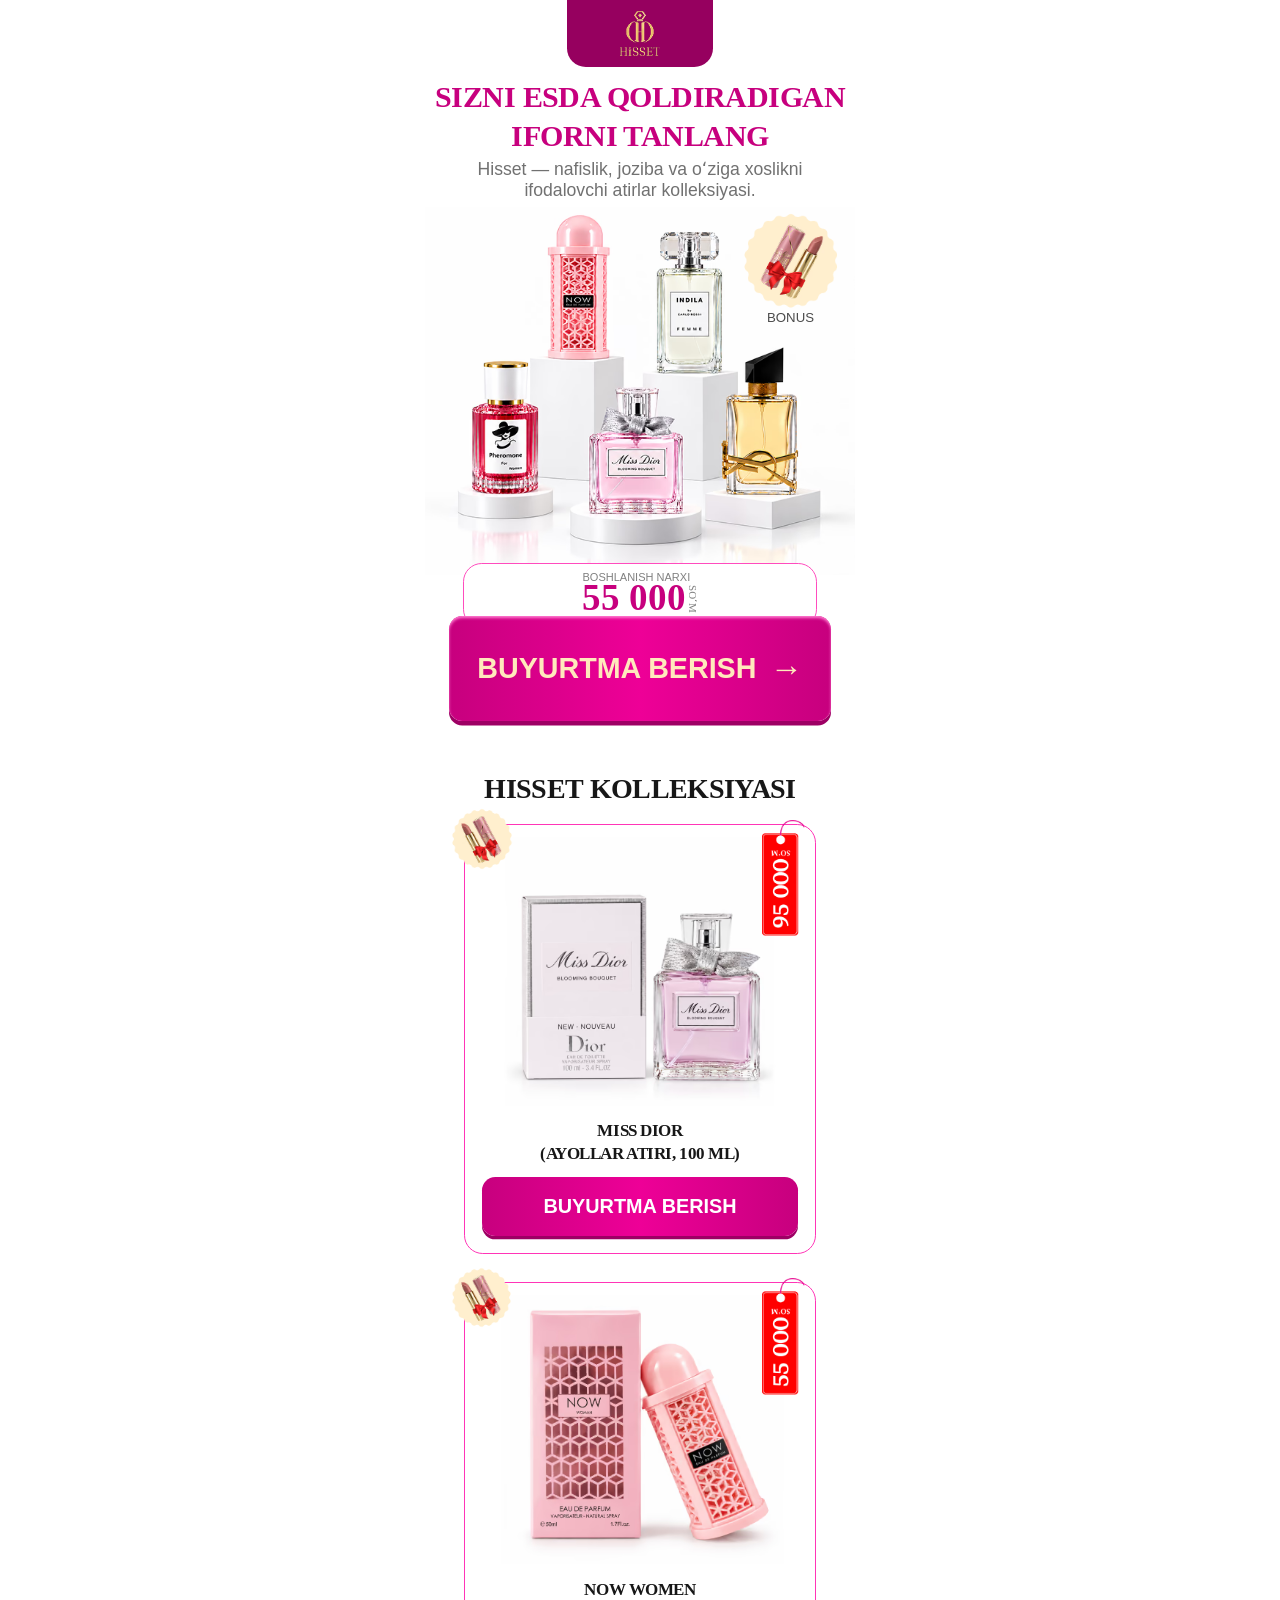
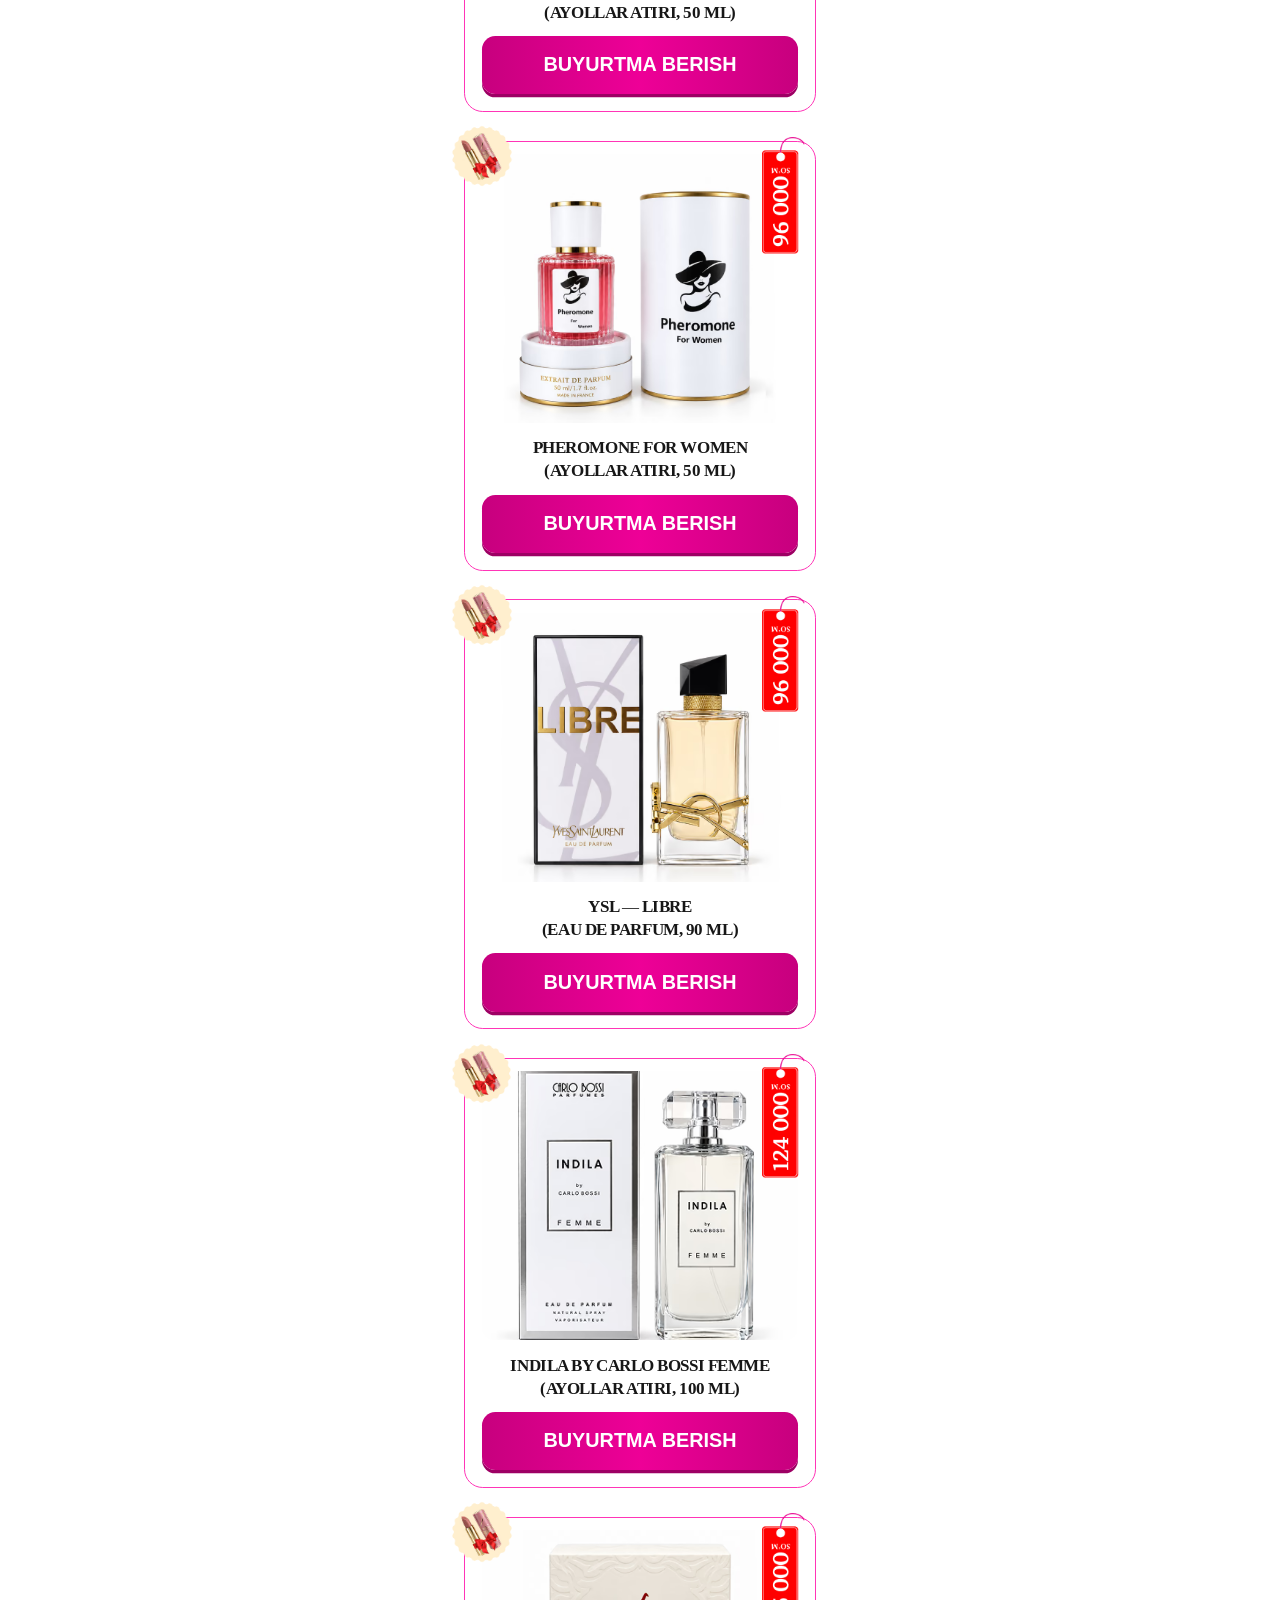
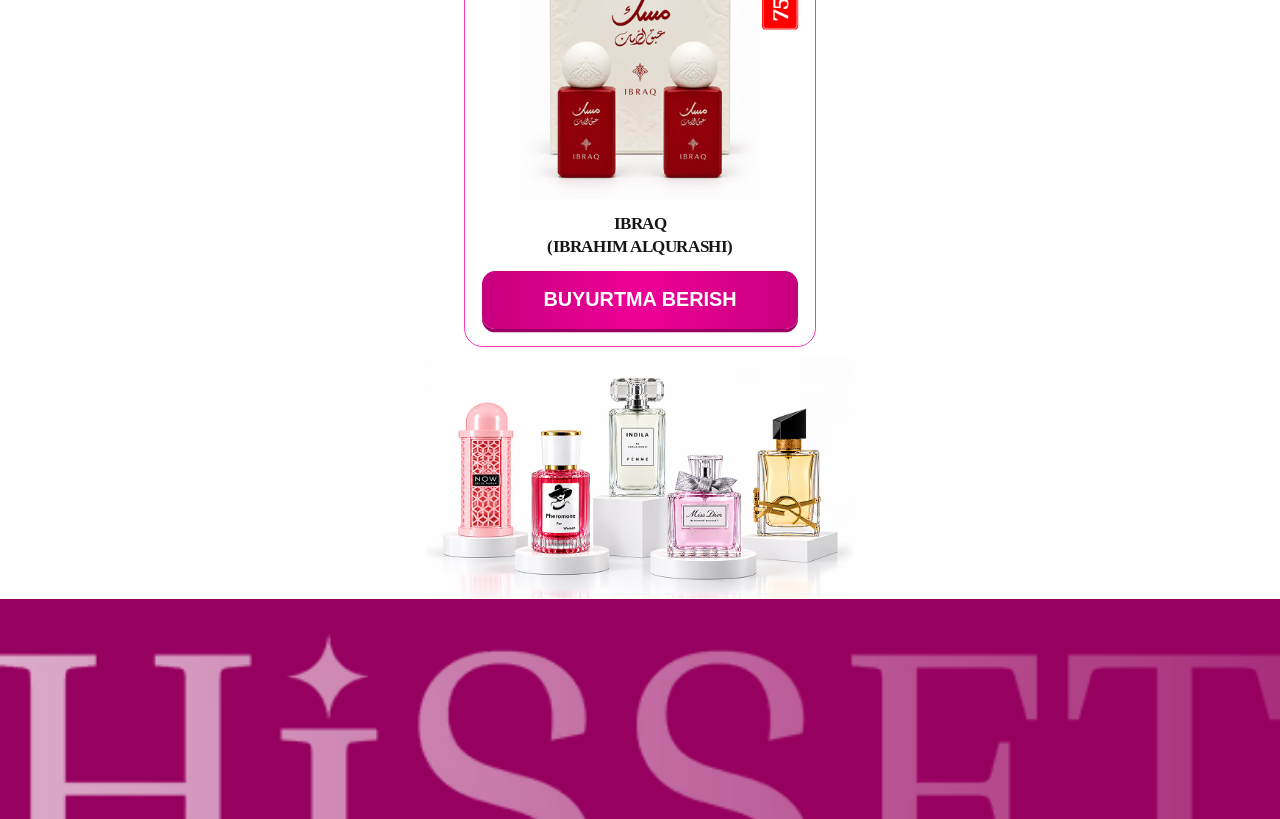
<file: index.html>
<!doctype html>
<html lang="uz">
  <head>
    <meta charset="UTF-8" />
    <meta name="viewport" content="width=device-width, initial-scale=1" />
    <title>Hisset — atirlar kolleksiyasi</title>
    <meta name="description" content="Sizni esda qoldiradigan iforni tanlang. Hisset atirlari — 55 000 soʻmdan 124 000 soʻmgacha." />
    <meta name="theme-color" content="#96005f" />
    <link rel="canonical" href="https://hisset-parfume.vercel.app/" />
    <style>
@font-face{font-family:Tinos;src:url(./fonts/tinos-700-caps.woff2);font-weight:700;font-display:swap}:root{--s:min(100vw / 390,430px / 390);--c-bg:#fff;--c-ink:#171717;--c-accent:#c7007e;--c-accent-2:#ee0097;--c-on-cta:#fff;--c-brand:#96005f}*{margin:0;padding:0;box-sizing:border-box}html{-webkit-text-size-adjust:100%;scrollbar-width:none}body{min-height:100vh;background:var(--c-bg);color:var(--c-ink);font-family:Arial,-apple-system,"Segoe UI",Roboto,system-ui,sans-serif;-webkit-font-smoothing:antialiased}.page{max-width:430px;margin-inline:auto;overflow:hidden}.brand{width:calc(133 * var(--s));height:calc(61 * var(--s));margin-inline:auto;padding-top:calc(9 * var(--s));border-radius:0 0 calc(17 * var(--s)) calc(17 * var(--s));background:var(--c-brand)}.brand_logo{display:block;width:calc(37 * var(--s));height:calc(42 * var(--s));margin-inline:auto;background:url(./assets/hisset-logo.avif) center/contain no-repeat}.hero{position:relative;padding-top:calc(10 * var(--s));text-align:center}.hero_title{position:relative;z-index:1;min-height:calc(70 * var(--s));font-family:Tinos,"Times New Roman",serif;font-size:calc(27 * var(--s));font-weight:700;line-height:calc(35 * var(--s));text-transform:uppercase;color:var(--c-accent);letter-spacing:calc(-.5 * var(--s));white-space:nowrap}.hero_sub{position:relative;z-index:1;max-width:calc(309 * var(--s));height:calc(38 * var(--s));margin:calc(3 * var(--s)) auto 0;font-size:calc(16 * var(--s));line-height:calc(19 * var(--s));color:#717171}.hero_visual{position:relative;width:100%;max-width:none;height:calc(334 * var(--s));margin:calc(6 * var(--s)) 0 0;background:url(./assets/hisset-hero-bg.avif) center/cover no-repeat}.bonus{position:absolute;display:block;width:calc(56 * var(--s));height:calc(56 * var(--s));background:url(./assets/hisset-bonus.avif) center/contain no-repeat}.hero_bonus{position:absolute;top:calc(131 * var(--s));right:calc(14 * var(--s));width:calc(89 * var(--s));height:calc(106 * var(--s))}.hero_bonus .bonus{width:calc(89 * var(--s));height:calc(89 * var(--s));background-image:url(./assets/hisset-hero-bonus.avif)}.bonus_label{position:absolute;top:calc(89 * var(--s));left:0;width:100%;font-size:calc(12 * var(--s));line-height:calc(14 * var(--s));text-transform:uppercase;color:#4c4c4c}.price{position:relative;z-index:1;display:flex;justify-content:center;align-items:center;width:calc(321 * var(--s));height:calc(59 * var(--s));margin:calc(-11 * var(--s)) auto 0;border:1px solid #ff4cbe;border-radius:calc(17 * var(--s));background:#fff}.price_current{position:relative;display:flex;align-items:center;padding-top:calc(5 * var(--s));color:var(--c-accent)}.price_current strong{font-family:Tinos,"Times New Roman",serif;font-size:calc(34 * var(--s));line-height:calc(42 * var(--s))}.price_each{white-space:nowrap;position:absolute;left:0;top:0;font-family:Arial,sans-serif;font-size:calc(10 * var(--s));line-height:calc(13 * var(--s));color:#808080;text-transform:uppercase}.price_currency{font-family:serif;font-size:calc(10 * var(--s));line-height:1;writing-mode:vertical-rl;text-transform:uppercase;color:#808080}.cta{text-decoration:none;display:flex;align-items:center;justify-content:center;width:100%;height:calc(53 * var(--s));border:0;border-radius:calc(12 * var(--s));background:linear-gradient(90deg,var(--c-accent),var(--c-accent-2),var(--c-accent));box-shadow:0 calc(3 * var(--s)) 0 #9d0064;color:#fff;font-family:Arial,sans-serif;font-size:calc(18 * var(--s));font-weight:700;line-height:1.2;text-transform:uppercase;cursor:pointer}.cta:active{transform:translateY(calc(2 * var(--s)));box-shadow:none}.cta:focus-visible{outline:3px solid var(--c-brand);outline-offset:4px}.cta_hero{position:relative;z-index:2;width:calc(346 * var(--s));height:calc(95 * var(--s));margin:calc(-11 * var(--s)) auto 0;gap:calc(12 * var(--s));font-size:calc(26 * var(--s));color:#ffe9bc;box-shadow:0 calc(4 * var(--s)) 0 #9d0064,inset 0 2px 3px #ff7cd0}.cta_hero span{font-size:calc(30 * var(--s));font-weight:400}.collection{padding-top:calc(44 * var(--s))}
    </style>
    <link rel="stylesheet" href="./css/main.css" media="print" onload="this.media='all'" />
    <noscript><link rel="stylesheet" href="./css/main.css" /></noscript>
  </head>
  <body>
    <div class="page">
      <header class="brand"><span class="brand_logo" role="img" aria-label="Hisset"></span></header>
      <main>
        <section class="hero" aria-labelledby="hero-title">
          <h1 class="hero_title" id="hero-title">Sizni esda qoldiradigan<br />iforni tanlang</h1>
          <p class="hero_sub">Hisset — nafislik, joziba va oʻziga xoslikni ifodalovchi atirlar kolleksiyasi.</p>
          <div class="hero_visual" role="img" aria-label="Hisset kolleksiyasidagi beshta ayollar atiri"></div>
          <div class="hero_bonus"><span class="bonus" role="img" aria-label="Bonus: lab boʻyogʻi"></span><span class="bonus_label">Bonus</span></div>
          <p class="price"><span class="price_current"><span class="price_each">Boshlanish narxi</span><strong>55 000</strong><span class="price_currency">soʻm</span></span></p>
          <a class="cta cta_hero" href="https://t.me/hisset_officialbot">Buyurtma berish <span aria-hidden="true">→</span></a>
        </section>
        <section class="collection" aria-labelledby="collection-title">
          <h2 class="collection_title" id="collection-title">Hisset kolleksiyasi</h2>
          <ul class="products">
          <li class="product" data-product-id="miss-dior">
            <span class="bonus" role="img" aria-label="Bonus: lab boʻyogʻi"></span>
            <img class="product_price" src="./assets/hisset-price-95000.avif" alt="95 000 soʻm" width="39" height="107" loading="lazy" decoding="async" />
            <a class="product_image_link" aria-label="Miss Dior — Telegramda koʻrish" href="https://t.me/hisset_officialbot?start=1001"><img class="product_image" src="./assets/hisset-miss-dior.avif" alt="Miss Dior atiri va qutisi" width="287" height="244" loading="lazy" decoding="async" /></a>
            <h3 class="product_title">Miss Dior<br />(Ayollar atiri, 100 ml)</h3>
            <a class="cta" aria-label="Miss Dior — buyurtma berish" href="https://t.me/hisset_officialbot?start=1001">Buyurtma berish</a>
          </li>
          <li class="product" data-product-id="now-woman">
            <span class="bonus" role="img" aria-label="Bonus: lab boʻyogʻi"></span>
            <img class="product_price" src="./assets/hisset-price-55000.avif" alt="55 000 soʻm" width="39" height="107" loading="lazy" decoding="async" />
            <a class="product_image_link" aria-label="NOW Women — Telegramda koʻrish" href="https://t.me/hisset_officialbot?start=1004"><img class="product_image" src="./assets/hisset-now-woman.avif" alt="NOW Women atiri va qutisi" width="287" height="244" loading="lazy" decoding="async" /></a>
            <h3 class="product_title">NOW Women<br />(Ayollar atiri, 50 ml)</h3>
            <a class="cta" aria-label="NOW Women — buyurtma berish" href="https://t.me/hisset_officialbot?start=1004">Buyurtma berish</a>
          </li>
          <li class="product" data-product-id="pheromone">
            <span class="bonus" role="img" aria-label="Bonus: lab boʻyogʻi"></span>
            <img class="product_price" src="./assets/hisset-price-96000.avif" alt="96 000 soʻm" width="39" height="107" loading="lazy" decoding="async" />
            <a class="product_image_link" aria-label="Pheromone For Women — Telegramda koʻrish" href="https://t.me/hisset_officialbot?start=1005"><img class="product_image" src="./assets/hisset-pheromone.avif" alt="Pheromone For Women atiri va qutisi" width="287" height="244" loading="lazy" decoding="async" /></a>
            <h3 class="product_title">Pheromone For Women<br />(Ayollar atiri, 50 ml)</h3>
            <a class="cta" aria-label="Pheromone For Women — buyurtma berish" href="https://t.me/hisset_officialbot?start=1005">Buyurtma berish</a>
          </li>
          <li class="product" data-product-id="libre">
            <span class="bonus" role="img" aria-label="Bonus: lab boʻyogʻi"></span>
            <img class="product_price" src="./assets/hisset-price-96000.avif" alt="96 000 soʻm" width="39" height="107" loading="lazy" decoding="async" />
            <a class="product_image_link" aria-label="YSL — Libre — Telegramda koʻrish" href="https://t.me/hisset_officialbot?start=1003"><img class="product_image" src="./assets/hisset-libre.avif" alt="YSL Libre atiri va qutisi" width="287" height="244" loading="lazy" decoding="async" /></a>
            <h3 class="product_title">YSL — Libre<br />(Eau de Parfum, 90 ml)</h3>
            <a class="cta" aria-label="YSL — Libre — buyurtma berish" href="https://t.me/hisset_officialbot?start=1003">Buyurtma berish</a>
          </li>
          <li class="product" data-product-id="indila">
            <span class="bonus" role="img" aria-label="Bonus: lab boʻyogʻi"></span>
            <img class="product_price product_price_long" src="./assets/hisset-price-124000.avif" alt="124 000 soʻm" width="39" height="113" loading="lazy" decoding="async" />
            <a class="product_image_link" aria-label="Indila by Carlo Bossi Femme — Telegramda koʻrish" href="https://t.me/hisset_officialbot?start=1002"><img class="product_image" src="./assets/hisset-indila.avif" alt="Indila by Carlo Bossi Femme atiri va qutisi" width="287" height="244" loading="lazy" decoding="async" /></a>
            <h3 class="product_title">Indila by Carlo Bossi Femme<br />(Ayollar atiri, 100 ml)</h3>
            <a class="cta" aria-label="Indila by Carlo Bossi Femme — buyurtma berish" href="https://t.me/hisset_officialbot?start=1002">Buyurtma berish</a>
          </li>
          <li class="product" data-product-id="ibraq">
            <span class="bonus" role="img" aria-label="Bonus: lab boʻyogʻi"></span>
            <img class="product_price" src="./assets/hisset-price-75000.avif" alt="75 000 soʻm" width="39" height="107" loading="lazy" decoding="async" />
            <a class="product_image_link" aria-label="Ibraq — Telegramda koʻrish" href="https://t.me/hisset_officialbot?start=1011"><img class="product_image" src="./assets/hisset-ibraq.avif" alt="Ibraq atiri va qutisi" width="287" height="244" loading="lazy" decoding="async" /></a>
            <h3 class="product_title">Ibraq<br />(Ibrahim Alqurashi)</h3>
            <a class="cta" aria-label="Ibraq — buyurtma berish" href="https://t.me/hisset_officialbot?start=1011">Buyurtma berish</a>
          </li>
          </ul>
        </section>
        <img class="collection_image" src="./assets/hisset-collection-bg.avif" alt="Hisset atirlari kolleksiyasi" width="390" height="219" loading="lazy" decoding="async" />
      </main>
    </div>
    <footer class="footer" aria-label="Hisset"><span class="footer_logo" role="img" aria-label="Hisset"></span></footer>
    <!-- Meta Pixel Code -->
<script defer>
!function(f,b,e,v,n,t,s)
{if(f.fbq)return;n=f.fbq=function(){n.callMethod?
n.callMethod.apply(n,arguments):n.queue.push(arguments)};
if(!f._fbq)f._fbq=n;n.push=n;n.loaded=!0;n.version='2.0';
n.queue=[];t=b.createElement(e);t.async=!0;
t.src=v;s=b.getElementsByTagName(e)[0];
s.parentNode.insertBefore(t,s)}(window, document,'script',
'https://connect.facebook.net/en_US/fbevents.js');
fbq('init', '1698644795296766');
fbq('track', 'PageView');
</script>
<noscript><img height="1" width="1" style="display:none"
src="https://www.facebook.com/tr?id=1698644795296766&ev=PageView&noscript=1"
/></noscript>
<!-- End Meta Pixel Code -->
    <script>
      document.addEventListener("click", function (e) {
        var cta = e.target.closest(".cta");
        if (!cta || !window.fbq) return;
        var card = cta.closest("[data-product-id]");
        var price = card ? card.querySelector(".product_price").alt : document.querySelector(".price_current strong").textContent;
        var data = { value: +price.replace(/\D/g, ""), currency: "UZS" };
        if (card) {
          data.content_ids = [card.dataset.productId];
          data.content_type = "product";
        }
        fbq("track", "Purchase", data);
      });
    </script>
  </body>
</html>
</file>
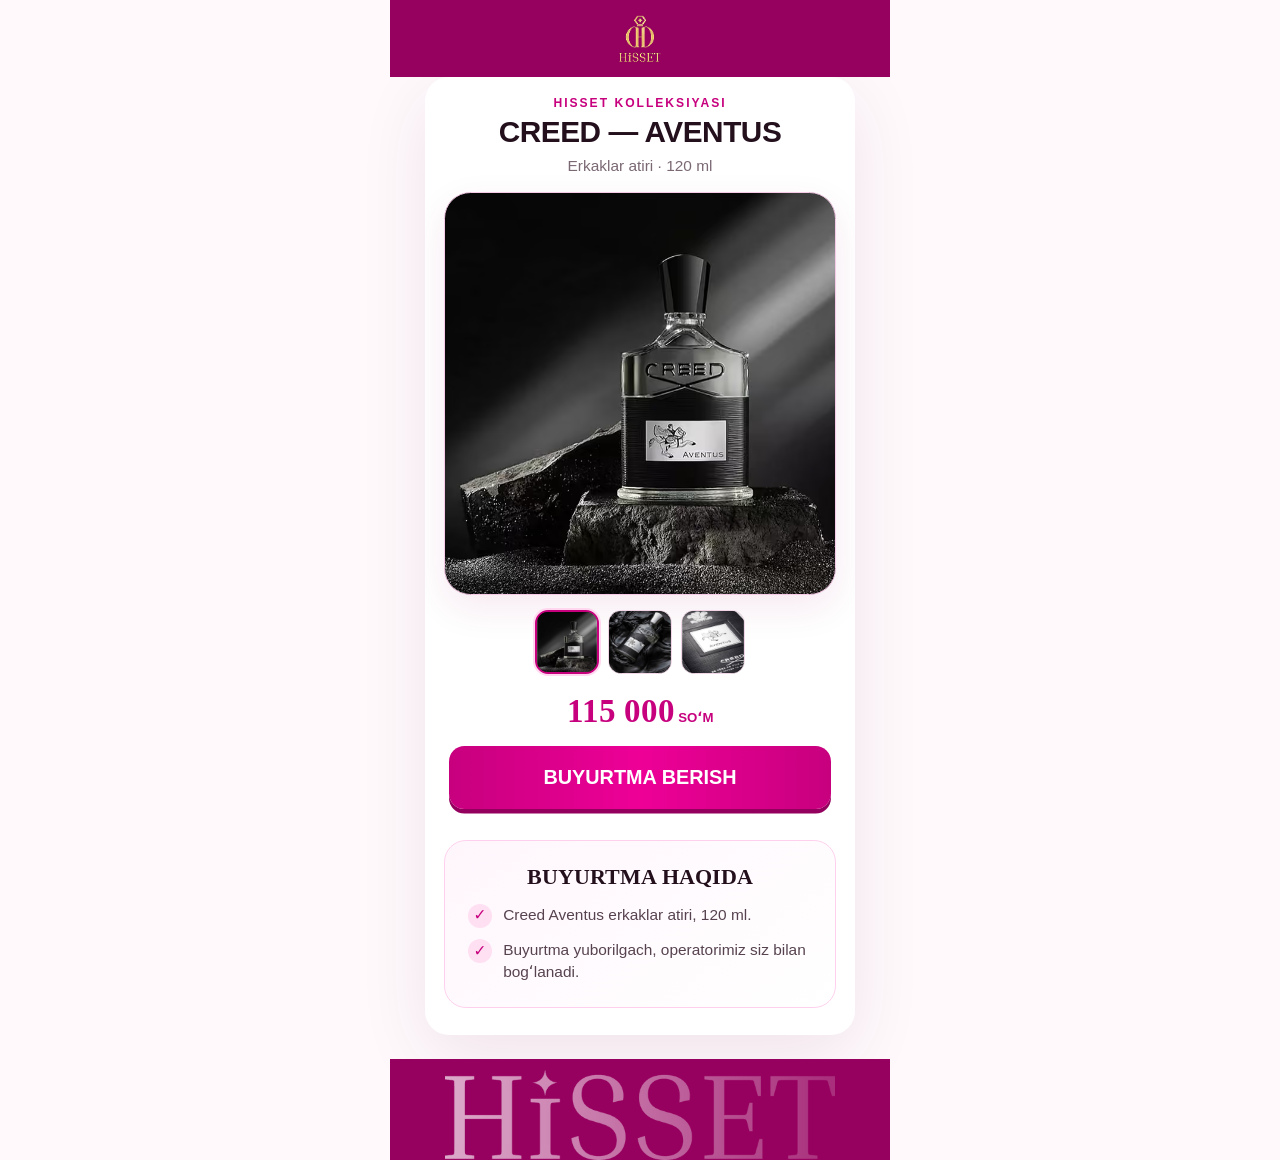
<file: creed/index.html>
<!doctype html>
<html lang="uz">
  <head>
    <meta charset="UTF-8" />
    <meta name="viewport" content="width=device-width, initial-scale=1" />
    <title>Creed Aventus — Hisset</title>
    <meta name="description" content="Creed Aventus erkaklar atiri, 120 ml. Narxi 115 000 soʻm. Hisset Shop orqali buyurtma bering." />
    <meta name="theme-color" content="#96005f" />
    <link rel="canonical" href="https://hisset-parfume.vercel.app/creed/" />
    <style>
@font-face{font-family:Tinos;src:url(../fonts/tinos-700-caps.woff2);font-weight:700;font-display:swap}:root{--s:min(100vw / 390,430px / 390);--c-bg:#fff9fc;--c-paper:#fff;--c-ink:#23101c;--c-muted:#7a6873;--c-accent:#c7007e;--c-accent-2:#ee0097;--c-brand:#96005f}*{box-sizing:border-box}html{-webkit-text-size-adjust:100%;scrollbar-width:none}body{margin:0;min-height:100vh;background:var(--c-bg);color:var(--c-ink);font-family:Arial,-apple-system,"Segoe UI",Roboto,system-ui,sans-serif;-webkit-font-smoothing:antialiased}.page{width:100%;max-width:430px;margin-inline:auto;overflow:hidden;background:var(--c-paper)}.brand{position:relative;width:100%;max-width:500px;height:calc(70 * var(--s));margin-inline:auto;background:var(--c-brand)}.brand_logo{position:absolute;top:50%;left:50%;display:block;width:calc(37 * var(--s));height:calc(42 * var(--s));margin:0;background:url(../assets/hisset-logo.avif) center/contain no-repeat;transform:translate(-50%,-50%)}.thumb:focus-visible{outline:3px solid #fff;outline-offset:3px}.product_heading{padding:calc(17 * var(--s)) calc(22 * var(--s)) calc(14 * var(--s));text-align:center}.gallery{padding:0 calc(17 * var(--s))}.product_visual{height:calc(365 * var(--s));border:1px solid #f4cae6;border-radius:calc(24 * var(--s));background-color:#171717;background-image:url(../assets/target/creed-gallery-bg-1.avif);background-position:center;background-repeat:no-repeat;background-size:auto 125%;box-shadow:0 calc(12 * var(--s)) calc(34 * var(--s)) rgba(150,0,95,.09)}.thumbs{display:flex;justify-content:safe center;gap:calc(8 * var(--s));margin-top:calc(11 * var(--s));overflow-x:auto;padding:calc(3 * var(--s));scrollbar-width:none;-ms-overflow-style:none}.thumbs::-webkit-scrollbar{display:none}.thumb{flex:0 0 calc(58 * var(--s));width:calc(58 * var(--s));height:calc(58 * var(--s));padding:0;overflow:hidden;border:1px solid #efd5e5;border-radius:calc(12 * var(--s));background-color:#fff;background-image:var(--gallery-image);background-position:center;background-repeat:no-repeat;background-size:auto 125%;cursor:pointer}.thumb[aria-pressed=true]{border:2px solid var(--c-accent);box-shadow:0 0 0 2px #ffd7ef}.thumb img{display:block;width:100%;height:100%;object-fit:cover}.product_copy{padding:calc(14 * var(--s)) calc(22 * var(--s)) 0;text-align:center}.eyebrow{margin:0 0 calc(5 * var(--s));color:var(--c-accent);font-size:calc(11 * var(--s));font-weight:800;letter-spacing:calc(1.8 * var(--s));text-transform:uppercase}.product_title{margin:0;font-family:Arial,-apple-system,"Segoe UI",Roboto,system-ui,sans-serif;font-size:calc(27 * var(--s));font-weight:700;line-height:calc(31 * var(--s));letter-spacing:calc(-.4 * var(--s));text-transform:uppercase}.product_meta{margin:calc(6 * var(--s)) 0 0;color:var(--c-muted);font-size:calc(14 * var(--s));line-height:1.35}.price_line{display:flex;align-items:baseline;justify-content:center;gap:calc(12 * var(--s));margin:0}.current_price{color:var(--c-accent);font-size:calc(12 * var(--s));font-weight:700;text-transform:uppercase}.current_price strong{font-family:Tinos,"Times New Roman",serif;font-size:calc(30 * var(--s))}.cta{display:flex;align-items:center;justify-content:center;width:100%;height:calc(57 * var(--s));margin-top:calc(15 * var(--s));border:0;border-radius:calc(14 * var(--s));background:linear-gradient(90deg,var(--c-accent),var(--c-accent-2),var(--c-accent));box-shadow:0 calc(4 * var(--s)) 0 #94005e;color:#fff;font-family:Arial,sans-serif;font-size:calc(18 * var(--s));font-weight:800;text-transform:uppercase;cursor:pointer}.thumb--1{--gallery-image:url(../assets/target/creed-gallery-bg-1.avif)}.thumb--2{--gallery-image:url(../assets/target/creed-gallery-bg-2.avif)}.cta:active{transform:translateY(calc(2 * var(--s)));box-shadow:none}.cta:focus-visible,.modal_submit:focus-visible,.modal_close:focus-visible{outline:3px solid var(--c-brand);outline-offset:2px}.field_control:hover:not(:disabled){border-color:#d8afc8}.modal_submit:not(:disabled):hover{filter:brightness(1.05);transform:translateY(-1px);box-shadow:0 10px 24px rgba(181,0,115,.28)}.modal_submit:not(:disabled):active{transform:translateY(1px);box-shadow:0 5px 12px rgba(181,0,115,.22)}.select_trigger:hover:not(:disabled){border-color:#d8afc8;background:#fff}.thumb--3{--gallery-image:url(../assets/target/creed-gallery-bg-3.avif)}
    </style>
    <link rel="stylesheet" href="./css/main.css" media="print" onload="this.media='all'" />
    <noscript><link rel="stylesheet" href="./css/main.css" /></noscript>
  </head>
  <body data-product-id="creed" data-product-code="1012">
    <header class="brand">
      <span class="brand_logo" role="img" aria-label="Hisset"></span>
    </header>
    <div class="page">
      <main>
        <section class="product_heading" aria-labelledby="product-title">
          <p class="eyebrow">Hisset kolleksiyasi</p>
          <h1 class="product_title" id="product-title">Creed — Aventus</h1>
          <p class="product_meta">Erkaklar atiri · 120 ml</p>
        </section>
        <section class="gallery" aria-label="Creed Aventus rasmlari">
          <div class="product_visual" role="img" aria-label="Creed Aventus atiri — 1-rasm"></div>
          <div class="thumbs" aria-label="Rasm tanlash"><button class="thumb thumb--1" type="button" data-gallery-index="1" data-gallery-zoom="1.25" data-gallery-alt="Creed Aventus atiri — 1-rasm" aria-label="1-rasmni kattalashtirish" aria-pressed="true"><img src="../assets/target/creed-gallery-bg-1.avif" alt="Creed Aventus atiri — 1-rasm" width="58" height="58" loading="lazy" decoding="async" /></button>
<button class="thumb thumb--2" type="button" data-gallery-index="2" data-gallery-zoom="1.24" data-gallery-alt="Creed Aventus atiri — 2-rasm" aria-label="2-rasmni kattalashtirish" aria-pressed="false"><img src="../assets/target/creed-gallery-bg-2.avif" alt="Creed Aventus atiri — 2-rasm" width="58" height="58" loading="lazy" decoding="async" /></button>
<button class="thumb thumb--3" type="button" data-gallery-index="3" data-gallery-zoom="1.25" data-gallery-alt="Creed Aventus atiri — 3-rasm" aria-label="3-rasmni kattalashtirish" aria-pressed="false"><img src="../assets/target/creed-gallery-bg-3.avif" alt="Creed Aventus atiri — 3-rasm" width="58" height="58" loading="lazy" decoding="async" /></button></div>
        </section>
        <section class="product_copy" aria-label="Narx va buyurtma">
          <p class="price_line"><span class="current_price"><strong>115 000</strong> soʻm</span></p>
          <button class="cta js_order" type="button">Buyurtma berish</button>
        </section>
        <section class="offer" aria-labelledby="offer-title">
          <h2 class="offer_title" id="offer-title">Buyurtma haqida</h2>
          <ul class="offer_list">
            <li>Creed Aventus erkaklar atiri, 120 ml.</li>
            <li>Buyurtma yuborilgach, operatorimiz siz bilan bogʻlanadi.</li>
          </ul>
        </section>
      </main>
    </div>
    <footer class="footer" aria-label="Hisset"><span class="footer_logo" role="img" aria-label="Hisset"></span></footer>
    <dialog class="order_modal" id="order-modal" aria-label="Buyurtma berish">
      <div class="modal_inner">
        <button class="modal_close" type="button" aria-label="Yopish">×</button>
        <form class="order_form" id="order-form" novalidate>
          <fieldset class="form_step" data-step="1">
            <legend class="step_title" tabindex="-1">Siz bilan bogʻlanish</legend>
            <label class="field">Ism va familiya<input class="field_control" name="full_name" autocomplete="name" minlength="2" maxlength="120" placeholder="Ism va familiyangiz" required /></label>
            <label class="field field_phone">Telefon raqami<span class="phone_control"><span class="phone_prefix" aria-hidden="true">+998</span><input class="field_control phone_input" name="phone" type="tel" inputmode="numeric" autocomplete="tel-national" maxlength="24" pattern="[0-9]{2} [0-9]{3} [0-9]{2} [0-9]{2}" placeholder="90 123 45 67" aria-label="Oʻzbekiston telefon raqami" required /></span></label>
          </fieldset>
          <fieldset class="form_step" data-step="2" hidden disabled>
            <legend class="step_title" tabindex="-1">Buyurtmani qayerga yuboramiz?</legend>
            <div class="field_row">
              <div class="field"><label class="field_label" for="region">Viloyat</label><select class="field_control" id="region" name="region" autocomplete="address-level1" required disabled><option value="">Yuklanmoqda…</option></select></div>
              <div class="field"><label class="field_label" for="district">Shahar yoki tuman</label><select class="field_control" id="district" name="district" autocomplete="address-level2" required disabled><option value="">Avval viloyatni tanlang</option></select></div>
            </div>
            <div class="field_row">
              <div class="field"><label class="field_label" for="post-type">Pochta</label><select class="field_control" id="post-type" name="post_type" required disabled><option value="">Tanlang</option></select></div>
              <div class="field"><label class="field_label" for="post-office">Filial</label><select class="field_control" id="post-office" name="post_office" required disabled><option value="">Tuman va pochtani tanlang</option></select></div>
            </div>
            <label class="field">Qoʻshimcha manzil yoki moʻljal (ixtiyoriy)<textarea class="field_control" name="address_note" maxlength="500" placeholder="Ixtiyoriy"></textarea></label>
            <p class="delivery_hint">Yetkazib berish tafsilotlarini operatorimiz siz bilan aniqlashtiradi.</p>
          </fieldset>
          <p class="form_status" id="form-status" role="status" aria-live="polite" hidden></p>
          <button class="delivery_retry" type="button" hidden>Qayta yuklash</button>
          <div class="form_actions">
            <button class="modal_submit" type="submit" disabled>Davom etish →</button>
          </div>
        </form>
        <section class="payment_panel" tabindex="-1" aria-live="polite" hidden>
          <p class="payment_success">✓ Buyurtmangiz qabul qilindi. Tez orada operatorimiz siz bilan bogʻlanadi.</p>
          <div class="payment_summary"><span>Tanlangan mahsulot</span><strong class="payment_product"></strong><b class="payment_amount"></b><small class="payment_description"></small></div>
          <a class="payment_action" href="#"><span>Telegram orqali bogʻlanish</span><span class="modal_help_icon" aria-hidden="true"><svg width="21" height="21" viewBox="0 0 24 24" fill="currentColor" focusable="false"><path d="M21.7 3.2 18.5 19c-.2 1.1-.9 1.4-1.8.9l-4.9-3.6-2.4 2.3c-.3.3-.5.5-1 .5l.4-5 9.1-8.2c.4-.4-.1-.6-.6-.2L6 12.8l-4.8-1.5c-1-.3-1.1-1 .2-1.5L20.1 2.6c.9-.3 1.8.2 1.6.6Z"/></svg></span></a>
          <a class="payment_channel" href="https://t.me/+vE3ujSZuXVU3YmFi" target="_blank" rel="noopener noreferrer">Bizni Telegram kanalida kuzatib boring</a>
        </section>
        <a class="modal_help" href="https://t.me/hisset_officialbot" target="_blank" rel="noopener noreferrer" aria-label="Telegram orqali bogʻlanish (yangi oynada)">
          <span class="modal_help_label">Telegram orqali bogʻlanish</span>
          <span class="modal_help_icon" aria-hidden="true"><svg width="21" height="21" viewBox="0 0 24 24" fill="currentColor" focusable="false"><path d="M21.7 3.2 18.5 19c-.2 1.1-.9 1.4-1.8.9l-4.9-3.6-2.4 2.3c-.3.3-.5.5-1 .5l.4-5 9.1-8.2c.4-.4-.1-.6-.6-.2L6 12.8l-4.8-1.5c-1-.3-1.1-1 .2-1.5L20.1 2.6c.9-.3 1.8.2 1.6.6Z"/></svg></span>
        </a>
      </div>
    </dialog>
    <script src="../js/product-page.js" defer></script>
  </body>
</html>
</file>
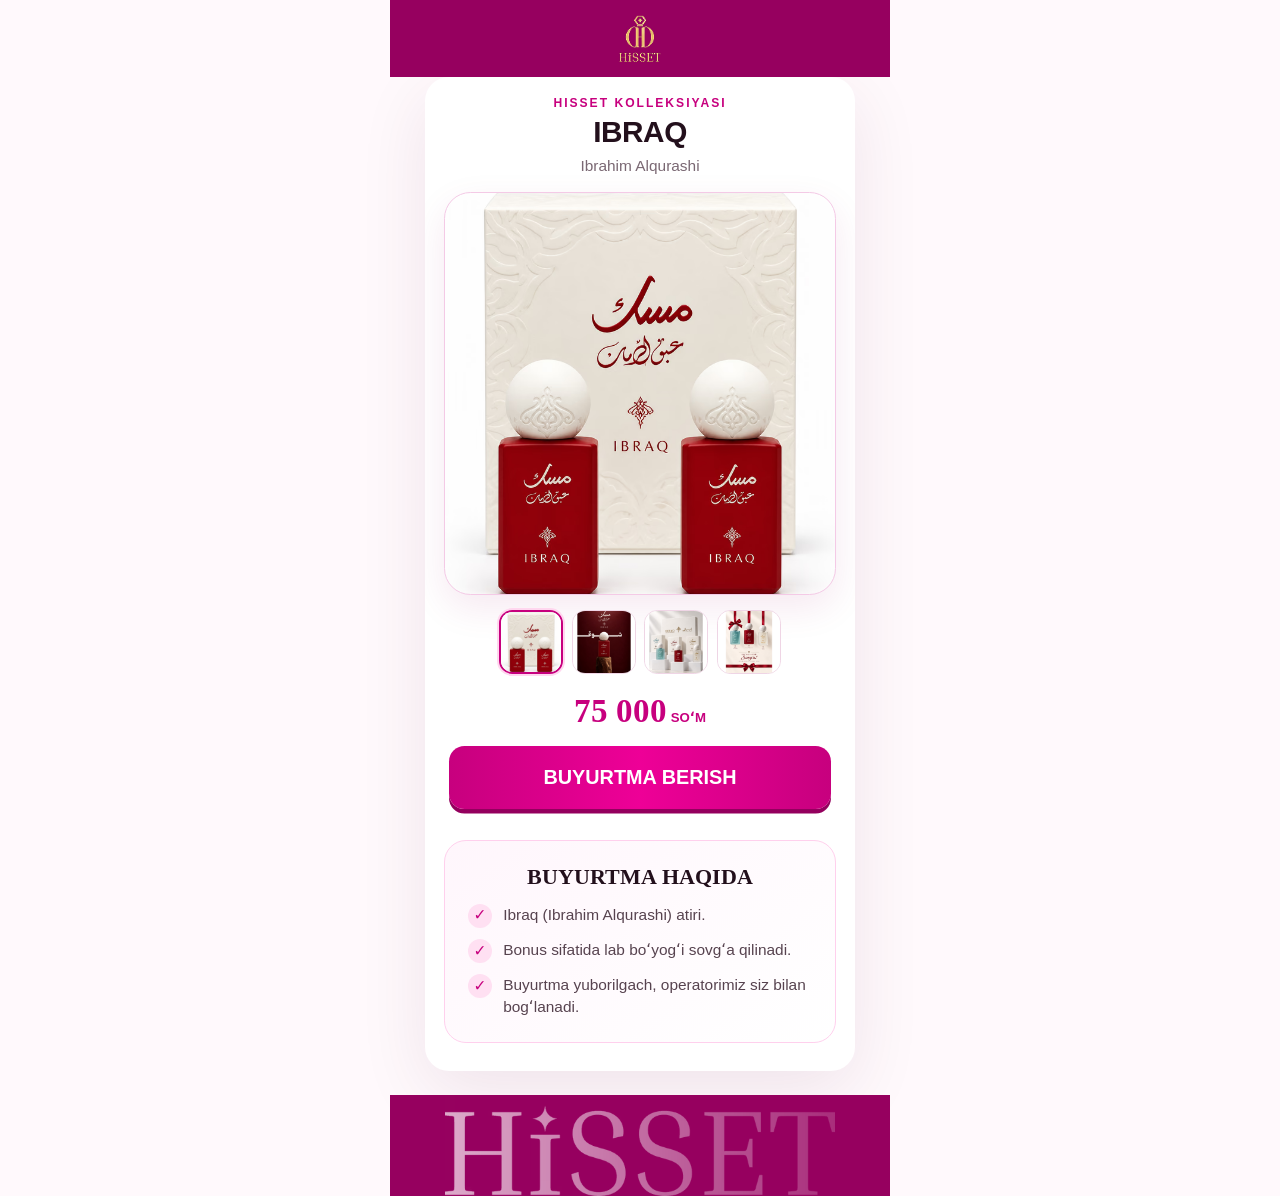
<file: ibraq/index.html>
<!doctype html>
<html lang="uz">
  <head>
    <meta charset="UTF-8" />
    <meta name="viewport" content="width=device-width, initial-scale=1" />
    <title>Ibraq — Hisset</title>
    <meta name="description" content="Ibraq (Ibrahim Alqurashi) atiri. Narxi 75 000 soʻm. Hisset Shop orqali buyurtma bering." />
    <meta name="theme-color" content="#96005f" />
    <link rel="canonical" href="https://hisset-parfume.vercel.app/ibraq/" />
    <style>
@font-face{font-family:Tinos;src:url(../fonts/tinos-700-caps.woff2);font-weight:700;font-display:swap}:root{--s:min(100vw / 390,430px / 390);--c-bg:#fff9fc;--c-paper:#fff;--c-ink:#23101c;--c-muted:#7a6873;--c-accent:#c7007e;--c-accent-2:#ee0097;--c-brand:#96005f}*{box-sizing:border-box}html{-webkit-text-size-adjust:100%;scrollbar-width:none}body{margin:0;min-height:100vh;background:var(--c-bg);color:var(--c-ink);font-family:Arial,-apple-system,"Segoe UI",Roboto,system-ui,sans-serif;-webkit-font-smoothing:antialiased}.page{width:100%;max-width:430px;margin-inline:auto;overflow:hidden;background:var(--c-paper)}.brand{position:relative;width:100%;max-width:500px;height:calc(70 * var(--s));margin-inline:auto;background:var(--c-brand)}.brand_logo{position:absolute;top:50%;left:50%;display:block;width:calc(37 * var(--s));height:calc(42 * var(--s));margin:0;background:url(../assets/hisset-logo.avif) center/contain no-repeat;transform:translate(-50%,-50%)}.thumb:focus-visible{outline:3px solid #fff;outline-offset:3px}.product_heading{padding:calc(17 * var(--s)) calc(22 * var(--s)) calc(14 * var(--s));text-align:center}.gallery{padding:0 calc(17 * var(--s))}.product_visual{height:calc(365 * var(--s));border:1px solid #f4cae6;border-radius:calc(24 * var(--s));background-color:#faf7f9;background-image:url(../assets/target/ibraq-gallery-bg-1.avif);background-position:center;background-repeat:no-repeat;background-size:cover;box-shadow:0 calc(12 * var(--s)) calc(34 * var(--s)) rgba(150,0,95,.09)}.thumbs{display:flex;justify-content:safe center;gap:calc(8 * var(--s));margin-top:calc(11 * var(--s));overflow-x:auto;padding:calc(3 * var(--s));scrollbar-width:none;-ms-overflow-style:none}.thumbs::-webkit-scrollbar{display:none}.thumb{flex:0 0 calc(58 * var(--s));width:calc(58 * var(--s));height:calc(58 * var(--s));padding:0;overflow:hidden;border:1px solid #efd5e5;border-radius:calc(12 * var(--s));background:#fff;cursor:pointer}.thumb[aria-pressed=true]{border:2px solid var(--c-accent);box-shadow:0 0 0 2px #ffd7ef}.thumb img{display:block;width:100%;height:100%;object-fit:cover}.product_copy{padding:calc(14 * var(--s)) calc(22 * var(--s)) 0;text-align:center}.eyebrow{margin:0 0 calc(5 * var(--s));color:var(--c-accent);font-size:calc(11 * var(--s));font-weight:800;letter-spacing:calc(1.8 * var(--s));text-transform:uppercase}.product_title{margin:0;font-family:Arial,-apple-system,"Segoe UI",Roboto,system-ui,sans-serif;font-size:calc(27 * var(--s));font-weight:700;line-height:calc(31 * var(--s));letter-spacing:calc(-.4 * var(--s));text-transform:uppercase}.product_meta{margin:calc(6 * var(--s)) 0 0;color:var(--c-muted);font-size:calc(14 * var(--s));line-height:1.35}.price_line{display:flex;align-items:baseline;justify-content:center;gap:calc(12 * var(--s));margin:0}.current_price{color:var(--c-accent);font-size:calc(12 * var(--s));font-weight:700;text-transform:uppercase}.current_price strong{font-family:Tinos,"Times New Roman",serif;font-size:calc(30 * var(--s))}.cta{display:flex;align-items:center;justify-content:center;width:100%;height:calc(57 * var(--s));margin-top:calc(15 * var(--s));border:0;border-radius:calc(14 * var(--s));background:linear-gradient(90deg,var(--c-accent),var(--c-accent-2),var(--c-accent));box-shadow:0 calc(4 * var(--s)) 0 #94005e;color:#fff;font-family:Arial,sans-serif;font-size:calc(18 * var(--s));font-weight:800;text-transform:uppercase;cursor:pointer}.thumb--1{--gallery-image:url(../assets/target/ibraq-gallery-bg-1.avif)}.thumb--2{--gallery-image:url(../assets/target/ibraq-gallery-bg-2.avif)}.thumb--3{--gallery-image:url(../assets/target/ibraq-gallery-bg-3.avif)}.thumb--4{--gallery-image:url(../assets/target/ibraq-gallery-bg-4.avif)}.cta:active{transform:translateY(calc(2 * var(--s)));box-shadow:none}.cta:focus-visible,.modal_submit:focus-visible,.modal_close:focus-visible{outline:3px solid var(--c-brand);outline-offset:2px}.field_control:hover:not(:disabled){border-color:#d8afc8}.modal_submit:not(:disabled):hover{filter:brightness(1.05);transform:translateY(-1px);box-shadow:0 10px 24px rgba(181,0,115,.28)}.modal_submit:not(:disabled):active{transform:translateY(1px);box-shadow:0 5px 12px rgba(181,0,115,.22)}.select_trigger:hover:not(:disabled){border-color:#d8afc8;background:#fff}
    </style>
    <link rel="stylesheet" href="./css/main.css" media="print" onload="this.media='all'" />
    <noscript><link rel="stylesheet" href="./css/main.css" /></noscript>
  </head>
  <body data-product-id="ibraq" data-product-code="1011">
    <header class="brand">
      <span class="brand_logo" role="img" aria-label="Hisset"></span>
    </header>
    <div class="page">
      <main>
        <section class="product_heading" aria-labelledby="product-title">
          <p class="eyebrow">Hisset kolleksiyasi</p>
          <h1 class="product_title" id="product-title">Ibraq</h1>
          <p class="product_meta">Ibrahim Alqurashi</p>
        </section>
        <section class="gallery" aria-label="Ibraq rasmlari">
          <div class="product_visual" role="img" aria-label="Ibraq atiri — 1-rasm"></div>
          <div class="thumbs" aria-label="Rasm tanlash"><button class="thumb thumb--1" type="button" data-gallery-index="1" data-gallery-zoom="1.25" data-gallery-alt="Ibraq atiri — 1-rasm" aria-label="1-rasmni kattalashtirish" aria-pressed="true"><img src="../assets/target/ibraq-gallery-bg-1.avif" alt="Ibraq atiri — 1-rasm" width="58" height="58" loading="lazy" decoding="async" /></button>
<button class="thumb thumb--2" type="button" data-gallery-index="2" data-gallery-zoom="1.08" data-gallery-alt="Ibraq atiri — 2-rasm" aria-label="2-rasmni kattalashtirish" aria-pressed="false"><img src="../assets/target/ibraq-gallery-bg-2.avif" alt="Ibraq atiri — 2-rasm" width="58" height="58" loading="lazy" decoding="async" /></button>
<button class="thumb thumb--3" type="button" data-gallery-index="3" data-gallery-zoom="1.08" data-gallery-alt="Ibraq atiri — 3-rasm" aria-label="3-rasmni kattalashtirish" aria-pressed="false"><img src="../assets/target/ibraq-gallery-bg-3.avif" alt="Ibraq atiri — 3-rasm" width="58" height="58" loading="lazy" decoding="async" /></button>
<button class="thumb thumb--4" type="button" data-gallery-index="4" data-gallery-zoom="1" data-gallery-alt="Ibraq atiri — 4-rasm" aria-label="4-rasmni kattalashtirish" aria-pressed="false"><img src="../assets/target/ibraq-gallery-bg-4.avif" alt="Ibraq atiri — 4-rasm" width="58" height="58" loading="lazy" decoding="async" /></button></div>
        </section>
        <section class="product_copy" aria-label="Narx va buyurtma">
          <p class="price_line"><span class="current_price"><strong>75 000</strong> soʻm</span></p>
          <button class="cta js_order" type="button">Buyurtma berish</button>
        </section>
        <section class="offer" aria-labelledby="offer-title">
          <h2 class="offer_title" id="offer-title">Buyurtma haqida</h2>
          <ul class="offer_list">
            <li>Ibraq (Ibrahim Alqurashi) atiri.</li>
            <li>Bonus sifatida lab boʻyogʻi sovgʻa qilinadi.</li>
            <li>Buyurtma yuborilgach, operatorimiz siz bilan bogʻlanadi.</li>
          </ul>
        </section>
      </main>
    </div>
    <footer class="footer" aria-label="Hisset"><span class="footer_logo" role="img" aria-label="Hisset"></span></footer>
    <dialog class="order_modal" id="order-modal" aria-label="Buyurtma berish">
      <div class="modal_inner">
        <button class="modal_close" type="button" aria-label="Yopish">×</button>
        <form class="order_form" id="order-form" novalidate>
          <fieldset class="form_step" data-step="1">
            <legend class="step_title" tabindex="-1">Siz bilan bogʻlanish</legend>
            <label class="field">Ism va familiya<input class="field_control" name="full_name" autocomplete="name" minlength="2" maxlength="120" placeholder="Ism va familiyangiz" required /></label>
            <label class="field field_phone">Telefon raqami<span class="phone_control"><span class="phone_prefix" aria-hidden="true">+998</span><input class="field_control phone_input" name="phone" type="tel" inputmode="numeric" autocomplete="tel-national" maxlength="24" pattern="[0-9]{2} [0-9]{3} [0-9]{2} [0-9]{2}" placeholder="90 123 45 67" aria-label="Oʻzbekiston telefon raqami" required /></span></label>
          </fieldset>
          <fieldset class="form_step" data-step="2" hidden disabled>
            <legend class="step_title" tabindex="-1">Buyurtmani qayerga yuboramiz?</legend>
            <div class="field_row">
              <div class="field"><label class="field_label" for="region">Viloyat</label><select class="field_control" id="region" name="region" autocomplete="address-level1" required disabled><option value="">Yuklanmoqda…</option></select></div>
              <div class="field"><label class="field_label" for="district">Shahar yoki tuman</label><select class="field_control" id="district" name="district" autocomplete="address-level2" required disabled><option value="">Avval viloyatni tanlang</option></select></div>
            </div>
            <div class="field_row">
              <div class="field"><label class="field_label" for="post-type">Pochta</label><select class="field_control" id="post-type" name="post_type" required disabled><option value="">Tanlang</option></select></div>
              <div class="field"><label class="field_label" for="post-office">Filial</label><select class="field_control" id="post-office" name="post_office" required disabled><option value="">Tuman va pochtani tanlang</option></select></div>
            </div>
            <label class="field">Qoʻshimcha manzil yoki moʻljal (ixtiyoriy)<textarea class="field_control" name="address_note" maxlength="500" placeholder="Ixtiyoriy"></textarea></label>
            <p class="delivery_hint">Yetkazib berish tafsilotlarini operatorimiz siz bilan aniqlashtiradi.</p>
          </fieldset>
          <p class="form_status" id="form-status" role="status" aria-live="polite" hidden></p>
          <button class="delivery_retry" type="button" hidden>Qayta yuklash</button>
          <div class="form_actions">
            <button class="modal_submit" type="submit" disabled>Davom etish →</button>
          </div>
        </form>
        <section class="payment_panel" tabindex="-1" aria-live="polite" hidden>
          <p class="payment_success">✓ Buyurtmangiz qabul qilindi. Tez orada operatorimiz siz bilan bogʻlanadi.</p>
          <div class="payment_summary"><span>Tanlangan mahsulot</span><strong class="payment_product"></strong><b class="payment_amount"></b><small class="payment_description"></small></div>
          <a class="payment_action" href="#"><span>Telegram orqali bogʻlanish</span><span class="modal_help_icon" aria-hidden="true"><svg width="21" height="21" viewBox="0 0 24 24" fill="currentColor" focusable="false"><path d="M21.7 3.2 18.5 19c-.2 1.1-.9 1.4-1.8.9l-4.9-3.6-2.4 2.3c-.3.3-.5.5-1 .5l.4-5 9.1-8.2c.4-.4-.1-.6-.6-.2L6 12.8l-4.8-1.5c-1-.3-1.1-1 .2-1.5L20.1 2.6c.9-.3 1.8.2 1.6.6Z"/></svg></span></a>
          <a class="payment_channel" href="https://t.me/+vE3ujSZuXVU3YmFi" target="_blank" rel="noopener noreferrer">Bizni Telegram kanalida kuzatib boring</a>
        </section>
        <a class="modal_help" href="https://t.me/hisset_officialbot" target="_blank" rel="noopener noreferrer" aria-label="Telegram orqali bogʻlanish (yangi oynada)">
          <span class="modal_help_label">Telegram orqali bogʻlanish</span>
          <span class="modal_help_icon" aria-hidden="true"><svg width="21" height="21" viewBox="0 0 24 24" fill="currentColor" focusable="false"><path d="M21.7 3.2 18.5 19c-.2 1.1-.9 1.4-1.8.9l-4.9-3.6-2.4 2.3c-.3.3-.5.5-1 .5l.4-5 9.1-8.2c.4-.4-.1-.6-.6-.2L6 12.8l-4.8-1.5c-1-.3-1.1-1 .2-1.5L20.1 2.6c.9-.3 1.8.2 1.6.6Z"/></svg></span>
        </a>
      </div>
    </dialog>
    <script src="../js/product-page.js" defer></script>
  </body>
</html>
</file>
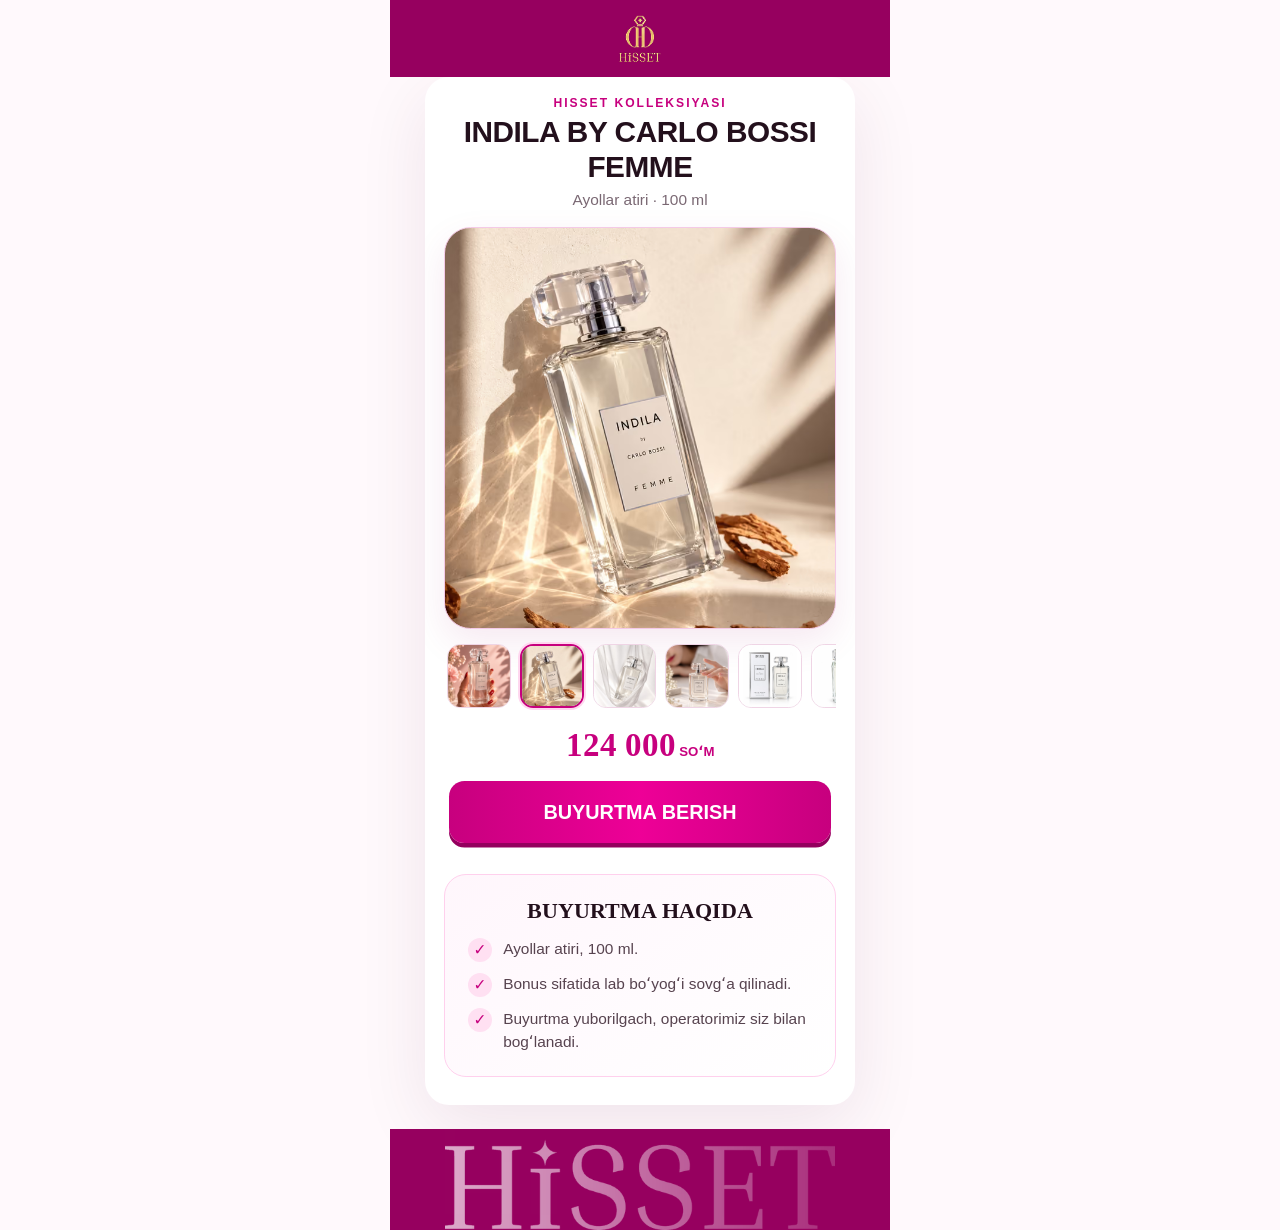
<file: indila/index.html>
<!doctype html>
<html lang="uz">
  <head>
    <meta charset="UTF-8" />
    <meta name="viewport" content="width=device-width, initial-scale=1" />
    <title>Indila by Carlo Bossi Femme 100 ml — Hisset</title>
    <meta name="description" content="Indila by Carlo Bossi Femme ayollar atiri, 100 ml. Narxi 124 000 soʻm. Hisset Shop orqali buyurtma bering." />
    <meta name="theme-color" content="#96005f" />
    <link rel="canonical" href="https://hisset-parfume.vercel.app/indila/" />
    <style>
@font-face{font-family:Tinos;src:url(../fonts/tinos-700-caps.woff2);font-weight:700;font-display:swap}:root{--s:min(100vw / 390,430px / 390);--c-bg:#fff9fc;--c-paper:#fff;--c-ink:#23101c;--c-muted:#7a6873;--c-accent:#c7007e;--c-accent-2:#ee0097;--c-brand:#96005f}*{box-sizing:border-box}html{-webkit-text-size-adjust:100%;scrollbar-width:none}body{margin:0;min-height:100vh;background:var(--c-bg);color:var(--c-ink);font-family:Arial,-apple-system,"Segoe UI",Roboto,system-ui,sans-serif;-webkit-font-smoothing:antialiased}.page{width:100%;max-width:430px;margin-inline:auto;overflow:hidden;background:var(--c-paper)}.brand{position:relative;width:100%;max-width:500px;height:calc(70 * var(--s));margin-inline:auto;background:var(--c-brand)}.brand_logo{position:absolute;top:50%;left:50%;display:block;width:calc(37 * var(--s));height:calc(42 * var(--s));margin:0;background:url(../assets/hisset-logo.avif) center/contain no-repeat;transform:translate(-50%,-50%)}.thumb:focus-visible{outline:3px solid #fff;outline-offset:3px}.product_heading{padding:calc(17 * var(--s)) calc(22 * var(--s)) calc(14 * var(--s));text-align:center}.gallery{padding:0 calc(17 * var(--s))}.product_visual{height:calc(365 * var(--s));border:1px solid #f4cae6;border-radius:calc(24 * var(--s));background-color:#faf7f9;background-image:url(../assets/target/indila-gallery-bg-2.avif);background-position:center;background-repeat:no-repeat;background-size:cover;box-shadow:0 calc(12 * var(--s)) calc(34 * var(--s)) rgba(150,0,95,.09)}.thumbs{display:flex;justify-content:safe center;gap:calc(8 * var(--s));margin-top:calc(11 * var(--s));overflow-x:auto;padding:calc(3 * var(--s));scrollbar-width:none;-ms-overflow-style:none}.thumbs::-webkit-scrollbar{display:none}.thumb{flex:0 0 calc(58 * var(--s));width:calc(58 * var(--s));height:calc(58 * var(--s));padding:0;overflow:hidden;border:1px solid #efd5e5;border-radius:calc(12 * var(--s));background:#fff;cursor:pointer}.thumb[aria-pressed=true]{border:2px solid var(--c-accent);box-shadow:0 0 0 2px #ffd7ef}.thumb img{display:block;width:100%;height:100%;object-fit:cover}.product_copy{padding:calc(14 * var(--s)) calc(22 * var(--s)) 0;text-align:center}.eyebrow{margin:0 0 calc(5 * var(--s));color:var(--c-accent);font-size:calc(11 * var(--s));font-weight:800;letter-spacing:calc(1.8 * var(--s));text-transform:uppercase}.product_title{margin:0;font-family:Arial,-apple-system,"Segoe UI",Roboto,system-ui,sans-serif;font-size:calc(27 * var(--s));font-weight:700;line-height:calc(31 * var(--s));letter-spacing:calc(-.4 * var(--s));text-transform:uppercase}.product_meta{margin:calc(6 * var(--s)) 0 0;color:var(--c-muted);font-size:calc(14 * var(--s));line-height:1.35}.price_line{display:flex;align-items:baseline;justify-content:center;gap:calc(12 * var(--s));margin:0}.current_price{color:var(--c-accent);font-size:calc(12 * var(--s));font-weight:700;text-transform:uppercase}.current_price strong{font-family:Tinos,"Times New Roman",serif;font-size:calc(30 * var(--s))}.thumb--1{--gallery-image:url(../assets/target/indila-gallery-bg-1.avif)}.thumb--2{--gallery-image:url(../assets/target/indila-gallery-bg-2.avif)}.thumb--3{--gallery-image:url(../assets/target/indila-gallery-bg-3.avif)}.thumb--4{--gallery-image:url(../assets/target/indila-gallery-bg-4.avif)}.thumb--5{--gallery-image:url(../assets/target/indila-gallery-bg-5.avif)}.thumb--6{--gallery-image:url(../assets/target/indila-gallery-bg-6.avif)}.thumb--7{--gallery-image:url(../assets/target/indila-gallery-bg-7.avif)}.thumb--8{--gallery-image:url(../assets/target/indila-gallery-bg-8.avif)}.field_control:hover:not(:disabled){border-color:#d8afc8}.modal_submit:not(:disabled):hover{filter:brightness(1.05);transform:translateY(-1px);box-shadow:0 10px 24px rgba(181,0,115,.28)}.modal_submit:not(:disabled):active{transform:translateY(1px);box-shadow:0 5px 12px rgba(181,0,115,.22)}.select_trigger:hover:not(:disabled){border-color:#d8afc8;background:#fff}
    </style>
    <link rel="stylesheet" href="./css/main.css" media="print" onload="this.media='all'" />
    <noscript><link rel="stylesheet" href="./css/main.css" /></noscript>
  </head>
  <body data-product-id="indila" data-product-code="1002">
    <header class="brand">
      <span class="brand_logo" role="img" aria-label="Hisset"></span>
    </header>
    <div class="page">
      <main>
        <section class="product_heading" aria-labelledby="product-title">
          <p class="eyebrow">Hisset kolleksiyasi</p>
          <h1 class="product_title" id="product-title">Indila by Carlo Bossi Femme</h1>
          <p class="product_meta">Ayollar atiri · 100 ml</p>
        </section>
        <section class="gallery" aria-label="Indila by Carlo Bossi Femme rasmlari">
          <div class="product_visual" role="img" aria-label="INDILA atiri — 2-rasm"></div>
          <div class="thumbs" aria-label="Rasm tanlash"><button class="thumb thumb--1" type="button" data-gallery-index="1" data-gallery-zoom="1.25" data-gallery-alt="INDILA atiri — 1-rasm" aria-label="1-rasmni kattalashtirish" aria-pressed="false"><img src="../assets/target/indila-gallery-bg-1.avif" alt="INDILA atiri — 1-rasm" width="58" height="58" loading="lazy" decoding="async" /></button>
<button class="thumb thumb--2" type="button" data-gallery-index="2" data-gallery-zoom="1.25" data-gallery-alt="INDILA atiri — 2-rasm" aria-label="2-rasmni kattalashtirish" aria-pressed="true"><img src="../assets/target/indila-gallery-bg-2.avif" alt="INDILA atiri — 2-rasm" width="58" height="58" loading="lazy" decoding="async" /></button>
<button class="thumb thumb--3" type="button" data-gallery-index="3" data-gallery-zoom="1.25" data-gallery-alt="INDILA atiri — 3-rasm" aria-label="3-rasmni kattalashtirish" aria-pressed="false"><img src="../assets/target/indila-gallery-bg-3.avif" alt="INDILA atiri — 3-rasm" width="58" height="58" loading="lazy" decoding="async" /></button>
<button class="thumb thumb--4" type="button" data-gallery-index="4" data-gallery-zoom="1.25" data-gallery-alt="INDILA atiri — 4-rasm" aria-label="4-rasmni kattalashtirish" aria-pressed="false"><img src="../assets/target/indila-gallery-bg-4.avif" alt="INDILA atiri — 4-rasm" width="58" height="58" loading="lazy" decoding="async" /></button>
<button class="thumb thumb--5" type="button" data-gallery-index="5" data-gallery-zoom="1.08" data-gallery-alt="INDILA atiri — 5-rasm" aria-label="5-rasmni kattalashtirish" aria-pressed="false"><img src="../assets/target/indila-gallery-bg-5.avif" alt="INDILA atiri — 5-rasm" width="58" height="58" loading="lazy" decoding="async" /></button>
<button class="thumb thumb--6" type="button" data-gallery-index="6" data-gallery-zoom="1.15" data-gallery-alt="INDILA atiri — 6-rasm" aria-label="6-rasmni kattalashtirish" aria-pressed="false"><img src="../assets/target/indila-gallery-bg-6.avif" alt="INDILA atiri — 6-rasm" width="58" height="58" loading="lazy" decoding="async" /></button>
<button class="thumb thumb--7" type="button" data-gallery-index="7" data-gallery-zoom="1.08" data-gallery-alt="INDILA atiri — 7-rasm" aria-label="7-rasmni kattalashtirish" aria-pressed="false"><img src="../assets/target/indila-gallery-bg-7.avif" alt="INDILA atiri — 7-rasm" width="58" height="58" loading="lazy" decoding="async" /></button>
<button class="thumb thumb--8" type="button" data-gallery-index="8" data-gallery-zoom="1.15" data-gallery-alt="INDILA atiri — 8-rasm" aria-label="8-rasmni kattalashtirish" aria-pressed="false"><img src="../assets/target/indila-gallery-bg-8.avif" alt="INDILA atiri — 8-rasm" width="58" height="58" loading="lazy" decoding="async" /></button></div>
        </section>
        <section class="product_copy" aria-label="Narx va buyurtma">
          <p class="price_line"><span class="current_price"><strong>124 000</strong> soʻm</span></p>
          <button class="cta js_order" type="button">Buyurtma berish</button>
        </section>
        <section class="offer" aria-labelledby="offer-title">
          <h2 class="offer_title" id="offer-title">Buyurtma haqida</h2>
          <ul class="offer_list">
            <li>Ayollar atiri, 100 ml.</li>
            <li>Bonus sifatida lab boʻyogʻi sovgʻa qilinadi.</li>
            <li>Buyurtma yuborilgach, operatorimiz siz bilan bogʻlanadi.</li>
          </ul>
        </section>
      </main>
    </div>
    <footer class="footer" aria-label="Hisset"><span class="footer_logo" role="img" aria-label="Hisset"></span></footer>
    <dialog class="order_modal" id="order-modal" aria-label="Buyurtma berish">
      <div class="modal_inner">
        <button class="modal_close" type="button" aria-label="Yopish">×</button>
        <form class="order_form" id="order-form" novalidate>
          <fieldset class="form_step" data-step="1">
            <legend class="step_title" tabindex="-1">Siz bilan bogʻlanish</legend>
            <label class="field">Ism va familiya<input class="field_control" name="full_name" autocomplete="name" minlength="2" maxlength="120" placeholder="Ism va familiyangiz" required /></label>
            <label class="field field_phone">Telefon raqami<span class="phone_control"><span class="phone_prefix" aria-hidden="true">+998</span><input class="field_control phone_input" name="phone" type="tel" inputmode="numeric" autocomplete="tel-national" maxlength="24" pattern="[0-9]{2} [0-9]{3} [0-9]{2} [0-9]{2}" placeholder="90 123 45 67" aria-label="Oʻzbekiston telefon raqami" required /></span></label>
          </fieldset>
          <fieldset class="form_step" data-step="2" hidden disabled>
            <legend class="step_title" tabindex="-1">Buyurtmani qayerga yuboramiz?</legend>
            <div class="field_row">
              <div class="field"><label class="field_label" for="region">Viloyat</label><select class="field_control" id="region" name="region" autocomplete="address-level1" required disabled><option value="">Yuklanmoqda…</option></select></div>
              <div class="field"><label class="field_label" for="district">Shahar yoki tuman</label><select class="field_control" id="district" name="district" autocomplete="address-level2" required disabled><option value="">Avval viloyatni tanlang</option></select></div>
            </div>
            <div class="field_row">
              <div class="field"><label class="field_label" for="post-type">Pochta</label><select class="field_control" id="post-type" name="post_type" required disabled><option value="">Tanlang</option></select></div>
              <div class="field"><label class="field_label" for="post-office">Filial</label><select class="field_control" id="post-office" name="post_office" required disabled><option value="">Tuman va pochtani tanlang</option></select></div>
            </div>
            <label class="field">Qoʻshimcha manzil yoki moʻljal (ixtiyoriy)<textarea class="field_control" name="address_note" maxlength="500" placeholder="Ixtiyoriy"></textarea></label>
            <p class="delivery_hint">Yetkazib berish tafsilotlarini operatorimiz siz bilan aniqlashtiradi.</p>
          </fieldset>
          <p class="form_status" id="form-status" role="status" aria-live="polite" hidden></p>
          <button class="delivery_retry" type="button" hidden>Qayta yuklash</button>
          <div class="form_actions">
            <button class="modal_submit" type="submit" disabled>Davom etish →</button>
          </div>
        </form>
        <section class="payment_panel" tabindex="-1" aria-live="polite" hidden>
          <p class="payment_success">✓ Buyurtmangiz qabul qilindi. Tez orada operatorimiz siz bilan bogʻlanadi.</p>
          <div class="payment_summary"><span>Tanlangan mahsulot</span><strong class="payment_product"></strong><b class="payment_amount"></b><small class="payment_description"></small></div>
          <a class="payment_action" href="#"><span>Telegram orqali bogʻlanish</span><span class="modal_help_icon" aria-hidden="true"><svg width="21" height="21" viewBox="0 0 24 24" fill="currentColor" focusable="false"><path d="M21.7 3.2 18.5 19c-.2 1.1-.9 1.4-1.8.9l-4.9-3.6-2.4 2.3c-.3.3-.5.5-1 .5l.4-5 9.1-8.2c.4-.4-.1-.6-.6-.2L6 12.8l-4.8-1.5c-1-.3-1.1-1 .2-1.5L20.1 2.6c.9-.3 1.8.2 1.6.6Z"/></svg></span></a>
          <a class="payment_channel" href="https://t.me/+vE3ujSZuXVU3YmFi" target="_blank" rel="noopener noreferrer">Bizni Telegram kanalida kuzatib boring</a>
        </section>
        <a class="modal_help" href="https://t.me/hisset_officialbot" target="_blank" rel="noopener noreferrer" aria-label="Telegram orqali bogʻlanish (yangi oynada)">
          <span class="modal_help_label">Telegram orqali bogʻlanish</span>
          <span class="modal_help_icon" aria-hidden="true"><svg width="21" height="21" viewBox="0 0 24 24" fill="currentColor" focusable="false"><path d="M21.7 3.2 18.5 19c-.2 1.1-.9 1.4-1.8.9l-4.9-3.6-2.4 2.3c-.3.3-.5.5-1 .5l.4-5 9.1-8.2c.4-.4-.1-.6-.6-.2L6 12.8l-4.8-1.5c-1-.3-1.1-1 .2-1.5L20.1 2.6c.9-.3 1.8.2 1.6.6Z"/></svg></span>
        </a>
      </div>
    </dialog>
    <script src="../js/product-page.js" defer></script>
  </body>
</html>
</file>
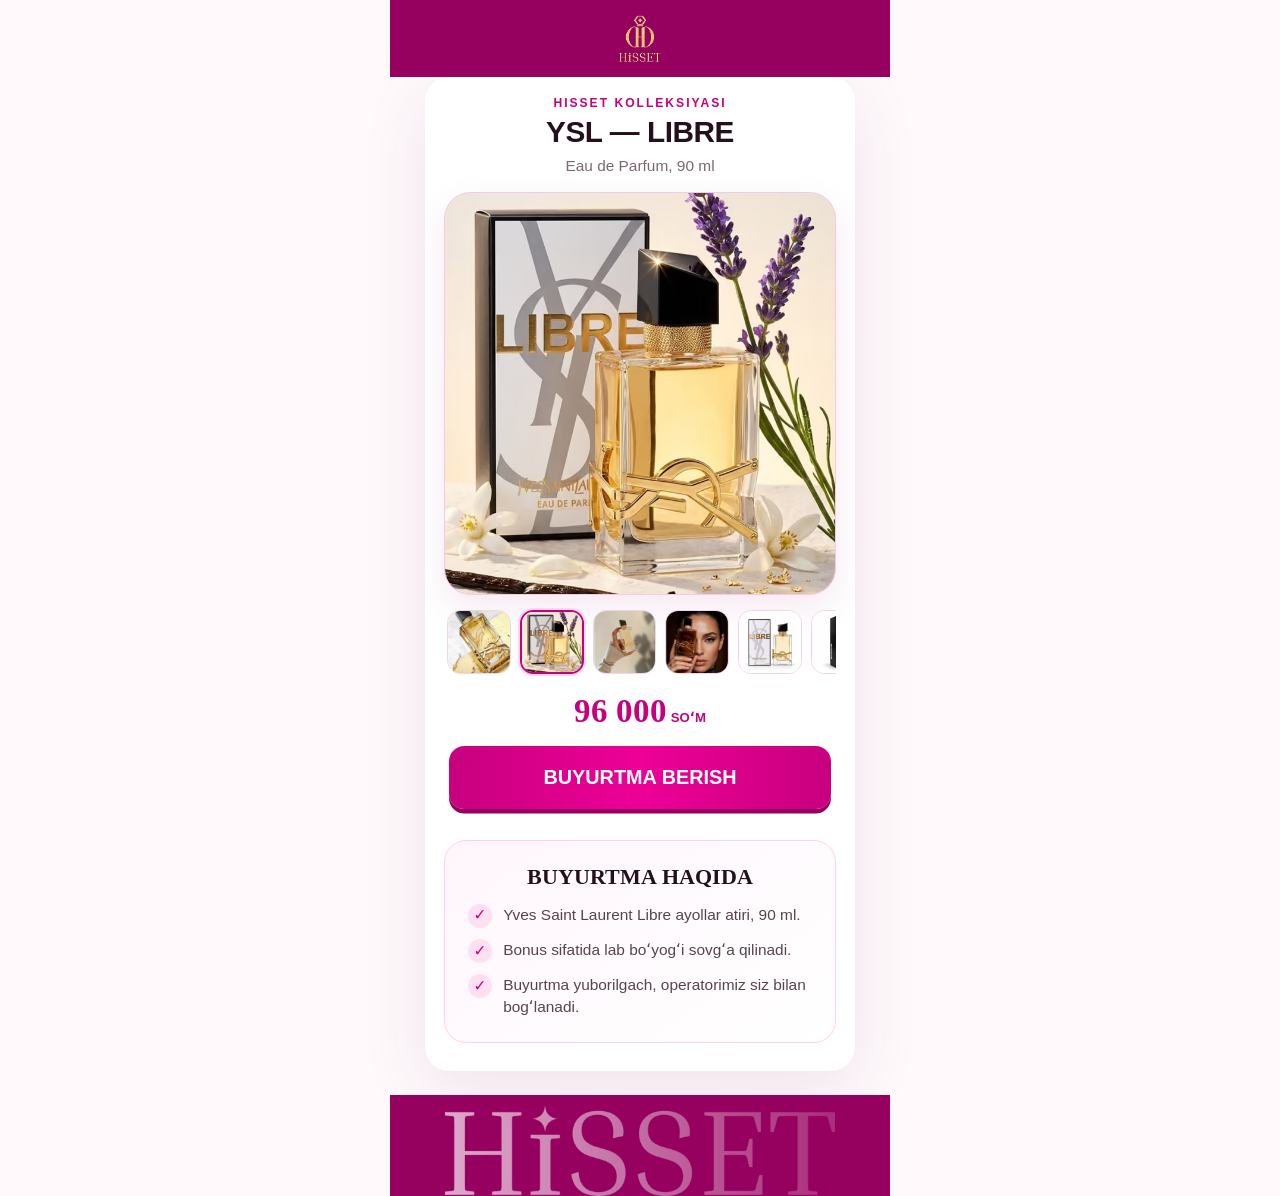
<file: libre/index.html>
<!doctype html>
<html lang="uz">
  <head>
    <meta charset="UTF-8" />
    <meta name="viewport" content="width=device-width, initial-scale=1" />
    <title>YSL — Libre — Hisset</title>
    <meta name="description" content="YSL — Libre Eau de Parfum, 90 ml. Narxi 96 000 soʻm. Hisset Shop orqali buyurtma bering." />
    <meta name="theme-color" content="#96005f" />
    <link rel="canonical" href="https://hisset-parfume.vercel.app/libre/" />
    <style>
@font-face{font-family:Tinos;src:url(../fonts/tinos-700-caps.woff2);font-weight:700;font-display:swap}:root{--s:min(100vw / 390,430px / 390);--c-bg:#fff9fc;--c-paper:#fff;--c-ink:#23101c;--c-muted:#7a6873;--c-accent:#c7007e;--c-accent-2:#ee0097;--c-brand:#96005f}*{box-sizing:border-box}html{-webkit-text-size-adjust:100%;scrollbar-width:none}body{margin:0;min-height:100vh;background:var(--c-bg);color:var(--c-ink);font-family:Arial,-apple-system,"Segoe UI",Roboto,system-ui,sans-serif;-webkit-font-smoothing:antialiased}.page{width:100%;max-width:430px;margin-inline:auto;overflow:hidden;background:var(--c-paper)}.brand{position:relative;width:100%;max-width:500px;height:calc(70 * var(--s));margin-inline:auto;background:var(--c-brand)}.brand_logo{position:absolute;top:50%;left:50%;display:block;width:calc(37 * var(--s));height:calc(42 * var(--s));margin:0;background:url(../assets/hisset-logo.avif) center/contain no-repeat;transform:translate(-50%,-50%)}.thumb:focus-visible{outline:3px solid #fff;outline-offset:3px}.product_heading{padding:calc(17 * var(--s)) calc(22 * var(--s)) calc(14 * var(--s));text-align:center}.gallery{padding:0 calc(17 * var(--s))}.product_visual{height:calc(365 * var(--s));border:1px solid #f4cae6;border-radius:calc(24 * var(--s));background-color:#faf7f9;background-image:url(../assets/target/libre-gallery-bg-2.avif);background-position:center;background-repeat:no-repeat;background-size:cover;box-shadow:0 calc(12 * var(--s)) calc(34 * var(--s)) rgba(150,0,95,.09)}.thumbs{display:flex;justify-content:safe center;gap:calc(8 * var(--s));margin-top:calc(11 * var(--s));overflow-x:auto;padding:calc(3 * var(--s));scrollbar-width:none;-ms-overflow-style:none}.thumbs::-webkit-scrollbar{display:none}.thumb{flex:0 0 calc(58 * var(--s));width:calc(58 * var(--s));height:calc(58 * var(--s));padding:0;overflow:hidden;border:1px solid #efd5e5;border-radius:calc(12 * var(--s));background:#fff;cursor:pointer}.thumb[aria-pressed=true]{border:2px solid var(--c-accent);box-shadow:0 0 0 2px #ffd7ef}.thumb img{display:block;width:100%;height:100%;object-fit:cover}.product_copy{padding:calc(14 * var(--s)) calc(22 * var(--s)) 0;text-align:center}.eyebrow{margin:0 0 calc(5 * var(--s));color:var(--c-accent);font-size:calc(11 * var(--s));font-weight:800;letter-spacing:calc(1.8 * var(--s));text-transform:uppercase}.product_title{margin:0;font-family:Arial,-apple-system,"Segoe UI",Roboto,system-ui,sans-serif;font-size:calc(27 * var(--s));font-weight:700;line-height:calc(31 * var(--s));letter-spacing:calc(-.4 * var(--s));text-transform:uppercase}.product_meta{margin:calc(6 * var(--s)) 0 0;color:var(--c-muted);font-size:calc(14 * var(--s));line-height:1.35}.price_line{display:flex;align-items:baseline;justify-content:center;gap:calc(12 * var(--s));margin:0}.current_price{color:var(--c-accent);font-size:calc(12 * var(--s));font-weight:700;text-transform:uppercase}.current_price strong{font-family:Tinos,"Times New Roman",serif;font-size:calc(30 * var(--s))}.cta{display:flex;align-items:center;justify-content:center;width:100%;height:calc(57 * var(--s));margin-top:calc(15 * var(--s));border:0;border-radius:calc(14 * var(--s));background:linear-gradient(90deg,var(--c-accent),var(--c-accent-2),var(--c-accent));box-shadow:0 calc(4 * var(--s)) 0 #94005e;color:#fff;font-family:Arial,sans-serif;font-size:calc(18 * var(--s));font-weight:800;text-transform:uppercase;cursor:pointer}.thumb--1{--gallery-image:url(../assets/target/libre-gallery-bg-1.avif)}.thumb--2{--gallery-image:url(../assets/target/libre-gallery-bg-2.avif)}.thumb--3{--gallery-image:url(../assets/target/libre-gallery-bg-3.avif)}.thumb--4{--gallery-image:url(../assets/target/libre-gallery-bg-4.avif)}.thumb--5{--gallery-image:url(../assets/target/libre-gallery-bg-5.avif)}.thumb--6{--gallery-image:url(../assets/target/libre-gallery-bg-6.avif)}.thumb--7{--gallery-image:url(../assets/target/libre-gallery-bg-7.avif)}.thumb--8{--gallery-image:url(../assets/target/libre-gallery-bg-8.avif)}.cta:active{transform:translateY(calc(2 * var(--s)));box-shadow:none}.cta:focus-visible,.modal_submit:focus-visible,.modal_close:focus-visible{outline:3px solid var(--c-brand);outline-offset:2px}.field_control:hover:not(:disabled){border-color:#d8afc8}.modal_submit:not(:disabled):hover{filter:brightness(1.05);transform:translateY(-1px);box-shadow:0 10px 24px rgba(181,0,115,.28)}.modal_submit:not(:disabled):active{transform:translateY(1px);box-shadow:0 5px 12px rgba(181,0,115,.22)}.select_trigger:hover:not(:disabled){border-color:#d8afc8;background:#fff}
    </style>
    <link rel="stylesheet" href="./css/main.css" media="print" onload="this.media='all'" />
    <noscript><link rel="stylesheet" href="./css/main.css" /></noscript>
  </head>
  <body data-product-id="libre" data-product-code="1003">
    <header class="brand">
      <span class="brand_logo" role="img" aria-label="Hisset"></span>
    </header>
    <div class="page">
      <main>
        <section class="product_heading" aria-labelledby="product-title">
          <p class="eyebrow">Hisset kolleksiyasi</p>
          <h1 class="product_title" id="product-title">YSL — Libre</h1>
          <p class="product_meta">Eau de Parfum, 90 ml</p>
        </section>
        <section class="gallery" aria-label="YSL — Libre rasmlari">
          <div class="product_visual" role="img" aria-label="YSL Libre atiri — 2-rasm"></div>
          <div class="thumbs" aria-label="Rasm tanlash"><button class="thumb thumb--1" type="button" data-gallery-index="1" data-gallery-zoom="1.25" data-gallery-alt="YSL Libre atiri — 1-rasm" aria-label="1-rasmni kattalashtirish" aria-pressed="false"><img src="../assets/target/libre-gallery-bg-1.avif" alt="YSL Libre atiri — 1-rasm" width="58" height="58" loading="lazy" decoding="async" /></button>
<button class="thumb thumb--2" type="button" data-gallery-index="2" data-gallery-zoom="1.25" data-gallery-alt="YSL Libre atiri — 2-rasm" aria-label="2-rasmni kattalashtirish" aria-pressed="true"><img src="../assets/target/libre-gallery-bg-2.avif" alt="YSL Libre atiri — 2-rasm" width="58" height="58" loading="lazy" decoding="async" /></button>
<button class="thumb thumb--3" type="button" data-gallery-index="3" data-gallery-zoom="1.25" data-gallery-alt="YSL Libre atiri — 3-rasm" aria-label="3-rasmni kattalashtirish" aria-pressed="false"><img src="../assets/target/libre-gallery-bg-3.avif" alt="YSL Libre atiri — 3-rasm" width="58" height="58" loading="lazy" decoding="async" /></button>
<button class="thumb thumb--4" type="button" data-gallery-index="4" data-gallery-zoom="1.25" data-gallery-alt="YSL Libre atiri — 4-rasm" aria-label="4-rasmni kattalashtirish" aria-pressed="false"><img src="../assets/target/libre-gallery-bg-4.avif" alt="YSL Libre atiri — 4-rasm" width="58" height="58" loading="lazy" decoding="async" /></button>
<button class="thumb thumb--5" type="button" data-gallery-index="5" data-gallery-zoom="1.12" data-gallery-alt="YSL Libre atiri — 5-rasm" aria-label="5-rasmni kattalashtirish" aria-pressed="false"><img src="../assets/target/libre-gallery-bg-5.avif" alt="YSL Libre atiri — 5-rasm" width="58" height="58" loading="lazy" decoding="async" /></button>
<button class="thumb thumb--6" type="button" data-gallery-index="6" data-gallery-zoom="1.05" data-gallery-alt="YSL Libre atiri — 6-rasm" aria-label="6-rasmni kattalashtirish" aria-pressed="false"><img src="../assets/target/libre-gallery-bg-6.avif" alt="YSL Libre atiri — 6-rasm" width="58" height="58" loading="lazy" decoding="async" /></button>
<button class="thumb thumb--7" type="button" data-gallery-index="7" data-gallery-zoom="1.15" data-gallery-alt="YSL Libre atiri — 7-rasm" aria-label="7-rasmni kattalashtirish" aria-pressed="false"><img src="../assets/target/libre-gallery-bg-7.avif" alt="YSL Libre atiri — 7-rasm" width="58" height="58" loading="lazy" decoding="async" /></button>
<button class="thumb thumb--8" type="button" data-gallery-index="8" data-gallery-zoom="1.15" data-gallery-alt="YSL Libre atiri — 8-rasm" aria-label="8-rasmni kattalashtirish" aria-pressed="false"><img src="../assets/target/libre-gallery-bg-8.avif" alt="YSL Libre atiri — 8-rasm" width="58" height="58" loading="lazy" decoding="async" /></button></div>
        </section>
        <section class="product_copy" aria-label="Narx va buyurtma">
          <p class="price_line"><span class="current_price"><strong>96 000</strong> soʻm</span></p>
          <button class="cta js_order" type="button">Buyurtma berish</button>
        </section>
        <section class="offer" aria-labelledby="offer-title">
          <h2 class="offer_title" id="offer-title">Buyurtma haqida</h2>
          <ul class="offer_list">
            <li>Yves Saint Laurent Libre ayollar atiri, 90 ml.</li>
            <li>Bonus sifatida lab boʻyogʻi sovgʻa qilinadi.</li>
            <li>Buyurtma yuborilgach, operatorimiz siz bilan bogʻlanadi.</li>
          </ul>
        </section>
      </main>
    </div>
    <footer class="footer" aria-label="Hisset"><span class="footer_logo" role="img" aria-label="Hisset"></span></footer>
    <dialog class="order_modal" id="order-modal" aria-label="Buyurtma berish">
      <div class="modal_inner">
        <button class="modal_close" type="button" aria-label="Yopish">×</button>
        <form class="order_form" id="order-form" novalidate>
          <fieldset class="form_step" data-step="1">
            <legend class="step_title" tabindex="-1">Siz bilan bogʻlanish</legend>
            <label class="field">Ism va familiya<input class="field_control" name="full_name" autocomplete="name" minlength="2" maxlength="120" placeholder="Ism va familiyangiz" required /></label>
            <label class="field field_phone">Telefon raqami<span class="phone_control"><span class="phone_prefix" aria-hidden="true">+998</span><input class="field_control phone_input" name="phone" type="tel" inputmode="numeric" autocomplete="tel-national" maxlength="24" pattern="[0-9]{2} [0-9]{3} [0-9]{2} [0-9]{2}" placeholder="90 123 45 67" aria-label="Oʻzbekiston telefon raqami" required /></span></label>
          </fieldset>
          <fieldset class="form_step" data-step="2" hidden disabled>
            <legend class="step_title" tabindex="-1">Buyurtmani qayerga yuboramiz?</legend>
            <div class="field_row">
              <div class="field"><label class="field_label" for="region">Viloyat</label><select class="field_control" id="region" name="region" autocomplete="address-level1" required disabled><option value="">Yuklanmoqda…</option></select></div>
              <div class="field"><label class="field_label" for="district">Shahar yoki tuman</label><select class="field_control" id="district" name="district" autocomplete="address-level2" required disabled><option value="">Avval viloyatni tanlang</option></select></div>
            </div>
            <div class="field_row">
              <div class="field"><label class="field_label" for="post-type">Pochta</label><select class="field_control" id="post-type" name="post_type" required disabled><option value="">Tanlang</option></select></div>
              <div class="field"><label class="field_label" for="post-office">Filial</label><select class="field_control" id="post-office" name="post_office" required disabled><option value="">Tuman va pochtani tanlang</option></select></div>
            </div>
            <label class="field">Qoʻshimcha manzil yoki moʻljal (ixtiyoriy)<textarea class="field_control" name="address_note" maxlength="500" placeholder="Ixtiyoriy"></textarea></label>
            <p class="delivery_hint">Yetkazib berish tafsilotlarini operatorimiz siz bilan aniqlashtiradi.</p>
          </fieldset>
          <p class="form_status" id="form-status" role="status" aria-live="polite" hidden></p>
          <button class="delivery_retry" type="button" hidden>Qayta yuklash</button>
          <div class="form_actions">
            <button class="modal_submit" type="submit" disabled>Davom etish →</button>
          </div>
        </form>
        <section class="payment_panel" tabindex="-1" aria-live="polite" hidden>
          <p class="payment_success">✓ Buyurtmangiz qabul qilindi. Tez orada operatorimiz siz bilan bogʻlanadi.</p>
          <div class="payment_summary"><span>Tanlangan mahsulot</span><strong class="payment_product"></strong><b class="payment_amount"></b><small class="payment_description"></small></div>
          <a class="payment_action" href="#"><span>Telegram orqali bogʻlanish</span><span class="modal_help_icon" aria-hidden="true"><svg width="21" height="21" viewBox="0 0 24 24" fill="currentColor" focusable="false"><path d="M21.7 3.2 18.5 19c-.2 1.1-.9 1.4-1.8.9l-4.9-3.6-2.4 2.3c-.3.3-.5.5-1 .5l.4-5 9.1-8.2c.4-.4-.1-.6-.6-.2L6 12.8l-4.8-1.5c-1-.3-1.1-1 .2-1.5L20.1 2.6c.9-.3 1.8.2 1.6.6Z"/></svg></span></a>
          <a class="payment_channel" href="https://t.me/+vE3ujSZuXVU3YmFi" target="_blank" rel="noopener noreferrer">Bizni Telegram kanalida kuzatib boring</a>
        </section>
        <a class="modal_help" href="https://t.me/hisset_officialbot" target="_blank" rel="noopener noreferrer" aria-label="Telegram orqali bogʻlanish (yangi oynada)">
          <span class="modal_help_label">Telegram orqali bogʻlanish</span>
          <span class="modal_help_icon" aria-hidden="true"><svg width="21" height="21" viewBox="0 0 24 24" fill="currentColor" focusable="false"><path d="M21.7 3.2 18.5 19c-.2 1.1-.9 1.4-1.8.9l-4.9-3.6-2.4 2.3c-.3.3-.5.5-1 .5l.4-5 9.1-8.2c.4-.4-.1-.6-.6-.2L6 12.8l-4.8-1.5c-1-.3-1.1-1 .2-1.5L20.1 2.6c.9-.3 1.8.2 1.6.6Z"/></svg></span>
        </a>
      </div>
    </dialog>
    <script src="../js/product-page.js" defer></script>
  </body>
</html>
</file>
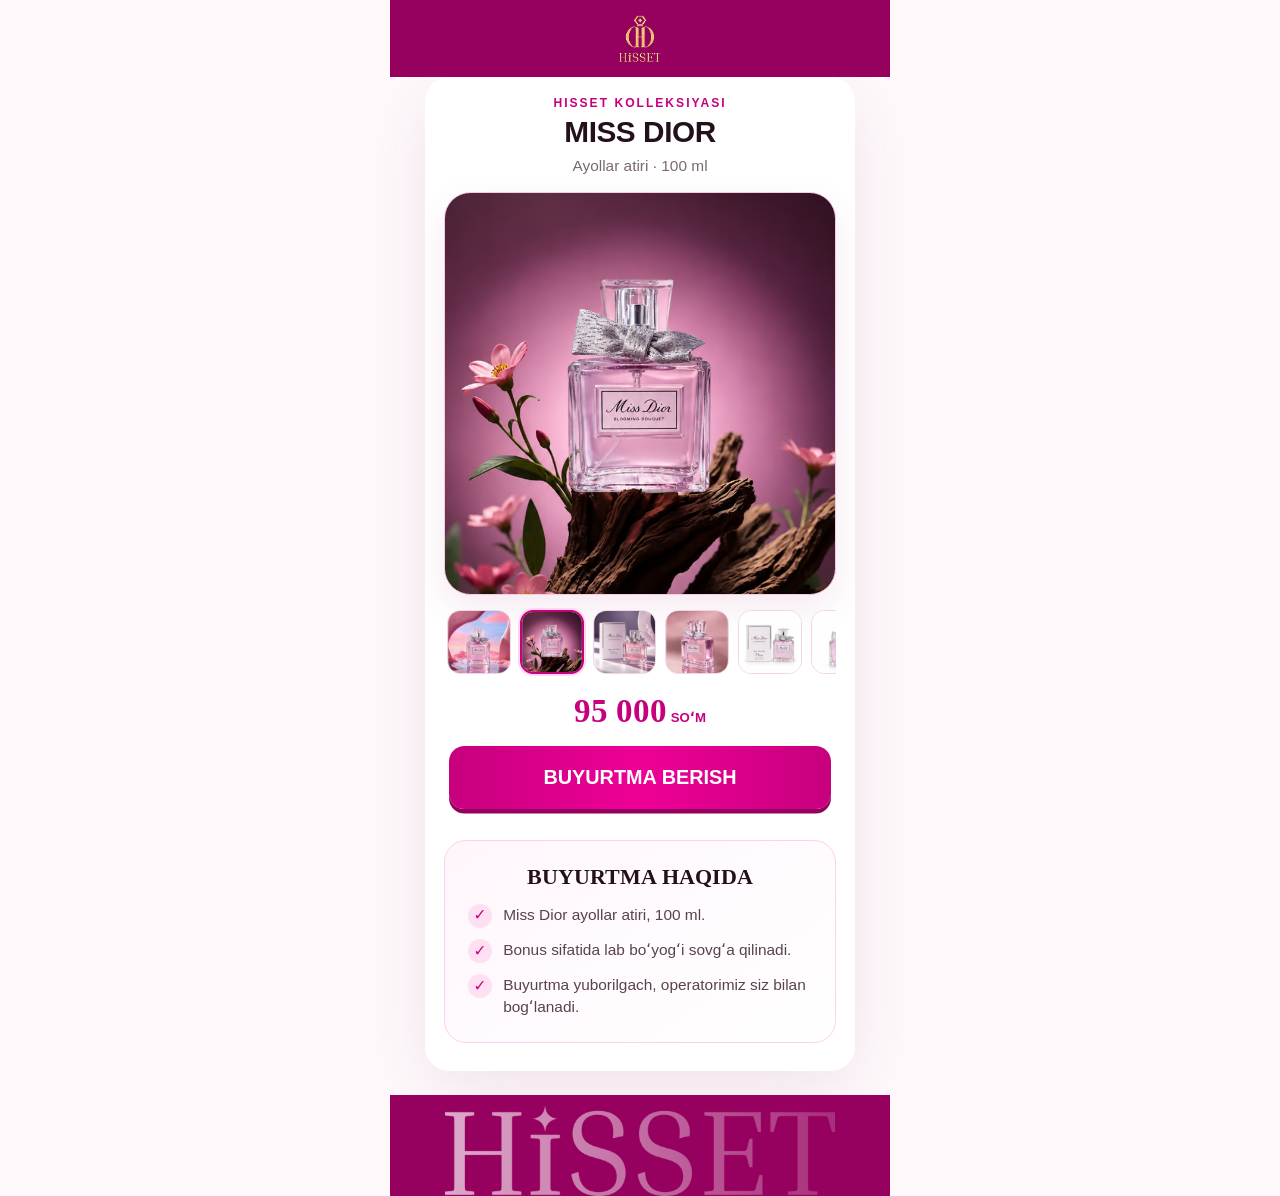
<file: miss-dior/index.html>
<!doctype html>
<html lang="uz">
  <head>
    <meta charset="UTF-8" />
    <meta name="viewport" content="width=device-width, initial-scale=1" />
    <title>Miss Dior 100 ml — Hisset</title>
    <meta name="description" content="Miss Dior ayollar atiri, 100 ml. Narxi 95 000 soʻm. Hisset Shop orqali buyurtma bering." />
    <meta name="theme-color" content="#96005f" />
    <link rel="canonical" href="https://hisset-parfume.vercel.app/miss-dior/" />
    <style>
@font-face{font-family:Tinos;src:url(../fonts/tinos-700-caps.woff2);font-weight:700;font-display:swap}:root{--s:min(100vw / 390,430px / 390);--c-bg:#fff9fc;--c-paper:#fff;--c-ink:#23101c;--c-muted:#7a6873;--c-accent:#c7007e;--c-accent-2:#ee0097;--c-brand:#96005f}*{box-sizing:border-box}html{-webkit-text-size-adjust:100%;scrollbar-width:none}body{margin:0;min-height:100vh;background:var(--c-bg);color:var(--c-ink);font-family:Arial,-apple-system,"Segoe UI",Roboto,system-ui,sans-serif;-webkit-font-smoothing:antialiased}.page{width:100%;max-width:430px;margin-inline:auto;overflow:hidden;background:var(--c-paper)}.brand{position:relative;width:100%;max-width:500px;height:calc(70 * var(--s));margin-inline:auto;background:var(--c-brand)}.brand_logo{position:absolute;top:50%;left:50%;display:block;width:calc(37 * var(--s));height:calc(42 * var(--s));margin:0;background:url(../assets/hisset-logo.avif) center/contain no-repeat;transform:translate(-50%,-50%)}.thumb:focus-visible{outline:3px solid #fff;outline-offset:3px}.product_heading{padding:calc(17 * var(--s)) calc(22 * var(--s)) calc(14 * var(--s));text-align:center}.gallery{padding:0 calc(17 * var(--s))}.product_visual{height:calc(365 * var(--s));border:1px solid #f4cae6;border-radius:calc(24 * var(--s));background-color:#faf7f9;background-image:url(../assets/target/miss-dior-gallery-bg-2.avif);background-position:center;background-repeat:no-repeat;background-size:cover;box-shadow:0 calc(12 * var(--s)) calc(34 * var(--s)) rgba(150,0,95,.09)}.thumbs{display:flex;justify-content:safe center;gap:calc(8 * var(--s));margin-top:calc(11 * var(--s));overflow-x:auto;padding:calc(3 * var(--s));scrollbar-width:none;-ms-overflow-style:none}.thumbs::-webkit-scrollbar{display:none}.thumb{flex:0 0 calc(58 * var(--s));width:calc(58 * var(--s));height:calc(58 * var(--s));padding:0;overflow:hidden;border:1px solid #efd5e5;border-radius:calc(12 * var(--s));background:#fff;cursor:pointer}.thumb[aria-pressed=true]{border:2px solid var(--c-accent);box-shadow:0 0 0 2px #ffd7ef}.thumb img{display:block;width:100%;height:100%;object-fit:cover}.product_copy{padding:calc(14 * var(--s)) calc(22 * var(--s)) 0;text-align:center}.eyebrow{margin:0 0 calc(5 * var(--s));color:var(--c-accent);font-size:calc(11 * var(--s));font-weight:800;letter-spacing:calc(1.8 * var(--s));text-transform:uppercase}.product_title{margin:0;font-family:Arial,-apple-system,"Segoe UI",Roboto,system-ui,sans-serif;font-size:calc(27 * var(--s));font-weight:700;line-height:calc(31 * var(--s));letter-spacing:calc(-.4 * var(--s));text-transform:uppercase}.product_meta{margin:calc(6 * var(--s)) 0 0;color:var(--c-muted);font-size:calc(14 * var(--s));line-height:1.35}.price_line{display:flex;align-items:baseline;justify-content:center;gap:calc(12 * var(--s));margin:0}.current_price{color:var(--c-accent);font-size:calc(12 * var(--s));font-weight:700;text-transform:uppercase}.current_price strong{font-family:Tinos,"Times New Roman",serif;font-size:calc(30 * var(--s))}.thumb--1{--gallery-image:url(../assets/target/miss-dior-gallery-bg-1.avif)}.thumb--2{--gallery-image:url(../assets/target/miss-dior-gallery-bg-2.avif)}.thumb--3{--gallery-image:url(../assets/target/miss-dior-gallery-bg-3.avif)}.thumb--4{--gallery-image:url(../assets/target/miss-dior-gallery-bg-4.avif)}.thumb--5{--gallery-image:url(../assets/target/miss-dior-gallery-bg-5.avif)}.thumb--6{--gallery-image:url(../assets/target/miss-dior-gallery-bg-6.avif)}.thumb--7{--gallery-image:url(../assets/target/miss-dior-gallery-bg-7.avif)}.thumb--8{--gallery-image:url(../assets/target/miss-dior-gallery-bg-8.avif)}.field_control:hover:not(:disabled){border-color:#d8afc8}.modal_submit:not(:disabled):hover{filter:brightness(1.05);transform:translateY(-1px);box-shadow:0 10px 24px rgba(181,0,115,.28)}.modal_submit:not(:disabled):active{transform:translateY(1px);box-shadow:0 5px 12px rgba(181,0,115,.22)}.select_trigger:hover:not(:disabled){border-color:#d8afc8;background:#fff}.cta{display:flex;align-items:center;justify-content:center;width:100%;height:calc(57 * var(--s));margin-top:calc(15 * var(--s));border:0;border-radius:calc(14 * var(--s));background:linear-gradient(90deg,var(--c-accent),var(--c-accent-2),var(--c-accent));box-shadow:0 calc(4 * var(--s)) 0 #94005e;color:#fff;font-family:Arial,sans-serif;font-size:calc(18 * var(--s));font-weight:800;text-transform:uppercase;cursor:pointer}.cta:active{transform:translateY(calc(2 * var(--s)));box-shadow:none}.cta:focus-visible,.modal_close:focus-visible,.modal_submit:focus-visible{outline:3px solid var(--c-brand);outline-offset:2px}
    </style>
    <link rel="stylesheet" href="./css/main.css" media="print" onload="this.media='all'" />
    <noscript><link rel="stylesheet" href="./css/main.css" /></noscript>
  </head>
  <body data-product-id="miss-dior" data-product-code="1001">
    <header class="brand">
      <span class="brand_logo" role="img" aria-label="Hisset"></span>
    </header>
    <div class="page">
      <main>
        <section class="product_heading" aria-labelledby="product-title">
          <p class="eyebrow">Hisset kolleksiyasi</p>
          <h1 class="product_title" id="product-title">Miss Dior</h1>
          <p class="product_meta">Ayollar atiri · 100 ml</p>
        </section>
        <section class="gallery" aria-label="Miss Dior rasmlari">
          <div class="product_visual" role="img" aria-label="Miss Dior atiri — 2-rasm"></div>
          <div class="thumbs" aria-label="Rasm tanlash"><button class="thumb thumb--1" type="button" data-gallery-index="1" data-gallery-zoom="1.25" data-gallery-alt="Miss Dior atiri — 1-rasm" aria-label="1-rasmni kattalashtirish" aria-pressed="false"><img src="../assets/target/miss-dior-gallery-bg-1.avif" alt="Miss Dior atiri — 1-rasm" width="58" height="58" loading="lazy" decoding="async" /></button>
<button class="thumb thumb--2" type="button" data-gallery-index="2" data-gallery-zoom="1.25" data-gallery-alt="Miss Dior atiri — 2-rasm" aria-label="2-rasmni kattalashtirish" aria-pressed="true"><img src="../assets/target/miss-dior-gallery-bg-2.avif" alt="Miss Dior atiri — 2-rasm" width="58" height="58" loading="lazy" decoding="async" /></button>
<button class="thumb thumb--3" type="button" data-gallery-index="3" data-gallery-zoom="1.25" data-gallery-alt="Miss Dior atiri — 3-rasm" aria-label="3-rasmni kattalashtirish" aria-pressed="false"><img src="../assets/target/miss-dior-gallery-bg-3.avif" alt="Miss Dior atiri — 3-rasm" width="58" height="58" loading="lazy" decoding="async" /></button>
<button class="thumb thumb--4" type="button" data-gallery-index="4" data-gallery-zoom="1.25" data-gallery-alt="Miss Dior atiri — 4-rasm" aria-label="4-rasmni kattalashtirish" aria-pressed="false"><img src="../assets/target/miss-dior-gallery-bg-4.avif" alt="Miss Dior atiri — 4-rasm" width="58" height="58" loading="lazy" decoding="async" /></button>
<button class="thumb thumb--5" type="button" data-gallery-index="5" data-gallery-zoom="1.08" data-gallery-alt="Miss Dior atiri — 5-rasm" aria-label="5-rasmni kattalashtirish" aria-pressed="false"><img src="../assets/target/miss-dior-gallery-bg-5.avif" alt="Miss Dior atiri — 5-rasm" width="58" height="58" loading="lazy" decoding="async" /></button>
<button class="thumb thumb--6" type="button" data-gallery-index="6" data-gallery-zoom="1.25" data-gallery-alt="Miss Dior atiri — 6-rasm" aria-label="6-rasmni kattalashtirish" aria-pressed="false"><img src="../assets/target/miss-dior-gallery-bg-6.avif" alt="Miss Dior atiri — 6-rasm" width="58" height="58" loading="lazy" decoding="async" /></button>
<button class="thumb thumb--7" type="button" data-gallery-index="7" data-gallery-zoom="1.2" data-gallery-alt="Miss Dior atiri — 7-rasm" aria-label="7-rasmni kattalashtirish" aria-pressed="false"><img src="../assets/target/miss-dior-gallery-bg-7.avif" alt="Miss Dior atiri — 7-rasm" width="58" height="58" loading="lazy" decoding="async" /></button>
<button class="thumb thumb--8" type="button" data-gallery-index="8" data-gallery-zoom="1.2" data-gallery-alt="Miss Dior atiri — 8-rasm" aria-label="8-rasmni kattalashtirish" aria-pressed="false"><img src="../assets/target/miss-dior-gallery-bg-8.avif" alt="Miss Dior atiri — 8-rasm" width="58" height="58" loading="lazy" decoding="async" /></button></div>
        </section>
        <section class="product_copy" aria-label="Narx va buyurtma">
          <p class="price_line"><span class="current_price"><strong>95 000</strong> soʻm</span></p>
          <button class="cta js_order" type="button">Buyurtma berish</button>
        </section>
        <section class="offer" aria-labelledby="offer-title">
          <h2 class="offer_title" id="offer-title">Buyurtma haqida</h2>
          <ul class="offer_list">
            <li>Miss Dior ayollar atiri, 100 ml.</li>
            <li>Bonus sifatida lab boʻyogʻi sovgʻa qilinadi.</li>
            <li>Buyurtma yuborilgach, operatorimiz siz bilan bogʻlanadi.</li>
          </ul>
        </section>
      </main>
    </div>
    <footer class="footer" aria-label="Hisset"><span class="footer_logo" role="img" aria-label="Hisset"></span></footer>
    <dialog class="order_modal" id="order-modal" aria-label="Buyurtma berish">
      <div class="modal_inner">
        <button class="modal_close" type="button" aria-label="Yopish">×</button>
        <form class="order_form" id="order-form" novalidate>
          <fieldset class="form_step" data-step="1">
            <legend class="step_title" tabindex="-1">Siz bilan bogʻlanish</legend>
            <label class="field">Ism va familiya<input class="field_control" name="full_name" autocomplete="name" minlength="2" maxlength="120" placeholder="Ism va familiyangiz" required /></label>
            <label class="field field_phone">Telefon raqami<span class="phone_control"><span class="phone_prefix" aria-hidden="true">+998</span><input class="field_control phone_input" name="phone" type="tel" inputmode="numeric" autocomplete="tel-national" maxlength="24" pattern="[0-9]{2} [0-9]{3} [0-9]{2} [0-9]{2}" placeholder="90 123 45 67" aria-label="Oʻzbekiston telefon raqami" required /></span></label>
          </fieldset>
          <fieldset class="form_step" data-step="2" hidden disabled>
            <legend class="step_title" tabindex="-1">Buyurtmani qayerga yuboramiz?</legend>
            <div class="field_row">
              <div class="field"><label class="field_label" for="region">Viloyat</label><select class="field_control" id="region" name="region" autocomplete="address-level1" required disabled><option value="">Yuklanmoqda…</option></select></div>
              <div class="field"><label class="field_label" for="district">Shahar yoki tuman</label><select class="field_control" id="district" name="district" autocomplete="address-level2" required disabled><option value="">Avval viloyatni tanlang</option></select></div>
            </div>
            <div class="field_row">
              <div class="field"><label class="field_label" for="post-type">Pochta</label><select class="field_control" id="post-type" name="post_type" required disabled><option value="">Tanlang</option></select></div>
              <div class="field"><label class="field_label" for="post-office">Filial</label><select class="field_control" id="post-office" name="post_office" required disabled><option value="">Tuman va pochtani tanlang</option></select></div>
            </div>
            <label class="field">Qoʻshimcha manzil yoki moʻljal (ixtiyoriy)<textarea class="field_control" name="address_note" maxlength="500" placeholder="Ixtiyoriy"></textarea></label>
            <p class="delivery_hint">Yetkazib berish tafsilotlarini operatorimiz siz bilan aniqlashtiradi.</p>
          </fieldset>
          <p class="form_status" id="form-status" role="status" aria-live="polite" hidden></p>
          <button class="delivery_retry" type="button" hidden>Qayta yuklash</button>
          <div class="form_actions">
            <button class="modal_submit" type="submit" disabled>Davom etish →</button>
          </div>
        </form>
        <section class="payment_panel" tabindex="-1" aria-live="polite" hidden>
          <p class="payment_success">✓ Buyurtmangiz qabul qilindi. Tez orada operatorimiz siz bilan bogʻlanadi.</p>
          <div class="payment_summary"><span>Tanlangan mahsulot</span><strong class="payment_product"></strong><b class="payment_amount"></b><small class="payment_description"></small></div>
          <a class="payment_action" href="#"><span>Telegram orqali bogʻlanish</span><span class="modal_help_icon" aria-hidden="true"><svg width="21" height="21" viewBox="0 0 24 24" fill="currentColor" focusable="false"><path d="M21.7 3.2 18.5 19c-.2 1.1-.9 1.4-1.8.9l-4.9-3.6-2.4 2.3c-.3.3-.5.5-1 .5l.4-5 9.1-8.2c.4-.4-.1-.6-.6-.2L6 12.8l-4.8-1.5c-1-.3-1.1-1 .2-1.5L20.1 2.6c.9-.3 1.8.2 1.6.6Z"/></svg></span></a>
          <a class="payment_channel" href="https://t.me/+vE3ujSZuXVU3YmFi" target="_blank" rel="noopener noreferrer">Bizni Telegram kanalida kuzatib boring</a>
        </section>
        <a class="modal_help" href="https://t.me/hisset_officialbot" target="_blank" rel="noopener noreferrer" aria-label="Telegram orqali bogʻlanish (yangi oynada)">
          <span class="modal_help_label">Telegram orqali bogʻlanish</span>
          <span class="modal_help_icon" aria-hidden="true"><svg width="21" height="21" viewBox="0 0 24 24" fill="currentColor" focusable="false"><path d="M21.7 3.2 18.5 19c-.2 1.1-.9 1.4-1.8.9l-4.9-3.6-2.4 2.3c-.3.3-.5.5-1 .5l.4-5 9.1-8.2c.4-.4-.1-.6-.6-.2L6 12.8l-4.8-1.5c-1-.3-1.1-1 .2-1.5L20.1 2.6c.9-.3 1.8.2 1.6.6Z"/></svg></span>
        </a>
      </div>
    </dialog>
    <script src="../js/product-page.js" defer></script>
  </body>
</html>
</file>
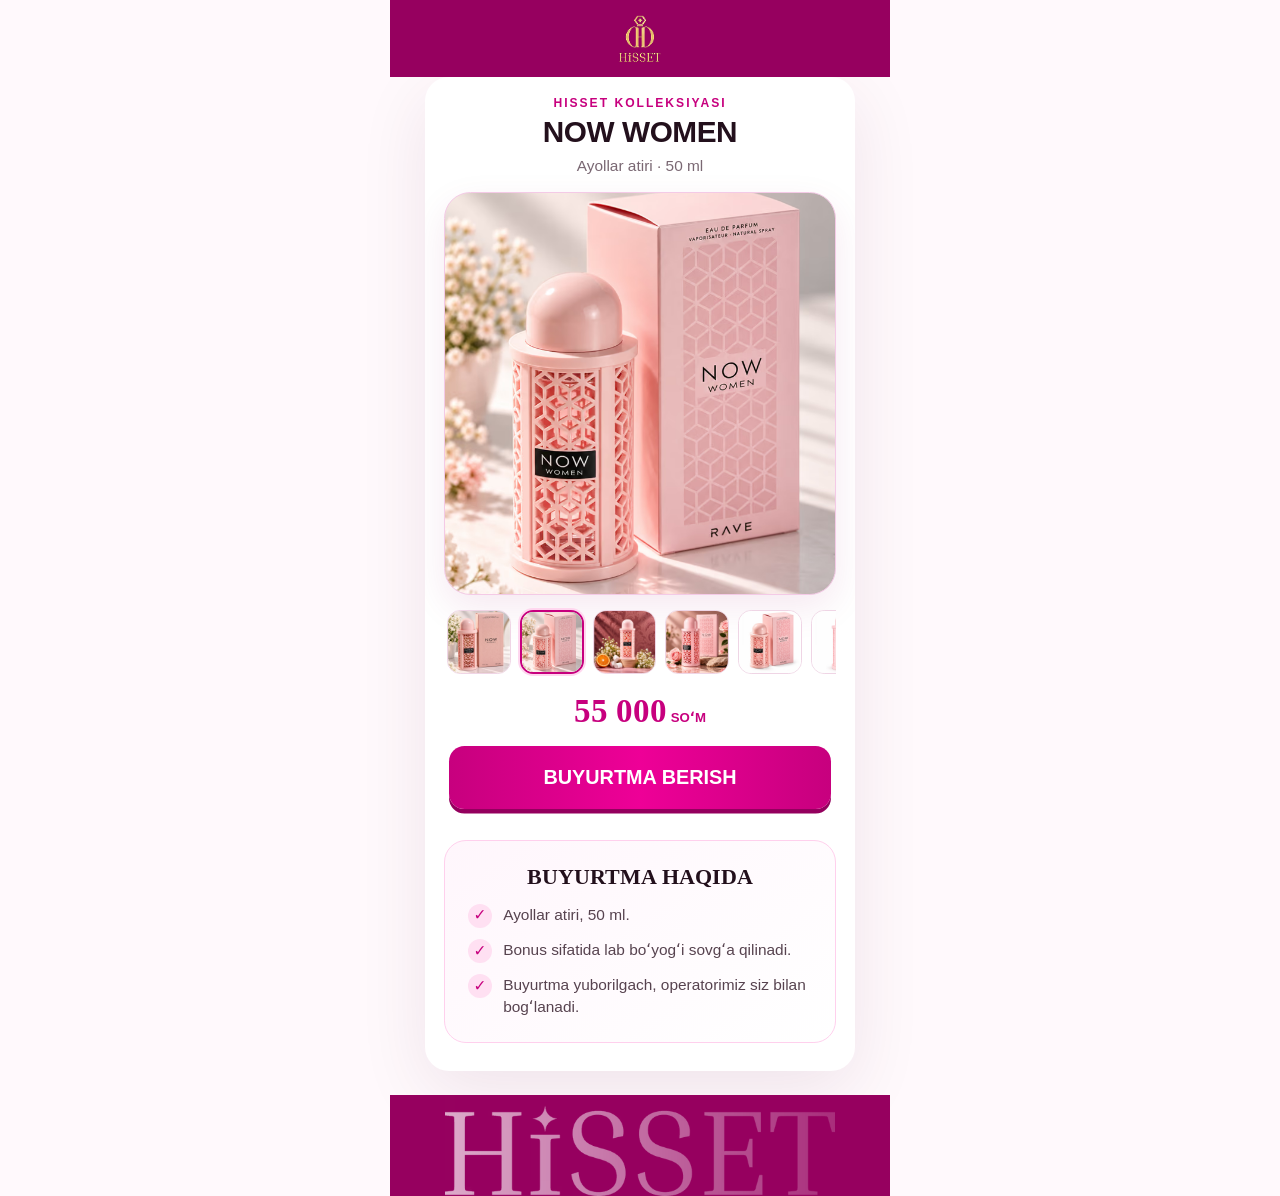
<file: now-woman/index.html>
<!doctype html>
<html lang="uz">
  <head>
    <meta charset="UTF-8" />
    <meta name="viewport" content="width=device-width, initial-scale=1" />
    <title>NOW Women 50 ml — Hisset</title>
    <meta name="description" content="NOW Women ayollar atiri, 50 ml. Narxi 55 000 soʻm. Hisset Shop orqali buyurtma bering." />
    <meta name="theme-color" content="#96005f" />
    <link rel="canonical" href="https://hisset-parfume.vercel.app/now-woman/" />
    <style>
@font-face{font-family:Tinos;src:url(../fonts/tinos-700-caps.woff2);font-weight:700;font-display:swap}:root{--s:min(100vw / 390,430px / 390);--c-bg:#fff9fc;--c-paper:#fff;--c-ink:#23101c;--c-muted:#7a6873;--c-accent:#c7007e;--c-accent-2:#ee0097;--c-brand:#96005f}*{box-sizing:border-box}html{-webkit-text-size-adjust:100%;scrollbar-width:none}body{margin:0;min-height:100vh;background:var(--c-bg);color:var(--c-ink);font-family:Arial,-apple-system,"Segoe UI",Roboto,system-ui,sans-serif;-webkit-font-smoothing:antialiased}.page{width:100%;max-width:430px;margin-inline:auto;overflow:hidden;background:var(--c-paper)}.brand{position:relative;width:100%;max-width:500px;height:calc(70 * var(--s));margin-inline:auto;background:var(--c-brand)}.brand_logo{position:absolute;top:50%;left:50%;display:block;width:calc(37 * var(--s));height:calc(42 * var(--s));margin:0;background:url(../assets/hisset-logo.avif) center/contain no-repeat;transform:translate(-50%,-50%)}.thumb:focus-visible{outline:3px solid #fff;outline-offset:3px}.product_heading{padding:calc(17 * var(--s)) calc(22 * var(--s)) calc(14 * var(--s));text-align:center}.gallery{padding:0 calc(17 * var(--s))}.product_visual{height:calc(365 * var(--s));border:1px solid #f4cae6;border-radius:calc(24 * var(--s));background-color:#faf7f9;background-image:url(../assets/target/now-woman-gallery-bg-2.avif);background-position:center;background-repeat:no-repeat;background-size:cover;box-shadow:0 calc(12 * var(--s)) calc(34 * var(--s)) rgba(150,0,95,.09)}.thumbs{display:flex;justify-content:safe center;gap:calc(8 * var(--s));margin-top:calc(11 * var(--s));overflow-x:auto;padding:calc(3 * var(--s));scrollbar-width:none;-ms-overflow-style:none}.thumbs::-webkit-scrollbar{display:none}.thumb{flex:0 0 calc(58 * var(--s));width:calc(58 * var(--s));height:calc(58 * var(--s));padding:0;overflow:hidden;border:1px solid #efd5e5;border-radius:calc(12 * var(--s));background:#fff;cursor:pointer}.thumb[aria-pressed=true]{border:2px solid var(--c-accent);box-shadow:0 0 0 2px #ffd7ef}.thumb img{display:block;width:100%;height:100%;object-fit:cover}.product_copy{padding:calc(14 * var(--s)) calc(22 * var(--s)) 0;text-align:center}.eyebrow{margin:0 0 calc(5 * var(--s));color:var(--c-accent);font-size:calc(11 * var(--s));font-weight:800;letter-spacing:calc(1.8 * var(--s));text-transform:uppercase}.product_title{margin:0;font-family:Arial,-apple-system,"Segoe UI",Roboto,system-ui,sans-serif;font-size:calc(27 * var(--s));font-weight:700;line-height:calc(31 * var(--s));letter-spacing:calc(-.4 * var(--s));text-transform:uppercase}.product_meta{margin:calc(6 * var(--s)) 0 0;color:var(--c-muted);font-size:calc(14 * var(--s));line-height:1.35}.price_line{display:flex;align-items:baseline;justify-content:center;gap:calc(12 * var(--s));margin:0}.current_price{color:var(--c-accent);font-size:calc(12 * var(--s));font-weight:700;text-transform:uppercase}.current_price strong{font-family:Tinos,"Times New Roman",serif;font-size:calc(30 * var(--s))}.thumb--1{--gallery-image:url(../assets/target/now-woman-gallery-bg-1.avif)}.thumb--2{--gallery-image:url(../assets/target/now-woman-gallery-bg-2.avif)}.thumb--3{--gallery-image:url(../assets/target/now-woman-gallery-bg-3.avif)}.thumb--4{--gallery-image:url(../assets/target/now-woman-gallery-bg-4.avif)}.thumb--5{--gallery-image:url(../assets/target/now-woman-gallery-bg-5.avif)}.thumb--6{--gallery-image:url(../assets/target/now-woman-gallery-bg-6.avif)}.thumb--7{--gallery-image:url(../assets/target/now-woman-gallery-bg-7.avif)}.thumb--8{--gallery-image:url(../assets/target/now-woman-gallery-bg-8.avif)}.field_control:hover:not(:disabled){border-color:#d8afc8}.modal_submit:not(:disabled):hover{filter:brightness(1.05);transform:translateY(-1px);box-shadow:0 10px 24px rgba(181,0,115,.28)}.modal_submit:not(:disabled):active{transform:translateY(1px);box-shadow:0 5px 12px rgba(181,0,115,.22)}.select_trigger:hover:not(:disabled){border-color:#d8afc8;background:#fff}.cta{display:flex;align-items:center;justify-content:center;width:100%;height:calc(57 * var(--s));margin-top:calc(15 * var(--s));border:0;border-radius:calc(14 * var(--s));background:linear-gradient(90deg,var(--c-accent),var(--c-accent-2),var(--c-accent));box-shadow:0 calc(4 * var(--s)) 0 #94005e;color:#fff;font-family:Arial,sans-serif;font-size:calc(18 * var(--s));font-weight:800;text-transform:uppercase;cursor:pointer}.cta:active{transform:translateY(calc(2 * var(--s)));box-shadow:none}.cta:focus-visible,.modal_close:focus-visible,.modal_submit:focus-visible{outline:3px solid var(--c-brand);outline-offset:2px}
    </style>
    <link rel="stylesheet" href="./css/main.css" media="print" onload="this.media='all'" />
    <noscript><link rel="stylesheet" href="./css/main.css" /></noscript>
  </head>
  <body data-product-id="now-woman" data-product-code="1004">
    <header class="brand">
      <span class="brand_logo" role="img" aria-label="Hisset"></span>
    </header>
    <div class="page">
      <main>
        <section class="product_heading" aria-labelledby="product-title">
          <p class="eyebrow">Hisset kolleksiyasi</p>
          <h1 class="product_title" id="product-title">NOW Women</h1>
          <p class="product_meta">Ayollar atiri · 50 ml</p>
        </section>
        <section class="gallery" aria-label="NOW Women rasmlari">
          <div class="product_visual" role="img" aria-label="NOW Women atiri — 2-rasm"></div>
          <div class="thumbs" aria-label="Rasm tanlash"><button class="thumb thumb--1" type="button" data-gallery-index="1" data-gallery-zoom="1.25" data-gallery-alt="NOW Women atiri — 1-rasm" aria-label="1-rasmni kattalashtirish" aria-pressed="false"><img src="../assets/target/now-woman-gallery-bg-1.avif" alt="NOW Women atiri — 1-rasm" width="58" height="58" loading="lazy" decoding="async" /></button>
<button class="thumb thumb--2" type="button" data-gallery-index="2" data-gallery-zoom="1.25" data-gallery-alt="NOW Women atiri — 2-rasm" aria-label="2-rasmni kattalashtirish" aria-pressed="true"><img src="../assets/target/now-woman-gallery-bg-2.avif" alt="NOW Women atiri — 2-rasm" width="58" height="58" loading="lazy" decoding="async" /></button>
<button class="thumb thumb--3" type="button" data-gallery-index="3" data-gallery-zoom="1.25" data-gallery-alt="NOW Women atiri — 3-rasm" aria-label="3-rasmni kattalashtirish" aria-pressed="false"><img src="../assets/target/now-woman-gallery-bg-3.avif" alt="NOW Women atiri — 3-rasm" width="58" height="58" loading="lazy" decoding="async" /></button>
<button class="thumb thumb--4" type="button" data-gallery-index="4" data-gallery-zoom="1.25" data-gallery-alt="NOW Women atiri — 4-rasm" aria-label="4-rasmni kattalashtirish" aria-pressed="false"><img src="../assets/target/now-woman-gallery-bg-4.avif" alt="NOW Women atiri — 4-rasm" width="58" height="58" loading="lazy" decoding="async" /></button>
<button class="thumb thumb--5" type="button" data-gallery-index="5" data-gallery-zoom="1.18" data-gallery-alt="NOW Women atiri — 5-rasm" aria-label="5-rasmni kattalashtirish" aria-pressed="false"><img src="../assets/target/now-woman-gallery-bg-5.avif" alt="NOW Women atiri — 5-rasm" width="58" height="58" loading="lazy" decoding="async" /></button>
<button class="thumb thumb--6" type="button" data-gallery-index="6" data-gallery-zoom="1.18" data-gallery-alt="NOW Women atiri — 6-rasm" aria-label="6-rasmni kattalashtirish" aria-pressed="false"><img src="../assets/target/now-woman-gallery-bg-6.avif" alt="NOW Women atiri — 6-rasm" width="58" height="58" loading="lazy" decoding="async" /></button>
<button class="thumb thumb--7" type="button" data-gallery-index="7" data-gallery-zoom="1.18" data-gallery-alt="NOW Women atiri — 7-rasm" aria-label="7-rasmni kattalashtirish" aria-pressed="false"><img src="../assets/target/now-woman-gallery-bg-7.avif" alt="NOW Women atiri — 7-rasm" width="58" height="58" loading="lazy" decoding="async" /></button>
<button class="thumb thumb--8" type="button" data-gallery-index="8" data-gallery-zoom="1.05" data-gallery-alt="NOW Women atiri — 8-rasm" aria-label="8-rasmni kattalashtirish" aria-pressed="false"><img src="../assets/target/now-woman-gallery-bg-8.avif" alt="NOW Women atiri — 8-rasm" width="58" height="58" loading="lazy" decoding="async" /></button></div>
        </section>
        <section class="product_copy" aria-label="Narx va buyurtma">
          <p class="price_line"><span class="current_price"><strong>55 000</strong> soʻm</span></p>
          <button class="cta js_order" type="button">Buyurtma berish</button>
        </section>
        <section class="offer" aria-labelledby="offer-title">
          <h2 class="offer_title" id="offer-title">Buyurtma haqida</h2>
          <ul class="offer_list">
            <li>Ayollar atiri, 50 ml.</li>
            <li>Bonus sifatida lab boʻyogʻi sovgʻa qilinadi.</li>
            <li>Buyurtma yuborilgach, operatorimiz siz bilan bogʻlanadi.</li>
          </ul>
        </section>
      </main>
    </div>
    <footer class="footer" aria-label="Hisset"><span class="footer_logo" role="img" aria-label="Hisset"></span></footer>
    <dialog class="order_modal" id="order-modal" aria-label="Buyurtma berish">
      <div class="modal_inner">
        <button class="modal_close" type="button" aria-label="Yopish">×</button>
        <form class="order_form" id="order-form" novalidate>
          <fieldset class="form_step" data-step="1">
            <legend class="step_title" tabindex="-1">Siz bilan bogʻlanish</legend>
            <label class="field">Ism va familiya<input class="field_control" name="full_name" autocomplete="name" minlength="2" maxlength="120" placeholder="Ism va familiyangiz" required /></label>
            <label class="field field_phone">Telefon raqami<span class="phone_control"><span class="phone_prefix" aria-hidden="true">+998</span><input class="field_control phone_input" name="phone" type="tel" inputmode="numeric" autocomplete="tel-national" maxlength="24" pattern="[0-9]{2} [0-9]{3} [0-9]{2} [0-9]{2}" placeholder="90 123 45 67" aria-label="Oʻzbekiston telefon raqami" required /></span></label>
          </fieldset>
          <fieldset class="form_step" data-step="2" hidden disabled>
            <legend class="step_title" tabindex="-1">Buyurtmani qayerga yuboramiz?</legend>
            <div class="field_row">
              <div class="field"><label class="field_label" for="region">Viloyat</label><select class="field_control" id="region" name="region" autocomplete="address-level1" required disabled><option value="">Yuklanmoqda…</option></select></div>
              <div class="field"><label class="field_label" for="district">Shahar yoki tuman</label><select class="field_control" id="district" name="district" autocomplete="address-level2" required disabled><option value="">Avval viloyatni tanlang</option></select></div>
            </div>
            <div class="field_row">
              <div class="field"><label class="field_label" for="post-type">Pochta</label><select class="field_control" id="post-type" name="post_type" required disabled><option value="">Tanlang</option></select></div>
              <div class="field"><label class="field_label" for="post-office">Filial</label><select class="field_control" id="post-office" name="post_office" required disabled><option value="">Tuman va pochtani tanlang</option></select></div>
            </div>
            <label class="field">Qoʻshimcha manzil yoki moʻljal (ixtiyoriy)<textarea class="field_control" name="address_note" maxlength="500" placeholder="Ixtiyoriy"></textarea></label>
            <p class="delivery_hint">Yetkazib berish tafsilotlarini operatorimiz siz bilan aniqlashtiradi.</p>
          </fieldset>
          <p class="form_status" id="form-status" role="status" aria-live="polite" hidden></p>
          <button class="delivery_retry" type="button" hidden>Qayta yuklash</button>
          <div class="form_actions">
            <button class="modal_submit" type="submit" disabled>Davom etish →</button>
          </div>
        </form>
        <section class="payment_panel" tabindex="-1" aria-live="polite" hidden>
          <p class="payment_success">✓ Buyurtmangiz qabul qilindi. Tez orada operatorimiz siz bilan bogʻlanadi.</p>
          <div class="payment_summary"><span>Tanlangan mahsulot</span><strong class="payment_product"></strong><b class="payment_amount"></b><small class="payment_description"></small></div>
          <a class="payment_action" href="#"><span>Telegram orqali bogʻlanish</span><span class="modal_help_icon" aria-hidden="true"><svg width="21" height="21" viewBox="0 0 24 24" fill="currentColor" focusable="false"><path d="M21.7 3.2 18.5 19c-.2 1.1-.9 1.4-1.8.9l-4.9-3.6-2.4 2.3c-.3.3-.5.5-1 .5l.4-5 9.1-8.2c.4-.4-.1-.6-.6-.2L6 12.8l-4.8-1.5c-1-.3-1.1-1 .2-1.5L20.1 2.6c.9-.3 1.8.2 1.6.6Z"/></svg></span></a>
          <a class="payment_channel" href="https://t.me/+vE3ujSZuXVU3YmFi" target="_blank" rel="noopener noreferrer">Bizni Telegram kanalida kuzatib boring</a>
        </section>
        <a class="modal_help" href="https://t.me/hisset_officialbot" target="_blank" rel="noopener noreferrer" aria-label="Telegram orqali bogʻlanish (yangi oynada)">
          <span class="modal_help_label">Telegram orqali bogʻlanish</span>
          <span class="modal_help_icon" aria-hidden="true"><svg width="21" height="21" viewBox="0 0 24 24" fill="currentColor" focusable="false"><path d="M21.7 3.2 18.5 19c-.2 1.1-.9 1.4-1.8.9l-4.9-3.6-2.4 2.3c-.3.3-.5.5-1 .5l.4-5 9.1-8.2c.4-.4-.1-.6-.6-.2L6 12.8l-4.8-1.5c-1-.3-1.1-1 .2-1.5L20.1 2.6c.9-.3 1.8.2 1.6.6Z"/></svg></span>
        </a>
      </div>
    </dialog>
    <script src="../js/product-page.js" defer></script>
  </body>
</html>
</file>
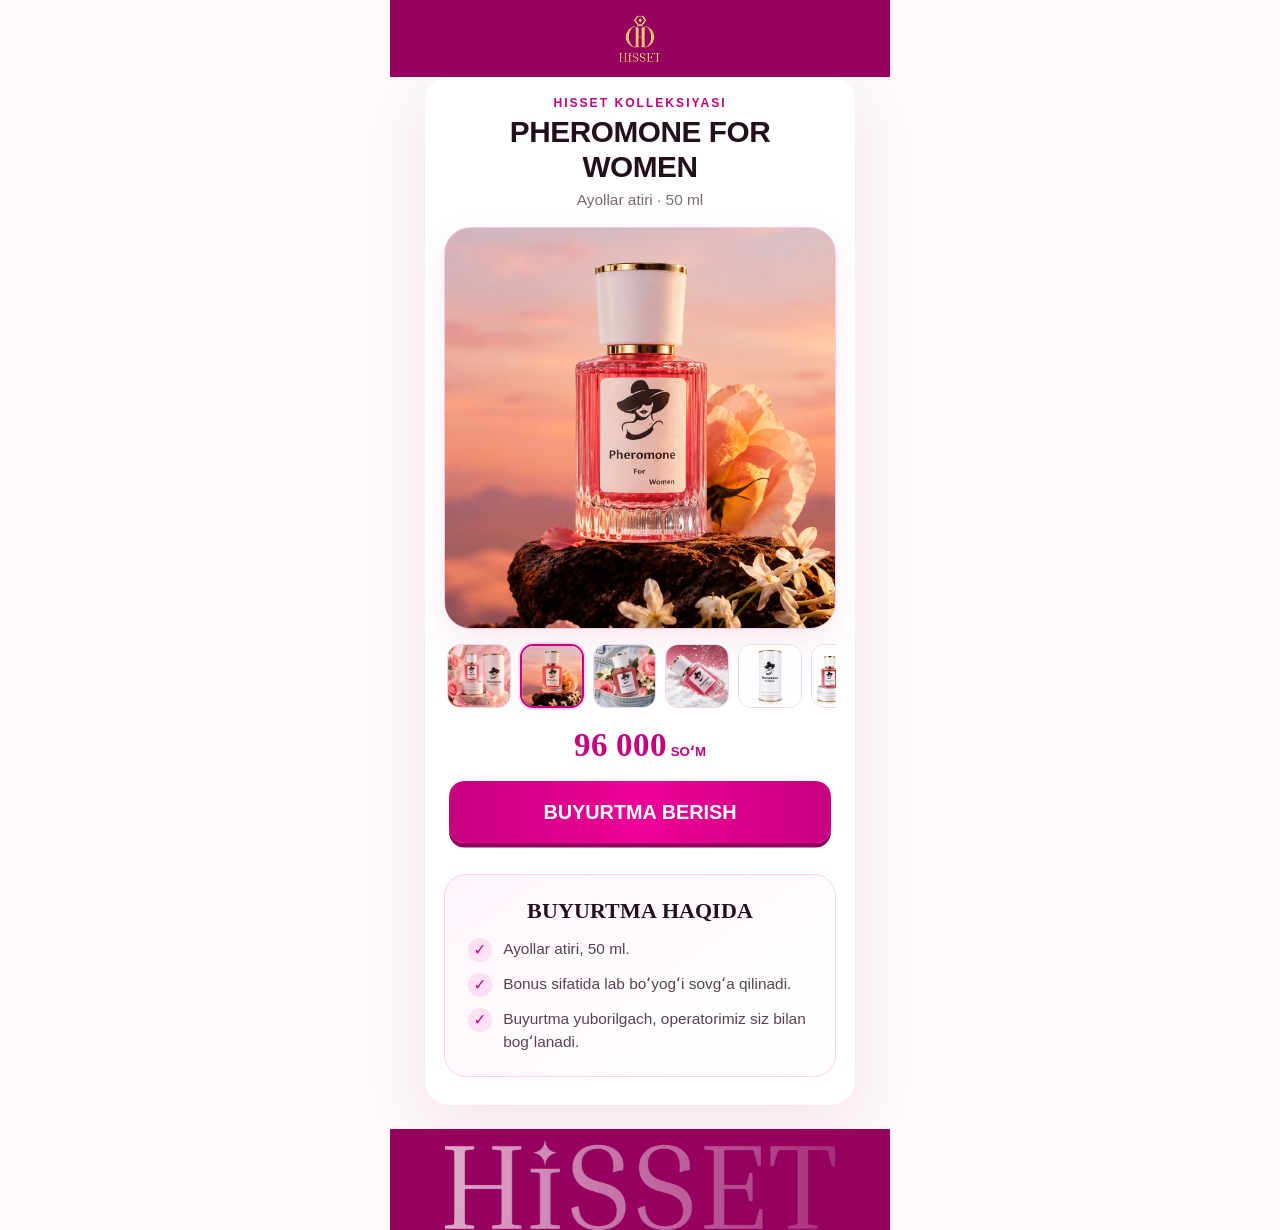
<file: pheromone/index.html>
<!doctype html>
<html lang="uz">
  <head>
    <meta charset="UTF-8" />
    <meta name="viewport" content="width=device-width, initial-scale=1" />
    <title>Pheromone For Women — Hisset</title>
    <meta name="description" content="Pheromone For Women ayollar atiri, 50 ml. Narxi 96 000 soʻm. Hisset Shop orqali buyurtma bering." />
    <meta name="theme-color" content="#96005f" />
    <link rel="canonical" href="https://hisset-parfume.vercel.app/pheromone/" />
    <style>
@font-face{font-family:Tinos;src:url(../fonts/tinos-700-caps.woff2);font-weight:700;font-display:swap}:root{--s:min(100vw / 390,430px / 390);--c-bg:#fff9fc;--c-paper:#fff;--c-ink:#23101c;--c-muted:#7a6873;--c-accent:#c7007e;--c-accent-2:#ee0097;--c-brand:#96005f}*{box-sizing:border-box}html{-webkit-text-size-adjust:100%;scrollbar-width:none}body{margin:0;min-height:100vh;background:var(--c-bg);color:var(--c-ink);font-family:Arial,-apple-system,"Segoe UI",Roboto,system-ui,sans-serif;-webkit-font-smoothing:antialiased}.page{width:100%;max-width:430px;margin-inline:auto;overflow:hidden;background:var(--c-paper)}.brand{position:relative;width:100%;max-width:500px;height:calc(70 * var(--s));margin-inline:auto;background:var(--c-brand)}.brand_logo{position:absolute;top:50%;left:50%;display:block;width:calc(37 * var(--s));height:calc(42 * var(--s));margin:0;background:url(../assets/hisset-logo.avif) center/contain no-repeat;transform:translate(-50%,-50%)}.thumb:focus-visible{outline:3px solid #fff;outline-offset:3px}.product_heading{padding:calc(17 * var(--s)) calc(22 * var(--s)) calc(14 * var(--s));text-align:center}.gallery{padding:0 calc(17 * var(--s))}.product_visual{height:calc(365 * var(--s));border:1px solid #f4cae6;border-radius:calc(24 * var(--s));background-color:#faf7f9;background-image:url(../assets/target/pheromone-gallery-bg-2.avif);background-position:center;background-repeat:no-repeat;background-size:cover;box-shadow:0 calc(12 * var(--s)) calc(34 * var(--s)) rgba(150,0,95,.09)}.thumbs{display:flex;justify-content:safe center;gap:calc(8 * var(--s));margin-top:calc(11 * var(--s));overflow-x:auto;padding:calc(3 * var(--s));scrollbar-width:none;-ms-overflow-style:none}.thumbs::-webkit-scrollbar{display:none}.thumb{flex:0 0 calc(58 * var(--s));width:calc(58 * var(--s));height:calc(58 * var(--s));padding:0;overflow:hidden;border:1px solid #efd5e5;border-radius:calc(12 * var(--s));background:#fff;cursor:pointer}.thumb[aria-pressed=true]{border:2px solid var(--c-accent);box-shadow:0 0 0 2px #ffd7ef}.thumb img{display:block;width:100%;height:100%;object-fit:cover}.product_copy{padding:calc(14 * var(--s)) calc(22 * var(--s)) 0;text-align:center}.eyebrow{margin:0 0 calc(5 * var(--s));color:var(--c-accent);font-size:calc(11 * var(--s));font-weight:800;letter-spacing:calc(1.8 * var(--s));text-transform:uppercase}.product_title{margin:0;font-family:Arial,-apple-system,"Segoe UI",Roboto,system-ui,sans-serif;font-size:calc(27 * var(--s));font-weight:700;line-height:calc(31 * var(--s));letter-spacing:calc(-.4 * var(--s));text-transform:uppercase}.product_meta{margin:calc(6 * var(--s)) 0 0;color:var(--c-muted);font-size:calc(14 * var(--s));line-height:1.35}.price_line{display:flex;align-items:baseline;justify-content:center;gap:calc(12 * var(--s));margin:0}.current_price{color:var(--c-accent);font-size:calc(12 * var(--s));font-weight:700;text-transform:uppercase}.current_price strong{font-family:Tinos,"Times New Roman",serif;font-size:calc(30 * var(--s))}.thumb--1{--gallery-image:url(../assets/target/pheromone-gallery-bg-1.avif)}.thumb--2{--gallery-image:url(../assets/target/pheromone-gallery-bg-2.avif)}.thumb--3{--gallery-image:url(../assets/target/pheromone-gallery-bg-3.avif)}.thumb--4{--gallery-image:url(../assets/target/pheromone-gallery-bg-4.avif)}.thumb--5{--gallery-image:url(../assets/target/pheromone-gallery-bg-5.avif)}.thumb--6{--gallery-image:url(../assets/target/pheromone-gallery-bg-6.avif)}.thumb--7{--gallery-image:url(../assets/target/pheromone-gallery-bg-7.avif)}.thumb--8{--gallery-image:url(../assets/target/pheromone-gallery-bg-8.avif)}.field_control:hover:not(:disabled){border-color:#d8afc8}.modal_submit:not(:disabled):hover{filter:brightness(1.05);transform:translateY(-1px);box-shadow:0 10px 24px rgba(181,0,115,.28)}.modal_submit:not(:disabled):active{transform:translateY(1px);box-shadow:0 5px 12px rgba(181,0,115,.22)}.select_trigger:hover:not(:disabled){border-color:#d8afc8;background:#fff}
    </style>
    <link rel="stylesheet" href="./css/main.css" media="print" onload="this.media='all'" />
    <noscript><link rel="stylesheet" href="./css/main.css" /></noscript>
  </head>
  <body data-product-id="pheromone" data-product-code="1005">
    <header class="brand">
      <span class="brand_logo" role="img" aria-label="Hisset"></span>
    </header>
    <div class="page">
      <main>
        <section class="product_heading" aria-labelledby="product-title">
          <p class="eyebrow">Hisset kolleksiyasi</p>
          <h1 class="product_title" id="product-title">Pheromone For Women</h1>
          <p class="product_meta">Ayollar atiri · 50 ml</p>
        </section>
        <section class="gallery" aria-label="Pheromone For Women rasmlari">
          <div class="product_visual" role="img" aria-label="Pheromone atiri — 2-rasm"></div>
          <div class="thumbs" aria-label="Rasm tanlash"><button class="thumb thumb--1" type="button" data-gallery-index="1" data-gallery-zoom="1.25" data-gallery-alt="Pheromone atiri — 1-rasm" aria-label="1-rasmni kattalashtirish" aria-pressed="false"><img src="../assets/target/pheromone-gallery-bg-1.avif" alt="Pheromone atiri — 1-rasm" width="58" height="58" loading="lazy" decoding="async" /></button>
<button class="thumb thumb--2" type="button" data-gallery-index="2" data-gallery-zoom="1.25" data-gallery-alt="Pheromone atiri — 2-rasm" aria-label="2-rasmni kattalashtirish" aria-pressed="true"><img src="../assets/target/pheromone-gallery-bg-2.avif" alt="Pheromone atiri — 2-rasm" width="58" height="58" loading="lazy" decoding="async" /></button>
<button class="thumb thumb--3" type="button" data-gallery-index="3" data-gallery-zoom="1.25" data-gallery-alt="Pheromone atiri — 3-rasm" aria-label="3-rasmni kattalashtirish" aria-pressed="false"><img src="../assets/target/pheromone-gallery-bg-3.avif" alt="Pheromone atiri — 3-rasm" width="58" height="58" loading="lazy" decoding="async" /></button>
<button class="thumb thumb--4" type="button" data-gallery-index="4" data-gallery-zoom="1.25" data-gallery-alt="Pheromone atiri — 4-rasm" aria-label="4-rasmni kattalashtirish" aria-pressed="false"><img src="../assets/target/pheromone-gallery-bg-4.avif" alt="Pheromone atiri — 4-rasm" width="58" height="58" loading="lazy" decoding="async" /></button>
<button class="thumb thumb--5" type="button" data-gallery-index="5" data-gallery-zoom="1.12" data-gallery-alt="Pheromone atiri — 5-rasm" aria-label="5-rasmni kattalashtirish" aria-pressed="false"><img src="../assets/target/pheromone-gallery-bg-5.avif" alt="Pheromone atiri — 5-rasm" width="58" height="58" loading="lazy" decoding="async" /></button>
<button class="thumb thumb--6" type="button" data-gallery-index="6" data-gallery-zoom="1.18" data-gallery-alt="Pheromone atiri — 6-rasm" aria-label="6-rasmni kattalashtirish" aria-pressed="false"><img src="../assets/target/pheromone-gallery-bg-6.avif" alt="Pheromone atiri — 6-rasm" width="58" height="58" loading="lazy" decoding="async" /></button>
<button class="thumb thumb--7" type="button" data-gallery-index="7" data-gallery-zoom="1.18" data-gallery-alt="Pheromone atiri — 7-rasm" aria-label="7-rasmni kattalashtirish" aria-pressed="false"><img src="../assets/target/pheromone-gallery-bg-7.avif" alt="Pheromone atiri — 7-rasm" width="58" height="58" loading="lazy" decoding="async" /></button>
<button class="thumb thumb--8" type="button" data-gallery-index="8" data-gallery-zoom="1.18" data-gallery-alt="Pheromone atiri — 8-rasm" aria-label="8-rasmni kattalashtirish" aria-pressed="false"><img src="../assets/target/pheromone-gallery-bg-8.avif" alt="Pheromone atiri — 8-rasm" width="58" height="58" loading="lazy" decoding="async" /></button></div>
        </section>
        <section class="product_copy" aria-label="Narx va buyurtma">
          <p class="price_line"><span class="current_price"><strong>96 000</strong> soʻm</span></p>
          <button class="cta js_order" type="button">Buyurtma berish</button>
        </section>
        <section class="offer" aria-labelledby="offer-title">
          <h2 class="offer_title" id="offer-title">Buyurtma haqida</h2>
          <ul class="offer_list">
            <li>Ayollar atiri, 50 ml.</li>
            <li>Bonus sifatida lab boʻyogʻi sovgʻa qilinadi.</li>
            <li>Buyurtma yuborilgach, operatorimiz siz bilan bogʻlanadi.</li>
          </ul>
        </section>
      </main>
    </div>
    <footer class="footer" aria-label="Hisset"><span class="footer_logo" role="img" aria-label="Hisset"></span></footer>
    <dialog class="order_modal" id="order-modal" aria-label="Buyurtma berish">
      <div class="modal_inner">
        <button class="modal_close" type="button" aria-label="Yopish">×</button>
        <form class="order_form" id="order-form" novalidate>
          <fieldset class="form_step" data-step="1">
            <legend class="step_title" tabindex="-1">Siz bilan bogʻlanish</legend>
            <label class="field">Ism va familiya<input class="field_control" name="full_name" autocomplete="name" minlength="2" maxlength="120" placeholder="Ism va familiyangiz" required /></label>
            <label class="field field_phone">Telefon raqami<span class="phone_control"><span class="phone_prefix" aria-hidden="true">+998</span><input class="field_control phone_input" name="phone" type="tel" inputmode="numeric" autocomplete="tel-national" maxlength="24" pattern="[0-9]{2} [0-9]{3} [0-9]{2} [0-9]{2}" placeholder="90 123 45 67" aria-label="Oʻzbekiston telefon raqami" required /></span></label>
          </fieldset>
          <fieldset class="form_step" data-step="2" hidden disabled>
            <legend class="step_title" tabindex="-1">Buyurtmani qayerga yuboramiz?</legend>
            <div class="field_row">
              <div class="field"><label class="field_label" for="region">Viloyat</label><select class="field_control" id="region" name="region" autocomplete="address-level1" required disabled><option value="">Yuklanmoqda…</option></select></div>
              <div class="field"><label class="field_label" for="district">Shahar yoki tuman</label><select class="field_control" id="district" name="district" autocomplete="address-level2" required disabled><option value="">Avval viloyatni tanlang</option></select></div>
            </div>
            <div class="field_row">
              <div class="field"><label class="field_label" for="post-type">Pochta</label><select class="field_control" id="post-type" name="post_type" required disabled><option value="">Tanlang</option></select></div>
              <div class="field"><label class="field_label" for="post-office">Filial</label><select class="field_control" id="post-office" name="post_office" required disabled><option value="">Tuman va pochtani tanlang</option></select></div>
            </div>
            <label class="field">Qoʻshimcha manzil yoki moʻljal (ixtiyoriy)<textarea class="field_control" name="address_note" maxlength="500" placeholder="Ixtiyoriy"></textarea></label>
            <p class="delivery_hint">Yetkazib berish tafsilotlarini operatorimiz siz bilan aniqlashtiradi.</p>
          </fieldset>
          <p class="form_status" id="form-status" role="status" aria-live="polite" hidden></p>
          <button class="delivery_retry" type="button" hidden>Qayta yuklash</button>
          <div class="form_actions">
            <button class="modal_submit" type="submit" disabled>Davom etish →</button>
          </div>
        </form>
        <section class="payment_panel" tabindex="-1" aria-live="polite" hidden>
          <p class="payment_success">✓ Buyurtmangiz qabul qilindi. Tez orada operatorimiz siz bilan bogʻlanadi.</p>
          <div class="payment_summary"><span>Tanlangan mahsulot</span><strong class="payment_product"></strong><b class="payment_amount"></b><small class="payment_description"></small></div>
          <a class="payment_action" href="#"><span>Telegram orqali bogʻlanish</span><span class="modal_help_icon" aria-hidden="true"><svg width="21" height="21" viewBox="0 0 24 24" fill="currentColor" focusable="false"><path d="M21.7 3.2 18.5 19c-.2 1.1-.9 1.4-1.8.9l-4.9-3.6-2.4 2.3c-.3.3-.5.5-1 .5l.4-5 9.1-8.2c.4-.4-.1-.6-.6-.2L6 12.8l-4.8-1.5c-1-.3-1.1-1 .2-1.5L20.1 2.6c.9-.3 1.8.2 1.6.6Z"/></svg></span></a>
          <a class="payment_channel" href="https://t.me/+vE3ujSZuXVU3YmFi" target="_blank" rel="noopener noreferrer">Bizni Telegram kanalida kuzatib boring</a>
        </section>
        <a class="modal_help" href="https://t.me/hisset_officialbot" target="_blank" rel="noopener noreferrer" aria-label="Telegram orqali bogʻlanish (yangi oynada)">
          <span class="modal_help_label">Telegram orqali bogʻlanish</span>
          <span class="modal_help_icon" aria-hidden="true"><svg width="21" height="21" viewBox="0 0 24 24" fill="currentColor" focusable="false"><path d="M21.7 3.2 18.5 19c-.2 1.1-.9 1.4-1.8.9l-4.9-3.6-2.4 2.3c-.3.3-.5.5-1 .5l.4-5 9.1-8.2c.4-.4-.1-.6-.6-.2L6 12.8l-4.8-1.5c-1-.3-1.1-1 .2-1.5L20.1 2.6c.9-.3 1.8.2 1.6.6Z"/></svg></span>
        </a>
      </div>
    </dialog>
    <script src="../js/product-page.js" defer></script>
  </body>
</html>
</file>
<file: css/main.css>
img{display:block;max-width:100%}.collection_title{text-align:center;font-family:Tinos,"Times New Roman",serif;white-space:nowrap;font-size:calc(25 * var(--s));line-height:calc(35 * var(--s));text-transform:uppercase;letter-spacing:calc(-.6 * var(--s))}.products{display:grid;gap:calc(26 * var(--s));margin:calc(14 * var(--s)) auto 0;width:calc(319 * var(--s));list-style:none}.product{position:relative;height:calc(390 * var(--s));padding:calc(11 * var(--s)) calc(15 * var(--s)) calc(16 * var(--s));border:1px solid #ff35b7;border-radius:calc(17 * var(--s));background:#fff}.product>.bonus{z-index:1;top:calc(-15 * var(--s));left:calc(-13 * var(--s))}.product_image_link{display:block;border-radius:calc(12 * var(--s))}.product_image_link:focus-visible{outline:3px solid var(--c-brand);outline-offset:4px}.product_image{width:calc(287 * var(--s));height:calc(244 * var(--s));object-fit:cover;border-radius:calc(12 * var(--s))}.product_title{display:flex;flex-direction:column;justify-content:center;height:calc(42 * var(--s));margin:calc(12 * var(--s)) calc(-3 * var(--s)) calc(11 * var(--s));font-family:Tinos,"Times New Roman",serif;font-size:calc(15.5 * var(--s));font-weight:700;line-height:calc(21 * var(--s));text-align:center;text-transform:uppercase;letter-spacing:calc(-.4 * var(--s));white-space:nowrap}.product_price{position:absolute;z-index:2;top:calc(-5 * var(--s));right:calc(9 * var(--s));width:calc(39 * var(--s));height:calc(107 * var(--s));object-fit:contain}.product_price_long{height:calc(113 * var(--s))}.collection_image{width:100%;height:calc(219 * var(--s));object-fit:cover;margin-top:calc(10 * var(--s))}.footer{width:100%;aspect-ratio:390/67;overflow:hidden;background:var(--c-brand)}.footer_logo{display:block;width:100%;aspect-ratio:390/101;background:url(../assets/hisset-footer-logo.avif) center top/100% auto no-repeat;filter:brightness(0) invert(1);mask-image:linear-gradient(90deg,rgb(0 0 0/.67),rgb(0 0 0/.18));mask-size:100% 100%}
</file>
<file: creed/css/main.css>
.offer{margin:calc(28 * var(--s)) calc(17 * var(--s)) calc(25 * var(--s));padding:calc(21 * var(--s));border:1px solid #ffd0ed;border-radius:calc(20 * var(--s));background:linear-gradient(145deg,#fff6fc,#fff);text-align:left}.offer_title{margin:0 0 calc(12 * var(--s));font-family:Tinos,"Times New Roman",serif;font-size:calc(20 * var(--s));text-align:center;text-transform:uppercase}.offer_list{display:grid;gap:calc(10 * var(--s));margin:0;padding:0;list-style:none}.offer_list li{display:flex;gap:calc(10 * var(--s));align-items:flex-start;color:#57434f;font-size:calc(14 * var(--s));line-height:1.45}.offer_list li:before{content:"✓";display:grid;flex:0 0 calc(22 * var(--s));width:calc(22 * var(--s));height:calc(22 * var(--s));place-items:center;border-radius:50%;background:#ffe0f2;color:var(--c-accent);font-weight:900}.footer{width:100%;max-width:500px;margin-inline:auto;aspect-ratio:390/67;overflow:hidden;background:var(--c-brand)}.footer_logo{display:block;width:100%;aspect-ratio:390/101;background:url(../../assets/hisset-footer-logo.avif) center top/100% auto no-repeat;filter:brightness(0) invert(1);mask-image:linear-gradient(90deg,rgb(0 0 0/0.67),rgb(0 0 0/0.18));mask-size:100% 100%}.order_modal{width:min(420px,calc(100% - 24px));max-height:calc(100dvh - 24px);padding:0;overflow:hidden;border:1px solid rgba(150,0,95,.08);border-radius:26px;background:#fff;color:var(--c-ink);box-shadow:0 30px 90px rgba(68,0,42,.28);scrollbar-width:thin;scrollbar-color:#e7c8db transparent}.order_modal::backdrop{background:rgba(35,5,24,.62);backdrop-filter:blur(6px)}.modal_inner{position:relative;min-height:0;max-height:calc(100dvh - 24px);padding:58px 18px 18px;overflow-y:auto;overscroll-behavior:contain;scroll-padding-block:18px;scrollbar-width:thin;scrollbar-color:#e7c8db transparent;text-align:center}.modal_close{position:absolute;top:9px;right:9px;display:grid;width:40px;height:40px;padding:0;place-items:center;border:0;border-radius:50%;background:#fff1f8;color:var(--c-brand);box-shadow:inset 0 0 0 1px #f0d8e7;font-size:23px;line-height:1;cursor:pointer;transition:background .2s,transform .2s}.modal_close:hover{background:#fde4f2}.modal_close:active{transform:scale(.94)}.order_form{display:grid;gap:8px;text-align:left}.field_row{display:grid;grid-template-columns:1fr 1fr;gap:10px}.field{display:grid;gap:5px;color:#513743;font-size:12px;font-weight:700;line-height:1.2}.field_control{width:100%;min-width:0;height:44px;padding:0 12px;border:1px solid #e3cedb;border-radius:12px;outline:0;background:#fffbfd;color:var(--c-ink);font:500 14px Arial,sans-serif;transition:border-color .2s,box-shadow .2s,background .2s}.field_control:focus{border-color:var(--c-accent);background:#fff;box-shadow:0 0 0 3px rgba(199,0,126,.12)}.field_control::placeholder{color:#ad9da6}.field_control:disabled{background:#f8f3f6;color:#a7959f;cursor:not-allowed}.phone_control{display:flex;align-items:center;height:44px;overflow:hidden;border:1px solid #e3cedb;border-radius:12px;background:#fffbfd;transition:border-color .2s,box-shadow .2s,background .2s}.phone_control:hover{border-color:#d8afc8}.phone_control:focus-within{border-color:var(--c-accent);background:#fff;box-shadow:0 0 0 3px rgba(199,0,126,.12)}.phone_prefix{display:flex;align-items:center;align-self:stretch;padding:0 10px 0 12px;border-right:1px solid #ead8e3;background:#fff5fa;color:#5b3d4f;font-size:14px;font-weight:700}.phone_input.field_control{height:100%;border:0;border-radius:0;background:0 0;box-shadow:none}.field textarea.field_control{height:54px;padding-block:9px;resize:vertical}.delivery_hint{margin:0;color:var(--c-muted);font-size:11.5px;line-height:1.35}.form_status{margin:0;padding:8px 10px;border-radius:10px;background:#fff0f5;color:#9d214d;font-size:11.5px;line-height:1.35;text-align:center}.form_status[hidden]{display:none}.modal_submit{display:flex;align-items:center;justify-content:center;width:100%;min-height:52px;padding:13px 18px;border:1px solid transparent;border-radius:15px;background:linear-gradient(135deg,#b50073,var(--c-accent-2));box-shadow:0 8px 20px rgba(181,0,115,.22);color:#fff;font-size:13.5px;font-weight:800;letter-spacing:.25px;text-transform:uppercase;cursor:pointer;transition:filter .2s,transform .2s,box-shadow .2s,background .2s}.modal_submit:disabled{border-color:#ecd7e4;background:#f7eef3;box-shadow:none;color:#9a7188;cursor:not-allowed}@media (max-width:350px){.field_row{grid-template-columns:1fr}.modal_inner{padding-inline:14px}}@media (min-width:431px){.page{border-radius:24px;box-shadow:0 20px 70px rgba(80,0,50,.09)}.footer{height:101px;margin-top:24px;aspect-ratio:auto}.footer_logo{width:min(390px,100%);height:101px;margin-inline:auto;aspect-ratio:auto}}.field{position:relative}.field:focus-within{z-index:40}.native_select{position:absolute!important;width:1px!important;height:1px!important;margin:0!important;padding:0!important;overflow:hidden;opacity:0;pointer-events:none}.select_widget{position:relative;min-width:0}.select_trigger{display:flex;width:100%;height:44px;padding:0 10px 0 12px;align-items:center;justify-content:space-between;gap:8px;border:1px solid #e3cedb;border-radius:12px;outline:0;background:#fffbfd;color:var(--c-ink);font:500 14px Arial,sans-serif;text-align:left;cursor:pointer;touch-action:manipulation;transition:border-color .2s,box-shadow .2s,background .2s}.select_trigger:focus-visible,.select_widget.is_open .select_trigger{border-color:var(--c-accent);background:#fff;box-shadow:0 0 0 3px rgba(199,0,126,.12)}.select_trigger:disabled{background:#f8f3f6;color:#a7959f;cursor:not-allowed}.select_value{min-width:0;overflow:hidden;text-overflow:ellipsis;white-space:nowrap}.select_value.is_placeholder{color:#8d7a85}.select_trigger:disabled .select_value{color:#b9aab2}.select_chevron{flex:0 0 18px;width:18px;height:18px;fill:none;stroke:currentColor;stroke-width:2.25;stroke-linecap:round;stroke-linejoin:round;transform:rotate(var(--select-chevron-rotate,0deg));transform-box:fill-box;transform-origin:center;transition:transform .2s ease}.select_menu{position:absolute;display:grid;top:calc(100% + 6px);left:0;z-index:50;width:max(100%,220px);max-height:min(208px,32dvh);padding:6px;gap:2px;overflow-y:auto;overscroll-behavior:contain;border:1px solid #efd5e5;border-radius:13px;background:#fff;box-shadow:0 14px 38px rgba(83,18,57,.2),0 3px 10px rgba(83,18,57,.1);scrollbar-width:thin;scrollbar-color:#dba8c7 transparent}.field_row>.field:nth-child(2) .select_menu{right:0;left:auto}.select_menu[hidden]{display:none}.select_option[hidden]{display:none}.select_option{display:flex;width:100%;min-height:38px;padding:9px 10px;align-items:center;justify-content:space-between;gap:8px;border:0;border-radius:9px;outline:0;background:0 0;color:#38232f;font:500 13.5px/1.3 Arial,sans-serif;text-align:left;cursor:pointer;touch-action:manipulation}.select_option:focus-visible,.select_option:hover{background:#fff0f8;color:var(--c-brand)}.select_option[aria-selected=true]{background:#fbe4f2;color:var(--c-accent);font-weight:700}.select_option[aria-selected=true]::after{content:"✓";flex:0 0 auto;font-size:14px;font-weight:900}@media (max-width:350px){.select_menu{right:0;left:0;width:100%}}.payment_panel{display:grid;gap:12px;text-align:left;outline:0}.order_form[hidden],.payment_panel[hidden]{display:none}.payment_success{margin:0;padding:10px 12px;border-radius:12px;background:#f0faea;color:#3c6a2b;font-size:13px;font-weight:800;text-align:center}.payment_summary{display:grid;gap:4px;padding:13px 14px;border:1px solid #f0d8e7;border-radius:14px;background:#fff9fc}.payment_summary span{color:var(--c-muted);font-size:11px;font-weight:700;text-transform:uppercase}.payment_product{color:var(--c-ink);font-size:16px}.payment_amount{color:var(--c-accent);font-size:24px}.payment_description{color:var(--c-muted);font-size:12px;line-height:1.4}.payment_action,.payment_channel{display:flex;min-height:50px;padding:12px 15px;align-items:center;justify-content:center;border-radius:14px;font-size:13px;font-weight:800;text-align:center;text-decoration:none}.payment_action{gap:10px;background:linear-gradient(135deg,#b50073,var(--c-accent-2));box-shadow:0 7px 18px rgba(181,0,115,.2);color:#fff}.payment_channel{border:1px solid #dcb4ce;background:#fff;color:var(--c-brand)}.payment_action:focus-visible,.payment_channel:focus-visible{outline:3px solid var(--c-brand);outline-offset:2px}.order_modal.has_payment .modal_help{display:none}.modal_help{display:flex;min-height:54px;align-items:center;justify-content:center;gap:10px;margin-top:14px;padding:9px 15px;border:0;border-radius:14px;background:linear-gradient(135deg,#b50073,var(--c-accent-2));box-shadow:0 8px 20px rgba(181,0,115,.22);color:#fff;text-decoration:none;transition:filter .2s,transform .2s,box-shadow .2s}.modal_help:hover{filter:brightness(1.04);transform:translateY(-1px);box-shadow:0 10px 24px rgba(181,0,115,.28)}.modal_help:active{transform:translateY(1px)}.modal_help:focus-visible{outline:3px solid var(--c-brand);outline-offset:2px}.modal_help_label{min-width:0;font-size:clamp(13px,3.7vw,14px);font-weight:800;line-height:1.2;white-space:nowrap}.modal_help_icon{display:grid;flex:0 0 36px;width:36px;height:36px;place-items:center;border-radius:50%;background:rgba(255,255,255,.18);color:#fff}.form_step{display:grid;min-width:0;margin:0;padding:0;border:0;gap:12px}.form_step[hidden],.delivery_retry[hidden]{display:none}.step_title{float:left;width:100%;margin:0 0 4px;padding:0;color:var(--c-ink);font-size:16px;font-weight:700;line-height:1.35;outline:0}.form_actions{display:flex;align-items:center;gap:8px;margin-top:4px}.delivery_retry:focus-visible{outline:3px solid var(--c-accent);outline-offset:2px}.form_actions .modal_submit{flex:1;min-width:0;padding-inline:10px}.delivery_retry{min-height:42px;padding:8px 12px;border:1px solid #e6cede;border-radius:10px;background:#fff;color:var(--c-brand);font:700 13px Arial,sans-serif;cursor:pointer}
</file>
<file: ibraq/css/main.css>
.offer{margin:calc(28 * var(--s)) calc(17 * var(--s)) calc(25 * var(--s));padding:calc(21 * var(--s));border:1px solid #ffd0ed;border-radius:calc(20 * var(--s));background:linear-gradient(145deg,#fff6fc,#fff);text-align:left}.offer_title{margin:0 0 calc(12 * var(--s));font-family:Tinos,"Times New Roman",serif;font-size:calc(20 * var(--s));text-align:center;text-transform:uppercase}.offer_list{display:grid;gap:calc(10 * var(--s));margin:0;padding:0;list-style:none}.offer_list li{display:flex;gap:calc(10 * var(--s));align-items:flex-start;color:#57434f;font-size:calc(14 * var(--s));line-height:1.45}.offer_list li:before{content:"✓";display:grid;flex:0 0 calc(22 * var(--s));width:calc(22 * var(--s));height:calc(22 * var(--s));place-items:center;border-radius:50%;background:#ffe0f2;color:var(--c-accent);font-weight:900}.footer{width:100%;max-width:500px;margin-inline:auto;aspect-ratio:390/67;overflow:hidden;background:var(--c-brand)}.footer_logo{display:block;width:100%;aspect-ratio:390/101;background:url(../../assets/hisset-footer-logo.avif) center top/100% auto no-repeat;filter:brightness(0) invert(1);mask-image:linear-gradient(90deg,rgb(0 0 0/0.67),rgb(0 0 0/0.18));mask-size:100% 100%}.order_modal{width:min(420px,calc(100% - 24px));max-height:calc(100dvh - 24px);padding:0;overflow:hidden;border:1px solid rgba(150,0,95,.08);border-radius:26px;background:#fff;color:var(--c-ink);box-shadow:0 30px 90px rgba(68,0,42,.28);scrollbar-width:thin;scrollbar-color:#e7c8db transparent}.order_modal::backdrop{background:rgba(35,5,24,.62);backdrop-filter:blur(6px)}.modal_inner{position:relative;min-height:0;max-height:calc(100dvh - 24px);padding:58px 18px 18px;overflow-y:auto;overscroll-behavior:contain;scroll-padding-block:18px;scrollbar-width:thin;scrollbar-color:#e7c8db transparent;text-align:center}.modal_close{position:absolute;top:9px;right:9px;display:grid;width:40px;height:40px;padding:0;place-items:center;border:0;border-radius:50%;background:#fff1f8;color:var(--c-brand);box-shadow:inset 0 0 0 1px #f0d8e7;font-size:23px;line-height:1;cursor:pointer;transition:background .2s,transform .2s}.modal_close:hover{background:#fde4f2}.modal_close:active{transform:scale(.94)}.order_form{display:grid;gap:8px;text-align:left}.field_row{display:grid;grid-template-columns:1fr 1fr;gap:10px}.field{display:grid;gap:5px;color:#513743;font-size:12px;font-weight:700;line-height:1.2}.field_control{width:100%;min-width:0;height:44px;padding:0 12px;border:1px solid #e3cedb;border-radius:12px;outline:0;background:#fffbfd;color:var(--c-ink);font:500 14px Arial,sans-serif;transition:border-color .2s,box-shadow .2s,background .2s}.field_control:focus{border-color:var(--c-accent);background:#fff;box-shadow:0 0 0 3px rgba(199,0,126,.12)}.field_control::placeholder{color:#ad9da6}.field_control:disabled{background:#f8f3f6;color:#a7959f;cursor:not-allowed}.phone_control{display:flex;align-items:center;height:44px;overflow:hidden;border:1px solid #e3cedb;border-radius:12px;background:#fffbfd;transition:border-color .2s,box-shadow .2s,background .2s}.phone_control:hover{border-color:#d8afc8}.phone_control:focus-within{border-color:var(--c-accent);background:#fff;box-shadow:0 0 0 3px rgba(199,0,126,.12)}.phone_prefix{display:flex;align-items:center;align-self:stretch;padding:0 10px 0 12px;border-right:1px solid #ead8e3;background:#fff5fa;color:#5b3d4f;font-size:14px;font-weight:700}.phone_input.field_control{height:100%;border:0;border-radius:0;background:0 0;box-shadow:none}.field textarea.field_control{height:54px;padding-block:9px;resize:vertical}.delivery_hint{margin:0;color:var(--c-muted);font-size:11.5px;line-height:1.35}.form_status{margin:0;padding:8px 10px;border-radius:10px;background:#fff0f5;color:#9d214d;font-size:11.5px;line-height:1.35;text-align:center}.form_status[hidden]{display:none}.modal_submit{display:flex;align-items:center;justify-content:center;width:100%;min-height:52px;padding:13px 18px;border:1px solid transparent;border-radius:15px;background:linear-gradient(135deg,#b50073,var(--c-accent-2));box-shadow:0 8px 20px rgba(181,0,115,.22);color:#fff;font-size:13.5px;font-weight:800;letter-spacing:.25px;text-transform:uppercase;cursor:pointer;transition:filter .2s,transform .2s,box-shadow .2s,background .2s}.modal_submit:disabled{border-color:#ecd7e4;background:#f7eef3;box-shadow:none;color:#9a7188;cursor:not-allowed}@media (max-width:350px){.field_row{grid-template-columns:1fr}.modal_inner{padding-inline:14px}}@media (min-width:431px){.page{border-radius:24px;box-shadow:0 20px 70px rgba(80,0,50,.09)}.footer{height:101px;margin-top:24px;aspect-ratio:auto}.footer_logo{width:min(390px,100%);height:101px;margin-inline:auto;aspect-ratio:auto}}.field{position:relative}.field:focus-within{z-index:40}.native_select{position:absolute!important;width:1px!important;height:1px!important;margin:0!important;padding:0!important;overflow:hidden;opacity:0;pointer-events:none}.select_widget{position:relative;min-width:0}.select_trigger{display:flex;width:100%;height:44px;padding:0 10px 0 12px;align-items:center;justify-content:space-between;gap:8px;border:1px solid #e3cedb;border-radius:12px;outline:0;background:#fffbfd;color:var(--c-ink);font:500 14px Arial,sans-serif;text-align:left;cursor:pointer;touch-action:manipulation;transition:border-color .2s,box-shadow .2s,background .2s}.select_trigger:focus-visible,.select_widget.is_open .select_trigger{border-color:var(--c-accent);background:#fff;box-shadow:0 0 0 3px rgba(199,0,126,.12)}.select_trigger:disabled{background:#f8f3f6;color:#a7959f;cursor:not-allowed}.select_value{min-width:0;overflow:hidden;text-overflow:ellipsis;white-space:nowrap}.select_value.is_placeholder{color:#8d7a85}.select_trigger:disabled .select_value{color:#b9aab2}.select_chevron{flex:0 0 18px;width:18px;height:18px;fill:none;stroke:currentColor;stroke-width:2.25;stroke-linecap:round;stroke-linejoin:round;transform:rotate(var(--select-chevron-rotate,0deg));transform-box:fill-box;transform-origin:center;transition:transform .2s ease}.select_menu{position:absolute;display:grid;top:calc(100% + 6px);left:0;z-index:50;width:max(100%,220px);max-height:min(208px,32dvh);padding:6px;gap:2px;overflow-y:auto;overscroll-behavior:contain;border:1px solid #efd5e5;border-radius:13px;background:#fff;box-shadow:0 14px 38px rgba(83,18,57,.2),0 3px 10px rgba(83,18,57,.1);scrollbar-width:thin;scrollbar-color:#dba8c7 transparent}.field_row>.field:nth-child(2) .select_menu{right:0;left:auto}.select_menu[hidden]{display:none}.select_option[hidden]{display:none}.select_option{display:flex;width:100%;min-height:38px;padding:9px 10px;align-items:center;justify-content:space-between;gap:8px;border:0;border-radius:9px;outline:0;background:0 0;color:#38232f;font:500 13.5px/1.3 Arial,sans-serif;text-align:left;cursor:pointer;touch-action:manipulation}.select_option:focus-visible,.select_option:hover{background:#fff0f8;color:var(--c-brand)}.select_option[aria-selected=true]{background:#fbe4f2;color:var(--c-accent);font-weight:700}.select_option[aria-selected=true]::after{content:"✓";flex:0 0 auto;font-size:14px;font-weight:900}@media (max-width:350px){.select_menu{right:0;left:0;width:100%}}.payment_panel{display:grid;gap:12px;text-align:left;outline:0}.order_form[hidden],.payment_panel[hidden]{display:none}.payment_success{margin:0;padding:10px 12px;border-radius:12px;background:#f0faea;color:#3c6a2b;font-size:13px;font-weight:800;text-align:center}.payment_summary{display:grid;gap:4px;padding:13px 14px;border:1px solid #f0d8e7;border-radius:14px;background:#fff9fc}.payment_summary span{color:var(--c-muted);font-size:11px;font-weight:700;text-transform:uppercase}.payment_product{color:var(--c-ink);font-size:16px}.payment_amount{color:var(--c-accent);font-size:24px}.payment_description{color:var(--c-muted);font-size:12px;line-height:1.4}.payment_action,.payment_channel{display:flex;min-height:50px;padding:12px 15px;align-items:center;justify-content:center;border-radius:14px;font-size:13px;font-weight:800;text-align:center;text-decoration:none}.payment_action{gap:10px;background:linear-gradient(135deg,#b50073,var(--c-accent-2));box-shadow:0 7px 18px rgba(181,0,115,.2);color:#fff}.payment_channel{border:1px solid #dcb4ce;background:#fff;color:var(--c-brand)}.payment_action:focus-visible,.payment_channel:focus-visible{outline:3px solid var(--c-brand);outline-offset:2px}.order_modal.has_payment .modal_help{display:none}.modal_help{display:flex;min-height:54px;align-items:center;justify-content:center;gap:10px;margin-top:14px;padding:9px 15px;border:0;border-radius:14px;background:linear-gradient(135deg,#b50073,var(--c-accent-2));box-shadow:0 8px 20px rgba(181,0,115,.22);color:#fff;text-decoration:none;transition:filter .2s,transform .2s,box-shadow .2s}.modal_help:hover{filter:brightness(1.04);transform:translateY(-1px);box-shadow:0 10px 24px rgba(181,0,115,.28)}.modal_help:active{transform:translateY(1px)}.modal_help:focus-visible{outline:3px solid var(--c-brand);outline-offset:2px}.modal_help_label{min-width:0;font-size:clamp(13px,3.7vw,14px);font-weight:800;line-height:1.2;white-space:nowrap}.modal_help_icon{display:grid;flex:0 0 36px;width:36px;height:36px;place-items:center;border-radius:50%;background:rgba(255,255,255,.18);color:#fff}.form_step{display:grid;min-width:0;margin:0;padding:0;border:0;gap:12px}.form_step[hidden],.delivery_retry[hidden]{display:none}.step_title{float:left;width:100%;margin:0 0 4px;padding:0;color:var(--c-ink);font-size:16px;font-weight:700;line-height:1.35;outline:0}.form_actions{display:flex;align-items:center;gap:8px;margin-top:4px}.delivery_retry:focus-visible{outline:3px solid var(--c-accent);outline-offset:2px}.form_actions .modal_submit{flex:1;min-width:0;padding-inline:10px}.delivery_retry{min-height:42px;padding:8px 12px;border:1px solid #e6cede;border-radius:10px;background:#fff;color:var(--c-brand);font:700 13px Arial,sans-serif;cursor:pointer}
</file>
<file: indila/css/main.css>
.cta{display:flex;align-items:center;justify-content:center;width:100%;height:calc(57 * var(--s));margin-top:calc(15 * var(--s));border:0;border-radius:calc(14 * var(--s));background:linear-gradient(90deg,var(--c-accent),var(--c-accent-2),var(--c-accent));box-shadow:0 calc(4 * var(--s)) 0 #94005e;color:#fff;font-family:Arial,sans-serif;font-size:calc(18 * var(--s));font-weight:800;text-transform:uppercase;cursor:pointer}.cta:active{transform:translateY(calc(2 * var(--s)));box-shadow:none}.cta:focus-visible,.modal_close:focus-visible,.modal_submit:focus-visible{outline:3px solid var(--c-brand);outline-offset:2px}.offer{margin:calc(28 * var(--s)) calc(17 * var(--s)) calc(25 * var(--s));padding:calc(21 * var(--s));border:1px solid #ffd0ed;border-radius:calc(20 * var(--s));background:linear-gradient(145deg,#fff6fc,#fff);text-align:left}.offer_title{margin:0 0 calc(12 * var(--s));font-family:Tinos,"Times New Roman",serif;font-size:calc(20 * var(--s));text-align:center;text-transform:uppercase}.offer_list{display:grid;gap:calc(10 * var(--s));margin:0;padding:0;list-style:none}.offer_list li{display:flex;gap:calc(10 * var(--s));align-items:flex-start;color:#57434f;font-size:calc(14 * var(--s));line-height:1.45}.offer_list li:before{content:"✓";display:grid;flex:0 0 calc(22 * var(--s));width:calc(22 * var(--s));height:calc(22 * var(--s));place-items:center;border-radius:50%;background:#ffe0f2;color:var(--c-accent);font-weight:900}.footer{width:100%;max-width:500px;margin-inline:auto;aspect-ratio:390/67;overflow:hidden;background:var(--c-brand)}.footer_logo{display:block;width:100%;aspect-ratio:390/101;background:url(../../assets/hisset-footer-logo.avif) center top/100% auto no-repeat;filter:brightness(0) invert(1);mask-image:linear-gradient(90deg,rgb(0 0 0/0.67),rgb(0 0 0/0.18));mask-size:100% 100%}.order_modal{width:min(420px,calc(100% - 24px));max-height:calc(100dvh - 24px);padding:0;overflow:hidden;border:1px solid rgba(150,0,95,.08);border-radius:26px;background:#fff;color:var(--c-ink);box-shadow:0 30px 90px rgba(68,0,42,.28);scrollbar-width:thin;scrollbar-color:#e7c8db transparent}.order_modal::backdrop{background:rgba(35,5,24,.62);backdrop-filter:blur(6px)}.modal_inner{position:relative;min-height:0;max-height:calc(100dvh - 24px);padding:58px 18px 18px;overflow-y:auto;overscroll-behavior:contain;scroll-padding-block:18px;scrollbar-width:thin;scrollbar-color:#e7c8db transparent;text-align:center}.modal_close{position:absolute;top:9px;right:9px;display:grid;width:40px;height:40px;padding:0;place-items:center;border:0;border-radius:50%;background:#fff1f8;color:var(--c-brand);box-shadow:inset 0 0 0 1px #f0d8e7;font-size:23px;line-height:1;cursor:pointer;transition:background .2s,transform .2s}.modal_close:hover{background:#fde4f2}.modal_close:active{transform:scale(.94)}.order_form{display:grid;gap:8px;text-align:left}.field_row{display:grid;grid-template-columns:1fr 1fr;gap:10px}.field{display:grid;gap:5px;color:#513743;font-size:12px;font-weight:700;line-height:1.2}.field_control{width:100%;min-width:0;height:44px;padding:0 12px;border:1px solid #e3cedb;border-radius:12px;outline:0;background:#fffbfd;color:var(--c-ink);font:500 14px Arial,sans-serif;transition:border-color .2s,box-shadow .2s,background .2s}.field_control:focus{border-color:var(--c-accent);background:#fff;box-shadow:0 0 0 3px rgba(199,0,126,.12)}.field_control::placeholder{color:#ad9da6}.field_control:disabled{background:#f8f3f6;color:#a7959f;cursor:not-allowed}.phone_control{display:flex;align-items:center;height:44px;overflow:hidden;border:1px solid #e3cedb;border-radius:12px;background:#fffbfd;transition:border-color .2s,box-shadow .2s,background .2s}.phone_control:hover{border-color:#d8afc8}.phone_control:focus-within{border-color:var(--c-accent);background:#fff;box-shadow:0 0 0 3px rgba(199,0,126,.12)}.phone_prefix{display:flex;align-items:center;align-self:stretch;padding:0 10px 0 12px;border-right:1px solid #ead8e3;background:#fff5fa;color:#5b3d4f;font-size:14px;font-weight:700}.phone_input.field_control{height:100%;border:0;border-radius:0;background:0 0;box-shadow:none}.field textarea.field_control{height:54px;padding-block:9px;resize:vertical}.delivery_hint{margin:0;color:var(--c-muted);font-size:11.5px;line-height:1.35}.form_status{margin:0;padding:8px 10px;border-radius:10px;background:#fff0f5;color:#9d214d;font-size:11.5px;line-height:1.35;text-align:center}.form_status[hidden]{display:none}.modal_submit{display:flex;align-items:center;justify-content:center;width:100%;min-height:52px;padding:13px 18px;border:1px solid transparent;border-radius:15px;background:linear-gradient(135deg,#b50073,var(--c-accent-2));box-shadow:0 8px 20px rgba(181,0,115,.22);color:#fff;font-size:13.5px;font-weight:800;letter-spacing:.25px;text-transform:uppercase;cursor:pointer;transition:filter .2s,transform .2s,box-shadow .2s,background .2s}.modal_submit:disabled{border-color:#ecd7e4;background:#f7eef3;box-shadow:none;color:#9a7188;cursor:not-allowed}@media (max-width:350px){.field_row{grid-template-columns:1fr}.modal_inner{padding-inline:14px}}@media (min-width:431px){.page{border-radius:24px;box-shadow:0 20px 70px rgba(80,0,50,.09)}.footer{height:101px;margin-top:24px;aspect-ratio:auto}.footer_logo{width:min(390px,100%);height:101px;margin-inline:auto;aspect-ratio:auto}}.field{position:relative}.field:focus-within{z-index:40}.native_select{position:absolute!important;width:1px!important;height:1px!important;margin:0!important;padding:0!important;overflow:hidden;opacity:0;pointer-events:none}.select_widget{position:relative;min-width:0}.select_trigger{display:flex;width:100%;height:44px;padding:0 10px 0 12px;align-items:center;justify-content:space-between;gap:8px;border:1px solid #e3cedb;border-radius:12px;outline:0;background:#fffbfd;color:var(--c-ink);font:500 14px Arial,sans-serif;text-align:left;cursor:pointer;touch-action:manipulation;transition:border-color .2s,box-shadow .2s,background .2s}.select_trigger:focus-visible,.select_widget.is_open .select_trigger{border-color:var(--c-accent);background:#fff;box-shadow:0 0 0 3px rgba(199,0,126,.12)}.select_trigger:disabled{background:#f8f3f6;color:#a7959f;cursor:not-allowed}.select_value{min-width:0;overflow:hidden;text-overflow:ellipsis;white-space:nowrap}.select_value.is_placeholder{color:#8d7a85}.select_trigger:disabled .select_value{color:#b9aab2}.select_chevron{flex:0 0 18px;width:18px;height:18px;fill:none;stroke:currentColor;stroke-width:2.25;stroke-linecap:round;stroke-linejoin:round;transform:rotate(var(--select-chevron-rotate,0deg));transform-box:fill-box;transform-origin:center;transition:transform .2s ease}.select_menu{position:absolute;display:grid;top:calc(100% + 6px);left:0;z-index:50;width:max(100%,220px);max-height:min(208px,32dvh);padding:6px;gap:2px;overflow-y:auto;overscroll-behavior:contain;border:1px solid #efd5e5;border-radius:13px;background:#fff;box-shadow:0 14px 38px rgba(83,18,57,.2),0 3px 10px rgba(83,18,57,.1);scrollbar-width:thin;scrollbar-color:#dba8c7 transparent}.field_row>.field:nth-child(2) .select_menu{right:0;left:auto}.select_menu[hidden]{display:none}.select_option[hidden]{display:none}.select_option{display:flex;width:100%;min-height:38px;padding:9px 10px;align-items:center;justify-content:space-between;gap:8px;border:0;border-radius:9px;outline:0;background:0 0;color:#38232f;font:500 13.5px/1.3 Arial,sans-serif;text-align:left;cursor:pointer;touch-action:manipulation}.select_option:focus-visible,.select_option:hover{background:#fff0f8;color:var(--c-brand)}.select_option[aria-selected=true]{background:#fbe4f2;color:var(--c-accent);font-weight:700}.select_option[aria-selected=true]::after{content:"✓";flex:0 0 auto;font-size:14px;font-weight:900}@media (max-width:350px){.select_menu{right:0;left:0;width:100%}}.payment_panel{display:grid;gap:12px;text-align:left;outline:0}.order_form[hidden],.payment_panel[hidden]{display:none}.payment_success{margin:0;padding:10px 12px;border-radius:12px;background:#f0faea;color:#3c6a2b;font-size:13px;font-weight:800;text-align:center}.payment_summary{display:grid;gap:4px;padding:13px 14px;border:1px solid #f0d8e7;border-radius:14px;background:#fff9fc}.payment_summary span{color:var(--c-muted);font-size:11px;font-weight:700;text-transform:uppercase}.payment_product{color:var(--c-ink);font-size:16px}.payment_amount{color:var(--c-accent);font-size:24px}.payment_description{color:var(--c-muted);font-size:12px;line-height:1.4}.payment_action,.payment_channel{display:flex;min-height:50px;padding:12px 15px;align-items:center;justify-content:center;border-radius:14px;font-size:13px;font-weight:800;text-align:center;text-decoration:none}.payment_action{gap:10px;background:linear-gradient(135deg,#b50073,var(--c-accent-2));box-shadow:0 7px 18px rgba(181,0,115,.2);color:#fff}.payment_channel{border:1px solid #dcb4ce;background:#fff;color:var(--c-brand)}.payment_action:focus-visible,.payment_channel:focus-visible{outline:3px solid var(--c-brand);outline-offset:2px}.order_modal.has_payment .modal_help{display:none}.modal_help{display:flex;min-height:54px;align-items:center;justify-content:center;gap:10px;margin-top:14px;padding:9px 15px;border:0;border-radius:14px;background:linear-gradient(135deg,#b50073,var(--c-accent-2));box-shadow:0 8px 20px rgba(181,0,115,.22);color:#fff;text-decoration:none;transition:filter .2s,transform .2s,box-shadow .2s}.modal_help:hover{filter:brightness(1.04);transform:translateY(-1px);box-shadow:0 10px 24px rgba(181,0,115,.28)}.modal_help:active{transform:translateY(1px)}.modal_help:focus-visible{outline:3px solid var(--c-brand);outline-offset:2px}.modal_help_label{min-width:0;font-size:clamp(13px,3.7vw,14px);font-weight:800;line-height:1.2;white-space:nowrap}.modal_help_icon{display:grid;flex:0 0 36px;width:36px;height:36px;place-items:center;border-radius:50%;background:rgba(255,255,255,.18);color:#fff}.form_step{display:grid;min-width:0;margin:0;padding:0;border:0;gap:12px}.form_step[hidden],.delivery_retry[hidden]{display:none}.step_title{float:left;width:100%;margin:0 0 4px;padding:0;color:var(--c-ink);font-size:16px;font-weight:700;line-height:1.35;outline:0}.form_actions{display:flex;align-items:center;gap:8px;margin-top:4px}.delivery_retry:focus-visible{outline:3px solid var(--c-accent);outline-offset:2px}.form_actions .modal_submit{flex:1;min-width:0;padding-inline:10px}.delivery_retry{min-height:42px;padding:8px 12px;border:1px solid #e6cede;border-radius:10px;background:#fff;color:var(--c-brand);font:700 13px Arial,sans-serif;cursor:pointer}
</file>
<file: libre/css/main.css>
.offer{margin:calc(28 * var(--s)) calc(17 * var(--s)) calc(25 * var(--s));padding:calc(21 * var(--s));border:1px solid #ffd0ed;border-radius:calc(20 * var(--s));background:linear-gradient(145deg,#fff6fc,#fff);text-align:left}.offer_title{margin:0 0 calc(12 * var(--s));font-family:Tinos,"Times New Roman",serif;font-size:calc(20 * var(--s));text-align:center;text-transform:uppercase}.offer_list{display:grid;gap:calc(10 * var(--s));margin:0;padding:0;list-style:none}.offer_list li{display:flex;gap:calc(10 * var(--s));align-items:flex-start;color:#57434f;font-size:calc(14 * var(--s));line-height:1.45}.offer_list li:before{content:"✓";display:grid;flex:0 0 calc(22 * var(--s));width:calc(22 * var(--s));height:calc(22 * var(--s));place-items:center;border-radius:50%;background:#ffe0f2;color:var(--c-accent);font-weight:900}.footer{width:100%;max-width:500px;margin-inline:auto;aspect-ratio:390/67;overflow:hidden;background:var(--c-brand)}.footer_logo{display:block;width:100%;aspect-ratio:390/101;background:url(../../assets/hisset-footer-logo.avif) center top/100% auto no-repeat;filter:brightness(0) invert(1);mask-image:linear-gradient(90deg,rgb(0 0 0/0.67),rgb(0 0 0/0.18));mask-size:100% 100%}.order_modal{width:min(420px,calc(100% - 24px));max-height:calc(100dvh - 24px);padding:0;overflow:hidden;border:1px solid rgba(150,0,95,.08);border-radius:26px;background:#fff;color:var(--c-ink);box-shadow:0 30px 90px rgba(68,0,42,.28);scrollbar-width:thin;scrollbar-color:#e7c8db transparent}.order_modal::backdrop{background:rgba(35,5,24,.62);backdrop-filter:blur(6px)}.modal_inner{position:relative;min-height:0;max-height:calc(100dvh - 24px);padding:58px 18px 18px;overflow-y:auto;overscroll-behavior:contain;scroll-padding-block:18px;scrollbar-width:thin;scrollbar-color:#e7c8db transparent;text-align:center}.modal_close{position:absolute;top:9px;right:9px;display:grid;width:40px;height:40px;padding:0;place-items:center;border:0;border-radius:50%;background:#fff1f8;color:var(--c-brand);box-shadow:inset 0 0 0 1px #f0d8e7;font-size:23px;line-height:1;cursor:pointer;transition:background .2s,transform .2s}.modal_close:hover{background:#fde4f2}.modal_close:active{transform:scale(.94)}.order_form{display:grid;gap:8px;text-align:left}.field_row{display:grid;grid-template-columns:1fr 1fr;gap:10px}.field{display:grid;gap:5px;color:#513743;font-size:12px;font-weight:700;line-height:1.2}.field_control{width:100%;min-width:0;height:44px;padding:0 12px;border:1px solid #e3cedb;border-radius:12px;outline:0;background:#fffbfd;color:var(--c-ink);font:500 14px Arial,sans-serif;transition:border-color .2s,box-shadow .2s,background .2s}.field_control:focus{border-color:var(--c-accent);background:#fff;box-shadow:0 0 0 3px rgba(199,0,126,.12)}.field_control::placeholder{color:#ad9da6}.field_control:disabled{background:#f8f3f6;color:#a7959f;cursor:not-allowed}.phone_control{display:flex;align-items:center;height:44px;overflow:hidden;border:1px solid #e3cedb;border-radius:12px;background:#fffbfd;transition:border-color .2s,box-shadow .2s,background .2s}.phone_control:hover{border-color:#d8afc8}.phone_control:focus-within{border-color:var(--c-accent);background:#fff;box-shadow:0 0 0 3px rgba(199,0,126,.12)}.phone_prefix{display:flex;align-items:center;align-self:stretch;padding:0 10px 0 12px;border-right:1px solid #ead8e3;background:#fff5fa;color:#5b3d4f;font-size:14px;font-weight:700}.phone_input.field_control{height:100%;border:0;border-radius:0;background:0 0;box-shadow:none}.field textarea.field_control{height:54px;padding-block:9px;resize:vertical}.delivery_hint{margin:0;color:var(--c-muted);font-size:11.5px;line-height:1.35}.form_status{margin:0;padding:8px 10px;border-radius:10px;background:#fff0f5;color:#9d214d;font-size:11.5px;line-height:1.35;text-align:center}.form_status[hidden]{display:none}.modal_submit{display:flex;align-items:center;justify-content:center;width:100%;min-height:52px;padding:13px 18px;border:1px solid transparent;border-radius:15px;background:linear-gradient(135deg,#b50073,var(--c-accent-2));box-shadow:0 8px 20px rgba(181,0,115,.22);color:#fff;font-size:13.5px;font-weight:800;letter-spacing:.25px;text-transform:uppercase;cursor:pointer;transition:filter .2s,transform .2s,box-shadow .2s,background .2s}.modal_submit:disabled{border-color:#ecd7e4;background:#f7eef3;box-shadow:none;color:#9a7188;cursor:not-allowed}@media (max-width:350px){.field_row{grid-template-columns:1fr}.modal_inner{padding-inline:14px}}@media (min-width:431px){.page{border-radius:24px;box-shadow:0 20px 70px rgba(80,0,50,.09)}.footer{height:101px;margin-top:24px;aspect-ratio:auto}.footer_logo{width:min(390px,100%);height:101px;margin-inline:auto;aspect-ratio:auto}}.field{position:relative}.field:focus-within{z-index:40}.native_select{position:absolute!important;width:1px!important;height:1px!important;margin:0!important;padding:0!important;overflow:hidden;opacity:0;pointer-events:none}.select_widget{position:relative;min-width:0}.select_trigger{display:flex;width:100%;height:44px;padding:0 10px 0 12px;align-items:center;justify-content:space-between;gap:8px;border:1px solid #e3cedb;border-radius:12px;outline:0;background:#fffbfd;color:var(--c-ink);font:500 14px Arial,sans-serif;text-align:left;cursor:pointer;touch-action:manipulation;transition:border-color .2s,box-shadow .2s,background .2s}.select_trigger:focus-visible,.select_widget.is_open .select_trigger{border-color:var(--c-accent);background:#fff;box-shadow:0 0 0 3px rgba(199,0,126,.12)}.select_trigger:disabled{background:#f8f3f6;color:#a7959f;cursor:not-allowed}.select_value{min-width:0;overflow:hidden;text-overflow:ellipsis;white-space:nowrap}.select_value.is_placeholder{color:#8d7a85}.select_trigger:disabled .select_value{color:#b9aab2}.select_chevron{flex:0 0 18px;width:18px;height:18px;fill:none;stroke:currentColor;stroke-width:2.25;stroke-linecap:round;stroke-linejoin:round;transform:rotate(var(--select-chevron-rotate,0deg));transform-box:fill-box;transform-origin:center;transition:transform .2s ease}.select_menu{position:absolute;display:grid;top:calc(100% + 6px);left:0;z-index:50;width:max(100%,220px);max-height:min(208px,32dvh);padding:6px;gap:2px;overflow-y:auto;overscroll-behavior:contain;border:1px solid #efd5e5;border-radius:13px;background:#fff;box-shadow:0 14px 38px rgba(83,18,57,.2),0 3px 10px rgba(83,18,57,.1);scrollbar-width:thin;scrollbar-color:#dba8c7 transparent}.field_row>.field:nth-child(2) .select_menu{right:0;left:auto}.select_menu[hidden]{display:none}.select_option[hidden]{display:none}.select_option{display:flex;width:100%;min-height:38px;padding:9px 10px;align-items:center;justify-content:space-between;gap:8px;border:0;border-radius:9px;outline:0;background:0 0;color:#38232f;font:500 13.5px/1.3 Arial,sans-serif;text-align:left;cursor:pointer;touch-action:manipulation}.select_option:focus-visible,.select_option:hover{background:#fff0f8;color:var(--c-brand)}.select_option[aria-selected=true]{background:#fbe4f2;color:var(--c-accent);font-weight:700}.select_option[aria-selected=true]::after{content:"✓";flex:0 0 auto;font-size:14px;font-weight:900}@media (max-width:350px){.select_menu{right:0;left:0;width:100%}}.payment_panel{display:grid;gap:12px;text-align:left;outline:0}.order_form[hidden],.payment_panel[hidden]{display:none}.payment_success{margin:0;padding:10px 12px;border-radius:12px;background:#f0faea;color:#3c6a2b;font-size:13px;font-weight:800;text-align:center}.payment_summary{display:grid;gap:4px;padding:13px 14px;border:1px solid #f0d8e7;border-radius:14px;background:#fff9fc}.payment_summary span{color:var(--c-muted);font-size:11px;font-weight:700;text-transform:uppercase}.payment_product{color:var(--c-ink);font-size:16px}.payment_amount{color:var(--c-accent);font-size:24px}.payment_description{color:var(--c-muted);font-size:12px;line-height:1.4}.payment_action,.payment_channel{display:flex;min-height:50px;padding:12px 15px;align-items:center;justify-content:center;border-radius:14px;font-size:13px;font-weight:800;text-align:center;text-decoration:none}.payment_action{gap:10px;background:linear-gradient(135deg,#b50073,var(--c-accent-2));box-shadow:0 7px 18px rgba(181,0,115,.2);color:#fff}.payment_channel{border:1px solid #dcb4ce;background:#fff;color:var(--c-brand)}.payment_action:focus-visible,.payment_channel:focus-visible{outline:3px solid var(--c-brand);outline-offset:2px}.order_modal.has_payment .modal_help{display:none}.modal_help{display:flex;min-height:54px;align-items:center;justify-content:center;gap:10px;margin-top:14px;padding:9px 15px;border:0;border-radius:14px;background:linear-gradient(135deg,#b50073,var(--c-accent-2));box-shadow:0 8px 20px rgba(181,0,115,.22);color:#fff;text-decoration:none;transition:filter .2s,transform .2s,box-shadow .2s}.modal_help:hover{filter:brightness(1.04);transform:translateY(-1px);box-shadow:0 10px 24px rgba(181,0,115,.28)}.modal_help:active{transform:translateY(1px)}.modal_help:focus-visible{outline:3px solid var(--c-brand);outline-offset:2px}.modal_help_label{min-width:0;font-size:clamp(13px,3.7vw,14px);font-weight:800;line-height:1.2;white-space:nowrap}.modal_help_icon{display:grid;flex:0 0 36px;width:36px;height:36px;place-items:center;border-radius:50%;background:rgba(255,255,255,.18);color:#fff}.form_step{display:grid;min-width:0;margin:0;padding:0;border:0;gap:12px}.form_step[hidden],.delivery_retry[hidden]{display:none}.step_title{float:left;width:100%;margin:0 0 4px;padding:0;color:var(--c-ink);font-size:16px;font-weight:700;line-height:1.35;outline:0}.form_actions{display:flex;align-items:center;gap:8px;margin-top:4px}.delivery_retry:focus-visible{outline:3px solid var(--c-accent);outline-offset:2px}.form_actions .modal_submit{flex:1;min-width:0;padding-inline:10px}.delivery_retry{min-height:42px;padding:8px 12px;border:1px solid #e6cede;border-radius:10px;background:#fff;color:var(--c-brand);font:700 13px Arial,sans-serif;cursor:pointer}
</file>
<file: miss-dior/css/main.css>
.offer{margin:calc(28 * var(--s)) calc(17 * var(--s)) calc(25 * var(--s));padding:calc(21 * var(--s));border:1px solid #ffd0ed;border-radius:calc(20 * var(--s));background:linear-gradient(145deg,#fff6fc,#fff);text-align:left}.offer_title{margin:0 0 calc(12 * var(--s));font-family:Tinos,"Times New Roman",serif;font-size:calc(20 * var(--s));text-align:center;text-transform:uppercase}.offer_list{display:grid;gap:calc(10 * var(--s));margin:0;padding:0;list-style:none}.offer_list li{display:flex;gap:calc(10 * var(--s));align-items:flex-start;color:#57434f;font-size:calc(14 * var(--s));line-height:1.45}.offer_list li:before{content:"✓";display:grid;flex:0 0 calc(22 * var(--s));width:calc(22 * var(--s));height:calc(22 * var(--s));place-items:center;border-radius:50%;background:#ffe0f2;color:var(--c-accent);font-weight:900}.footer{width:100%;max-width:500px;margin-inline:auto;aspect-ratio:390/67;overflow:hidden;background:var(--c-brand)}.footer_logo{display:block;width:100%;aspect-ratio:390/101;background:url(../../assets/hisset-footer-logo.avif) center top/100% auto no-repeat;filter:brightness(0) invert(1);mask-image:linear-gradient(90deg,rgb(0 0 0/0.67),rgb(0 0 0/0.18));mask-size:100% 100%}.order_modal{width:min(420px,calc(100% - 24px));max-height:calc(100dvh - 24px);padding:0;overflow:hidden;border:1px solid rgba(150,0,95,.08);border-radius:26px;background:#fff;color:var(--c-ink);box-shadow:0 30px 90px rgba(68,0,42,.28);scrollbar-width:thin;scrollbar-color:#e7c8db transparent}.order_modal::backdrop{background:rgba(35,5,24,.62);backdrop-filter:blur(6px)}.modal_inner{position:relative;min-height:0;max-height:calc(100dvh - 24px);padding:58px 18px 18px;overflow-y:auto;overscroll-behavior:contain;scroll-padding-block:18px;scrollbar-width:thin;scrollbar-color:#e7c8db transparent;text-align:center}.modal_close{position:absolute;top:9px;right:9px;display:grid;width:40px;height:40px;padding:0;place-items:center;border:0;border-radius:50%;background:#fff1f8;color:var(--c-brand);box-shadow:inset 0 0 0 1px #f0d8e7;font-size:23px;line-height:1;cursor:pointer;transition:background .2s,transform .2s}.modal_close:hover{background:#fde4f2}.modal_close:active{transform:scale(.94)}.order_form{display:grid;gap:8px;text-align:left}.field_row{display:grid;grid-template-columns:1fr 1fr;gap:10px}.field{display:grid;gap:5px;color:#513743;font-size:12px;font-weight:700;line-height:1.2}.field_control{width:100%;min-width:0;height:44px;padding:0 12px;border:1px solid #e3cedb;border-radius:12px;outline:0;background:#fffbfd;color:var(--c-ink);font:500 14px Arial,sans-serif;transition:border-color .2s,box-shadow .2s,background .2s}.field_control:focus{border-color:var(--c-accent);background:#fff;box-shadow:0 0 0 3px rgba(199,0,126,.12)}.field_control::placeholder{color:#ad9da6}.field_control:disabled{background:#f8f3f6;color:#a7959f;cursor:not-allowed}.phone_control{display:flex;align-items:center;height:44px;overflow:hidden;border:1px solid #e3cedb;border-radius:12px;background:#fffbfd;transition:border-color .2s,box-shadow .2s,background .2s}.phone_control:hover{border-color:#d8afc8}.phone_control:focus-within{border-color:var(--c-accent);background:#fff;box-shadow:0 0 0 3px rgba(199,0,126,.12)}.phone_prefix{display:flex;align-items:center;align-self:stretch;padding:0 10px 0 12px;border-right:1px solid #ead8e3;background:#fff5fa;color:#5b3d4f;font-size:14px;font-weight:700}.phone_input.field_control{height:100%;border:0;border-radius:0;background:0 0;box-shadow:none}.field textarea.field_control{height:54px;padding-block:9px;resize:vertical}.delivery_hint{margin:0;color:var(--c-muted);font-size:11.5px;line-height:1.35}.form_status{margin:0;padding:8px 10px;border-radius:10px;background:#fff0f5;color:#9d214d;font-size:11.5px;line-height:1.35;text-align:center}.form_status[hidden]{display:none}.modal_submit{display:flex;align-items:center;justify-content:center;width:100%;min-height:52px;padding:13px 18px;border:1px solid transparent;border-radius:15px;background:linear-gradient(135deg,#b50073,var(--c-accent-2));box-shadow:0 8px 20px rgba(181,0,115,.22);color:#fff;font-size:13.5px;font-weight:800;letter-spacing:.25px;text-transform:uppercase;cursor:pointer;transition:filter .2s,transform .2s,box-shadow .2s,background .2s}.modal_submit:disabled{border-color:#ecd7e4;background:#f7eef3;box-shadow:none;color:#9a7188;cursor:not-allowed}@media (max-width:350px){.field_row{grid-template-columns:1fr}.modal_inner{padding-inline:14px}}@media (min-width:431px){.page{border-radius:24px;box-shadow:0 20px 70px rgba(80,0,50,.09)}.footer{height:101px;margin-top:24px;aspect-ratio:auto}.footer_logo{width:min(390px,100%);height:101px;margin-inline:auto;aspect-ratio:auto}}.field{position:relative}.field:focus-within{z-index:40}.native_select{position:absolute!important;width:1px!important;height:1px!important;margin:0!important;padding:0!important;overflow:hidden;opacity:0;pointer-events:none}.select_widget{position:relative;min-width:0}.select_trigger{display:flex;width:100%;height:44px;padding:0 10px 0 12px;align-items:center;justify-content:space-between;gap:8px;border:1px solid #e3cedb;border-radius:12px;outline:0;background:#fffbfd;color:var(--c-ink);font:500 14px Arial,sans-serif;text-align:left;cursor:pointer;touch-action:manipulation;transition:border-color .2s,box-shadow .2s,background .2s}.select_trigger:focus-visible,.select_widget.is_open .select_trigger{border-color:var(--c-accent);background:#fff;box-shadow:0 0 0 3px rgba(199,0,126,.12)}.select_trigger:disabled{background:#f8f3f6;color:#a7959f;cursor:not-allowed}.select_value{min-width:0;overflow:hidden;text-overflow:ellipsis;white-space:nowrap}.select_value.is_placeholder{color:#8d7a85}.select_trigger:disabled .select_value{color:#b9aab2}.select_chevron{flex:0 0 18px;width:18px;height:18px;fill:none;stroke:currentColor;stroke-width:2.25;stroke-linecap:round;stroke-linejoin:round;transform:rotate(var(--select-chevron-rotate,0deg));transform-box:fill-box;transform-origin:center;transition:transform .2s ease}.select_menu{position:absolute;display:grid;top:calc(100% + 6px);left:0;z-index:50;width:max(100%,220px);max-height:min(208px,32dvh);padding:6px;gap:2px;overflow-y:auto;overscroll-behavior:contain;border:1px solid #efd5e5;border-radius:13px;background:#fff;box-shadow:0 14px 38px rgba(83,18,57,.2),0 3px 10px rgba(83,18,57,.1);scrollbar-width:thin;scrollbar-color:#dba8c7 transparent}.field_row>.field:nth-child(2) .select_menu{right:0;left:auto}.select_menu[hidden]{display:none}.select_option[hidden]{display:none}.select_option{display:flex;width:100%;min-height:38px;padding:9px 10px;align-items:center;justify-content:space-between;gap:8px;border:0;border-radius:9px;outline:0;background:0 0;color:#38232f;font:500 13.5px/1.3 Arial,sans-serif;text-align:left;cursor:pointer;touch-action:manipulation}.select_option:focus-visible,.select_option:hover{background:#fff0f8;color:var(--c-brand)}.select_option[aria-selected=true]{background:#fbe4f2;color:var(--c-accent);font-weight:700}.select_option[aria-selected=true]::after{content:"✓";flex:0 0 auto;font-size:14px;font-weight:900}@media (max-width:350px){.select_menu{right:0;left:0;width:100%}}.payment_panel{display:grid;gap:12px;text-align:left;outline:0}.order_form[hidden],.payment_panel[hidden]{display:none}.payment_success{margin:0;padding:10px 12px;border-radius:12px;background:#f0faea;color:#3c6a2b;font-size:13px;font-weight:800;text-align:center}.payment_summary{display:grid;gap:4px;padding:13px 14px;border:1px solid #f0d8e7;border-radius:14px;background:#fff9fc}.payment_summary span{color:var(--c-muted);font-size:11px;font-weight:700;text-transform:uppercase}.payment_product{color:var(--c-ink);font-size:16px}.payment_amount{color:var(--c-accent);font-size:24px}.payment_description{color:var(--c-muted);font-size:12px;line-height:1.4}.payment_action,.payment_channel{display:flex;min-height:50px;padding:12px 15px;align-items:center;justify-content:center;border-radius:14px;font-size:13px;font-weight:800;text-align:center;text-decoration:none}.payment_action{gap:10px;background:linear-gradient(135deg,#b50073,var(--c-accent-2));box-shadow:0 7px 18px rgba(181,0,115,.2);color:#fff}.payment_channel{border:1px solid #dcb4ce;background:#fff;color:var(--c-brand)}.payment_action:focus-visible,.payment_channel:focus-visible{outline:3px solid var(--c-brand);outline-offset:2px}.order_modal.has_payment .modal_help{display:none}.modal_help{display:flex;min-height:54px;align-items:center;justify-content:center;gap:10px;margin-top:14px;padding:9px 15px;border:0;border-radius:14px;background:linear-gradient(135deg,#b50073,var(--c-accent-2));box-shadow:0 8px 20px rgba(181,0,115,.22);color:#fff;text-decoration:none;transition:filter .2s,transform .2s,box-shadow .2s}.modal_help:hover{filter:brightness(1.04);transform:translateY(-1px);box-shadow:0 10px 24px rgba(181,0,115,.28)}.modal_help:active{transform:translateY(1px)}.modal_help:focus-visible{outline:3px solid var(--c-brand);outline-offset:2px}.modal_help_label{min-width:0;font-size:clamp(13px,3.7vw,14px);font-weight:800;line-height:1.2;white-space:nowrap}.modal_help_icon{display:grid;flex:0 0 36px;width:36px;height:36px;place-items:center;border-radius:50%;background:rgba(255,255,255,.18);color:#fff}.form_step{display:grid;min-width:0;margin:0;padding:0;border:0;gap:12px}.form_step[hidden],.delivery_retry[hidden]{display:none}.step_title{float:left;width:100%;margin:0 0 4px;padding:0;color:var(--c-ink);font-size:16px;font-weight:700;line-height:1.35;outline:0}.form_actions{display:flex;align-items:center;gap:8px;margin-top:4px}.delivery_retry:focus-visible{outline:3px solid var(--c-accent);outline-offset:2px}.form_actions .modal_submit{flex:1;min-width:0;padding-inline:10px}.delivery_retry{min-height:42px;padding:8px 12px;border:1px solid #e6cede;border-radius:10px;background:#fff;color:var(--c-brand);font:700 13px Arial,sans-serif;cursor:pointer}
</file>
<file: now-woman/css/main.css>
.offer{margin:calc(28 * var(--s)) calc(17 * var(--s)) calc(25 * var(--s));padding:calc(21 * var(--s));border:1px solid #ffd0ed;border-radius:calc(20 * var(--s));background:linear-gradient(145deg,#fff6fc,#fff);text-align:left}.offer_title{margin:0 0 calc(12 * var(--s));font-family:Tinos,"Times New Roman",serif;font-size:calc(20 * var(--s));text-align:center;text-transform:uppercase}.offer_list{display:grid;gap:calc(10 * var(--s));margin:0;padding:0;list-style:none}.offer_list li{display:flex;gap:calc(10 * var(--s));align-items:flex-start;color:#57434f;font-size:calc(14 * var(--s));line-height:1.45}.offer_list li:before{content:"✓";display:grid;flex:0 0 calc(22 * var(--s));width:calc(22 * var(--s));height:calc(22 * var(--s));place-items:center;border-radius:50%;background:#ffe0f2;color:var(--c-accent);font-weight:900}.footer{width:100%;max-width:500px;margin-inline:auto;aspect-ratio:390/67;overflow:hidden;background:var(--c-brand)}.footer_logo{display:block;width:100%;aspect-ratio:390/101;background:url(../../assets/hisset-footer-logo.avif) center top/100% auto no-repeat;filter:brightness(0) invert(1);mask-image:linear-gradient(90deg,rgb(0 0 0/0.67),rgb(0 0 0/0.18));mask-size:100% 100%}.order_modal{width:min(420px,calc(100% - 24px));max-height:calc(100dvh - 24px);padding:0;overflow:hidden;border:1px solid rgba(150,0,95,.08);border-radius:26px;background:#fff;color:var(--c-ink);box-shadow:0 30px 90px rgba(68,0,42,.28);scrollbar-width:thin;scrollbar-color:#e7c8db transparent}.order_modal::backdrop{background:rgba(35,5,24,.62);backdrop-filter:blur(6px)}.modal_inner{position:relative;min-height:0;max-height:calc(100dvh - 24px);padding:58px 18px 18px;overflow-y:auto;overscroll-behavior:contain;scroll-padding-block:18px;scrollbar-width:thin;scrollbar-color:#e7c8db transparent;text-align:center}.modal_close{position:absolute;top:9px;right:9px;display:grid;width:40px;height:40px;padding:0;place-items:center;border:0;border-radius:50%;background:#fff1f8;color:var(--c-brand);box-shadow:inset 0 0 0 1px #f0d8e7;font-size:23px;line-height:1;cursor:pointer;transition:background .2s,transform .2s}.modal_close:hover{background:#fde4f2}.modal_close:active{transform:scale(.94)}.order_form{display:grid;gap:8px;text-align:left}.field_row{display:grid;grid-template-columns:1fr 1fr;gap:10px}.field{display:grid;gap:5px;color:#513743;font-size:12px;font-weight:700;line-height:1.2}.field_control{width:100%;min-width:0;height:44px;padding:0 12px;border:1px solid #e3cedb;border-radius:12px;outline:0;background:#fffbfd;color:var(--c-ink);font:500 14px Arial,sans-serif;transition:border-color .2s,box-shadow .2s,background .2s}.field_control:focus{border-color:var(--c-accent);background:#fff;box-shadow:0 0 0 3px rgba(199,0,126,.12)}.field_control::placeholder{color:#ad9da6}.field_control:disabled{background:#f8f3f6;color:#a7959f;cursor:not-allowed}.phone_control{display:flex;align-items:center;height:44px;overflow:hidden;border:1px solid #e3cedb;border-radius:12px;background:#fffbfd;transition:border-color .2s,box-shadow .2s,background .2s}.phone_control:hover{border-color:#d8afc8}.phone_control:focus-within{border-color:var(--c-accent);background:#fff;box-shadow:0 0 0 3px rgba(199,0,126,.12)}.phone_prefix{display:flex;align-items:center;align-self:stretch;padding:0 10px 0 12px;border-right:1px solid #ead8e3;background:#fff5fa;color:#5b3d4f;font-size:14px;font-weight:700}.phone_input.field_control{height:100%;border:0;border-radius:0;background:0 0;box-shadow:none}.field textarea.field_control{height:54px;padding-block:9px;resize:vertical}.delivery_hint{margin:0;color:var(--c-muted);font-size:11.5px;line-height:1.35}.form_status{margin:0;padding:8px 10px;border-radius:10px;background:#fff0f5;color:#9d214d;font-size:11.5px;line-height:1.35;text-align:center}.form_status[hidden]{display:none}.modal_submit{display:flex;align-items:center;justify-content:center;width:100%;min-height:52px;padding:13px 18px;border:1px solid transparent;border-radius:15px;background:linear-gradient(135deg,#b50073,var(--c-accent-2));box-shadow:0 8px 20px rgba(181,0,115,.22);color:#fff;font-size:13.5px;font-weight:800;letter-spacing:.25px;text-transform:uppercase;cursor:pointer;transition:filter .2s,transform .2s,box-shadow .2s,background .2s}.modal_submit:disabled{border-color:#ecd7e4;background:#f7eef3;box-shadow:none;color:#9a7188;cursor:not-allowed}@media (max-width:350px){.field_row{grid-template-columns:1fr}.modal_inner{padding-inline:14px}}@media (min-width:431px){.page{border-radius:24px;box-shadow:0 20px 70px rgba(80,0,50,.09)}.footer{height:101px;margin-top:24px;aspect-ratio:auto}.footer_logo{width:min(390px,100%);height:101px;margin-inline:auto;aspect-ratio:auto}}.field{position:relative}.field:focus-within{z-index:40}.native_select{position:absolute!important;width:1px!important;height:1px!important;margin:0!important;padding:0!important;overflow:hidden;opacity:0;pointer-events:none}.select_widget{position:relative;min-width:0}.select_trigger{display:flex;width:100%;height:44px;padding:0 10px 0 12px;align-items:center;justify-content:space-between;gap:8px;border:1px solid #e3cedb;border-radius:12px;outline:0;background:#fffbfd;color:var(--c-ink);font:500 14px Arial,sans-serif;text-align:left;cursor:pointer;touch-action:manipulation;transition:border-color .2s,box-shadow .2s,background .2s}.select_trigger:focus-visible,.select_widget.is_open .select_trigger{border-color:var(--c-accent);background:#fff;box-shadow:0 0 0 3px rgba(199,0,126,.12)}.select_trigger:disabled{background:#f8f3f6;color:#a7959f;cursor:not-allowed}.select_value{min-width:0;overflow:hidden;text-overflow:ellipsis;white-space:nowrap}.select_value.is_placeholder{color:#8d7a85}.select_trigger:disabled .select_value{color:#b9aab2}.select_chevron{flex:0 0 18px;width:18px;height:18px;fill:none;stroke:currentColor;stroke-width:2.25;stroke-linecap:round;stroke-linejoin:round;transform:rotate(var(--select-chevron-rotate,0deg));transform-box:fill-box;transform-origin:center;transition:transform .2s ease}.select_menu{position:absolute;display:grid;top:calc(100% + 6px);left:0;z-index:50;width:max(100%,220px);max-height:min(208px,32dvh);padding:6px;gap:2px;overflow-y:auto;overscroll-behavior:contain;border:1px solid #efd5e5;border-radius:13px;background:#fff;box-shadow:0 14px 38px rgba(83,18,57,.2),0 3px 10px rgba(83,18,57,.1);scrollbar-width:thin;scrollbar-color:#dba8c7 transparent}.field_row>.field:nth-child(2) .select_menu{right:0;left:auto}.select_menu[hidden]{display:none}.select_option[hidden]{display:none}.select_option{display:flex;width:100%;min-height:38px;padding:9px 10px;align-items:center;justify-content:space-between;gap:8px;border:0;border-radius:9px;outline:0;background:0 0;color:#38232f;font:500 13.5px/1.3 Arial,sans-serif;text-align:left;cursor:pointer;touch-action:manipulation}.select_option:focus-visible,.select_option:hover{background:#fff0f8;color:var(--c-brand)}.select_option[aria-selected=true]{background:#fbe4f2;color:var(--c-accent);font-weight:700}.select_option[aria-selected=true]::after{content:"✓";flex:0 0 auto;font-size:14px;font-weight:900}@media (max-width:350px){.select_menu{right:0;left:0;width:100%}}.payment_panel{display:grid;gap:12px;text-align:left;outline:0}.order_form[hidden],.payment_panel[hidden]{display:none}.payment_success{margin:0;padding:10px 12px;border-radius:12px;background:#f0faea;color:#3c6a2b;font-size:13px;font-weight:800;text-align:center}.payment_summary{display:grid;gap:4px;padding:13px 14px;border:1px solid #f0d8e7;border-radius:14px;background:#fff9fc}.payment_summary span{color:var(--c-muted);font-size:11px;font-weight:700;text-transform:uppercase}.payment_product{color:var(--c-ink);font-size:16px}.payment_amount{color:var(--c-accent);font-size:24px}.payment_description{color:var(--c-muted);font-size:12px;line-height:1.4}.payment_action,.payment_channel{display:flex;min-height:50px;padding:12px 15px;align-items:center;justify-content:center;border-radius:14px;font-size:13px;font-weight:800;text-align:center;text-decoration:none}.payment_action{gap:10px;background:linear-gradient(135deg,#b50073,var(--c-accent-2));box-shadow:0 7px 18px rgba(181,0,115,.2);color:#fff}.payment_channel{border:1px solid #dcb4ce;background:#fff;color:var(--c-brand)}.payment_action:focus-visible,.payment_channel:focus-visible{outline:3px solid var(--c-brand);outline-offset:2px}.order_modal.has_payment .modal_help{display:none}.modal_help{display:flex;min-height:54px;align-items:center;justify-content:center;gap:10px;margin-top:14px;padding:9px 15px;border:0;border-radius:14px;background:linear-gradient(135deg,#b50073,var(--c-accent-2));box-shadow:0 8px 20px rgba(181,0,115,.22);color:#fff;text-decoration:none;transition:filter .2s,transform .2s,box-shadow .2s}.modal_help:hover{filter:brightness(1.04);transform:translateY(-1px);box-shadow:0 10px 24px rgba(181,0,115,.28)}.modal_help:active{transform:translateY(1px)}.modal_help:focus-visible{outline:3px solid var(--c-brand);outline-offset:2px}.modal_help_label{min-width:0;font-size:clamp(13px,3.7vw,14px);font-weight:800;line-height:1.2;white-space:nowrap}.modal_help_icon{display:grid;flex:0 0 36px;width:36px;height:36px;place-items:center;border-radius:50%;background:rgba(255,255,255,.18);color:#fff}.form_step{display:grid;min-width:0;margin:0;padding:0;border:0;gap:12px}.form_step[hidden],.delivery_retry[hidden]{display:none}.step_title{float:left;width:100%;margin:0 0 4px;padding:0;color:var(--c-ink);font-size:16px;font-weight:700;line-height:1.35;outline:0}.form_actions{display:flex;align-items:center;gap:8px;margin-top:4px}.delivery_retry:focus-visible{outline:3px solid var(--c-accent);outline-offset:2px}.form_actions .modal_submit{flex:1;min-width:0;padding-inline:10px}.delivery_retry{min-height:42px;padding:8px 12px;border:1px solid #e6cede;border-radius:10px;background:#fff;color:var(--c-brand);font:700 13px Arial,sans-serif;cursor:pointer}
</file>
<file: pheromone/css/main.css>
.cta{display:flex;align-items:center;justify-content:center;width:100%;height:calc(57 * var(--s));margin-top:calc(15 * var(--s));border:0;border-radius:calc(14 * var(--s));background:linear-gradient(90deg,var(--c-accent),var(--c-accent-2),var(--c-accent));box-shadow:0 calc(4 * var(--s)) 0 #94005e;color:#fff;font-family:Arial,sans-serif;font-size:calc(18 * var(--s));font-weight:800;text-transform:uppercase;cursor:pointer}.cta:active{transform:translateY(calc(2 * var(--s)));box-shadow:none}.cta:focus-visible,.modal_close:focus-visible,.modal_submit:focus-visible{outline:3px solid var(--c-brand);outline-offset:2px}.offer{margin:calc(28 * var(--s)) calc(17 * var(--s)) calc(25 * var(--s));padding:calc(21 * var(--s));border:1px solid #ffd0ed;border-radius:calc(20 * var(--s));background:linear-gradient(145deg,#fff6fc,#fff);text-align:left}.offer_title{margin:0 0 calc(12 * var(--s));font-family:Tinos,"Times New Roman",serif;font-size:calc(20 * var(--s));text-align:center;text-transform:uppercase}.offer_list{display:grid;gap:calc(10 * var(--s));margin:0;padding:0;list-style:none}.offer_list li{display:flex;gap:calc(10 * var(--s));align-items:flex-start;color:#57434f;font-size:calc(14 * var(--s));line-height:1.45}.offer_list li:before{content:"✓";display:grid;flex:0 0 calc(22 * var(--s));width:calc(22 * var(--s));height:calc(22 * var(--s));place-items:center;border-radius:50%;background:#ffe0f2;color:var(--c-accent);font-weight:900}.footer{width:100%;max-width:500px;margin-inline:auto;aspect-ratio:390/67;overflow:hidden;background:var(--c-brand)}.footer_logo{display:block;width:100%;aspect-ratio:390/101;background:url(../../assets/hisset-footer-logo.avif) center top/100% auto no-repeat;filter:brightness(0) invert(1);mask-image:linear-gradient(90deg,rgb(0 0 0/0.67),rgb(0 0 0/0.18));mask-size:100% 100%}.order_modal{width:min(420px,calc(100% - 24px));max-height:calc(100dvh - 24px);padding:0;overflow:hidden;border:1px solid rgba(150,0,95,.08);border-radius:26px;background:#fff;color:var(--c-ink);box-shadow:0 30px 90px rgba(68,0,42,.28);scrollbar-width:thin;scrollbar-color:#e7c8db transparent}.order_modal::backdrop{background:rgba(35,5,24,.62);backdrop-filter:blur(6px)}.modal_inner{position:relative;min-height:0;max-height:calc(100dvh - 24px);padding:58px 18px 18px;overflow-y:auto;overscroll-behavior:contain;scroll-padding-block:18px;scrollbar-width:thin;scrollbar-color:#e7c8db transparent;text-align:center}.modal_close{position:absolute;top:9px;right:9px;display:grid;width:40px;height:40px;padding:0;place-items:center;border:0;border-radius:50%;background:#fff1f8;color:var(--c-brand);box-shadow:inset 0 0 0 1px #f0d8e7;font-size:23px;line-height:1;cursor:pointer;transition:background .2s,transform .2s}.modal_close:hover{background:#fde4f2}.modal_close:active{transform:scale(.94)}.order_form{display:grid;gap:8px;text-align:left}.field_row{display:grid;grid-template-columns:1fr 1fr;gap:10px}.field{display:grid;gap:5px;color:#513743;font-size:12px;font-weight:700;line-height:1.2}.field_control{width:100%;min-width:0;height:44px;padding:0 12px;border:1px solid #e3cedb;border-radius:12px;outline:0;background:#fffbfd;color:var(--c-ink);font:500 14px Arial,sans-serif;transition:border-color .2s,box-shadow .2s,background .2s}.field_control:focus{border-color:var(--c-accent);background:#fff;box-shadow:0 0 0 3px rgba(199,0,126,.12)}.field_control::placeholder{color:#ad9da6}.field_control:disabled{background:#f8f3f6;color:#a7959f;cursor:not-allowed}.phone_control{display:flex;align-items:center;height:44px;overflow:hidden;border:1px solid #e3cedb;border-radius:12px;background:#fffbfd;transition:border-color .2s,box-shadow .2s,background .2s}.phone_control:hover{border-color:#d8afc8}.phone_control:focus-within{border-color:var(--c-accent);background:#fff;box-shadow:0 0 0 3px rgba(199,0,126,.12)}.phone_prefix{display:flex;align-items:center;align-self:stretch;padding:0 10px 0 12px;border-right:1px solid #ead8e3;background:#fff5fa;color:#5b3d4f;font-size:14px;font-weight:700}.phone_input.field_control{height:100%;border:0;border-radius:0;background:0 0;box-shadow:none}.field textarea.field_control{height:54px;padding-block:9px;resize:vertical}.delivery_hint{margin:0;color:var(--c-muted);font-size:11.5px;line-height:1.35}.form_status{margin:0;padding:8px 10px;border-radius:10px;background:#fff0f5;color:#9d214d;font-size:11.5px;line-height:1.35;text-align:center}.form_status[hidden]{display:none}.modal_submit{display:flex;align-items:center;justify-content:center;width:100%;min-height:52px;padding:13px 18px;border:1px solid transparent;border-radius:15px;background:linear-gradient(135deg,#b50073,var(--c-accent-2));box-shadow:0 8px 20px rgba(181,0,115,.22);color:#fff;font-size:13.5px;font-weight:800;letter-spacing:.25px;text-transform:uppercase;cursor:pointer;transition:filter .2s,transform .2s,box-shadow .2s,background .2s}.modal_submit:disabled{border-color:#ecd7e4;background:#f7eef3;box-shadow:none;color:#9a7188;cursor:not-allowed}@media (max-width:350px){.field_row{grid-template-columns:1fr}.modal_inner{padding-inline:14px}}@media (min-width:431px){.page{border-radius:24px;box-shadow:0 20px 70px rgba(80,0,50,.09)}.footer{height:101px;margin-top:24px;aspect-ratio:auto}.footer_logo{width:min(390px,100%);height:101px;margin-inline:auto;aspect-ratio:auto}}.field{position:relative}.field:focus-within{z-index:40}.native_select{position:absolute!important;width:1px!important;height:1px!important;margin:0!important;padding:0!important;overflow:hidden;opacity:0;pointer-events:none}.select_widget{position:relative;min-width:0}.select_trigger{display:flex;width:100%;height:44px;padding:0 10px 0 12px;align-items:center;justify-content:space-between;gap:8px;border:1px solid #e3cedb;border-radius:12px;outline:0;background:#fffbfd;color:var(--c-ink);font:500 14px Arial,sans-serif;text-align:left;cursor:pointer;touch-action:manipulation;transition:border-color .2s,box-shadow .2s,background .2s}.select_trigger:focus-visible,.select_widget.is_open .select_trigger{border-color:var(--c-accent);background:#fff;box-shadow:0 0 0 3px rgba(199,0,126,.12)}.select_trigger:disabled{background:#f8f3f6;color:#a7959f;cursor:not-allowed}.select_value{min-width:0;overflow:hidden;text-overflow:ellipsis;white-space:nowrap}.select_value.is_placeholder{color:#8d7a85}.select_trigger:disabled .select_value{color:#b9aab2}.select_chevron{flex:0 0 18px;width:18px;height:18px;fill:none;stroke:currentColor;stroke-width:2.25;stroke-linecap:round;stroke-linejoin:round;transform:rotate(var(--select-chevron-rotate,0deg));transform-box:fill-box;transform-origin:center;transition:transform .2s ease}.select_menu{position:absolute;display:grid;top:calc(100% + 6px);left:0;z-index:50;width:max(100%,220px);max-height:min(208px,32dvh);padding:6px;gap:2px;overflow-y:auto;overscroll-behavior:contain;border:1px solid #efd5e5;border-radius:13px;background:#fff;box-shadow:0 14px 38px rgba(83,18,57,.2),0 3px 10px rgba(83,18,57,.1);scrollbar-width:thin;scrollbar-color:#dba8c7 transparent}.field_row>.field:nth-child(2) .select_menu{right:0;left:auto}.select_menu[hidden]{display:none}.select_option[hidden]{display:none}.select_option{display:flex;width:100%;min-height:38px;padding:9px 10px;align-items:center;justify-content:space-between;gap:8px;border:0;border-radius:9px;outline:0;background:0 0;color:#38232f;font:500 13.5px/1.3 Arial,sans-serif;text-align:left;cursor:pointer;touch-action:manipulation}.select_option:focus-visible,.select_option:hover{background:#fff0f8;color:var(--c-brand)}.select_option[aria-selected=true]{background:#fbe4f2;color:var(--c-accent);font-weight:700}.select_option[aria-selected=true]::after{content:"✓";flex:0 0 auto;font-size:14px;font-weight:900}@media (max-width:350px){.select_menu{right:0;left:0;width:100%}}.payment_panel{display:grid;gap:12px;text-align:left;outline:0}.order_form[hidden],.payment_panel[hidden]{display:none}.payment_success{margin:0;padding:10px 12px;border-radius:12px;background:#f0faea;color:#3c6a2b;font-size:13px;font-weight:800;text-align:center}.payment_summary{display:grid;gap:4px;padding:13px 14px;border:1px solid #f0d8e7;border-radius:14px;background:#fff9fc}.payment_summary span{color:var(--c-muted);font-size:11px;font-weight:700;text-transform:uppercase}.payment_product{color:var(--c-ink);font-size:16px}.payment_amount{color:var(--c-accent);font-size:24px}.payment_description{color:var(--c-muted);font-size:12px;line-height:1.4}.payment_action,.payment_channel{display:flex;min-height:50px;padding:12px 15px;align-items:center;justify-content:center;border-radius:14px;font-size:13px;font-weight:800;text-align:center;text-decoration:none}.payment_action{gap:10px;background:linear-gradient(135deg,#b50073,var(--c-accent-2));box-shadow:0 7px 18px rgba(181,0,115,.2);color:#fff}.payment_channel{border:1px solid #dcb4ce;background:#fff;color:var(--c-brand)}.payment_action:focus-visible,.payment_channel:focus-visible{outline:3px solid var(--c-brand);outline-offset:2px}.order_modal.has_payment .modal_help{display:none}.modal_help{display:flex;min-height:54px;align-items:center;justify-content:center;gap:10px;margin-top:14px;padding:9px 15px;border:0;border-radius:14px;background:linear-gradient(135deg,#b50073,var(--c-accent-2));box-shadow:0 8px 20px rgba(181,0,115,.22);color:#fff;text-decoration:none;transition:filter .2s,transform .2s,box-shadow .2s}.modal_help:hover{filter:brightness(1.04);transform:translateY(-1px);box-shadow:0 10px 24px rgba(181,0,115,.28)}.modal_help:active{transform:translateY(1px)}.modal_help:focus-visible{outline:3px solid var(--c-brand);outline-offset:2px}.modal_help_label{min-width:0;font-size:clamp(13px,3.7vw,14px);font-weight:800;line-height:1.2;white-space:nowrap}.modal_help_icon{display:grid;flex:0 0 36px;width:36px;height:36px;place-items:center;border-radius:50%;background:rgba(255,255,255,.18);color:#fff}.form_step{display:grid;min-width:0;margin:0;padding:0;border:0;gap:12px}.form_step[hidden],.delivery_retry[hidden]{display:none}.step_title{float:left;width:100%;margin:0 0 4px;padding:0;color:var(--c-ink);font-size:16px;font-weight:700;line-height:1.35;outline:0}.form_actions{display:flex;align-items:center;gap:8px;margin-top:4px}.delivery_retry:focus-visible{outline:3px solid var(--c-accent);outline-offset:2px}.form_actions .modal_submit{flex:1;min-width:0;padding-inline:10px}.delivery_retry{min-height:42px;padding:8px 12px;border:1px solid #e6cede;border-radius:10px;background:#fff;color:var(--c-brand);font:700 13px Arial,sans-serif;cursor:pointer}
</file>
